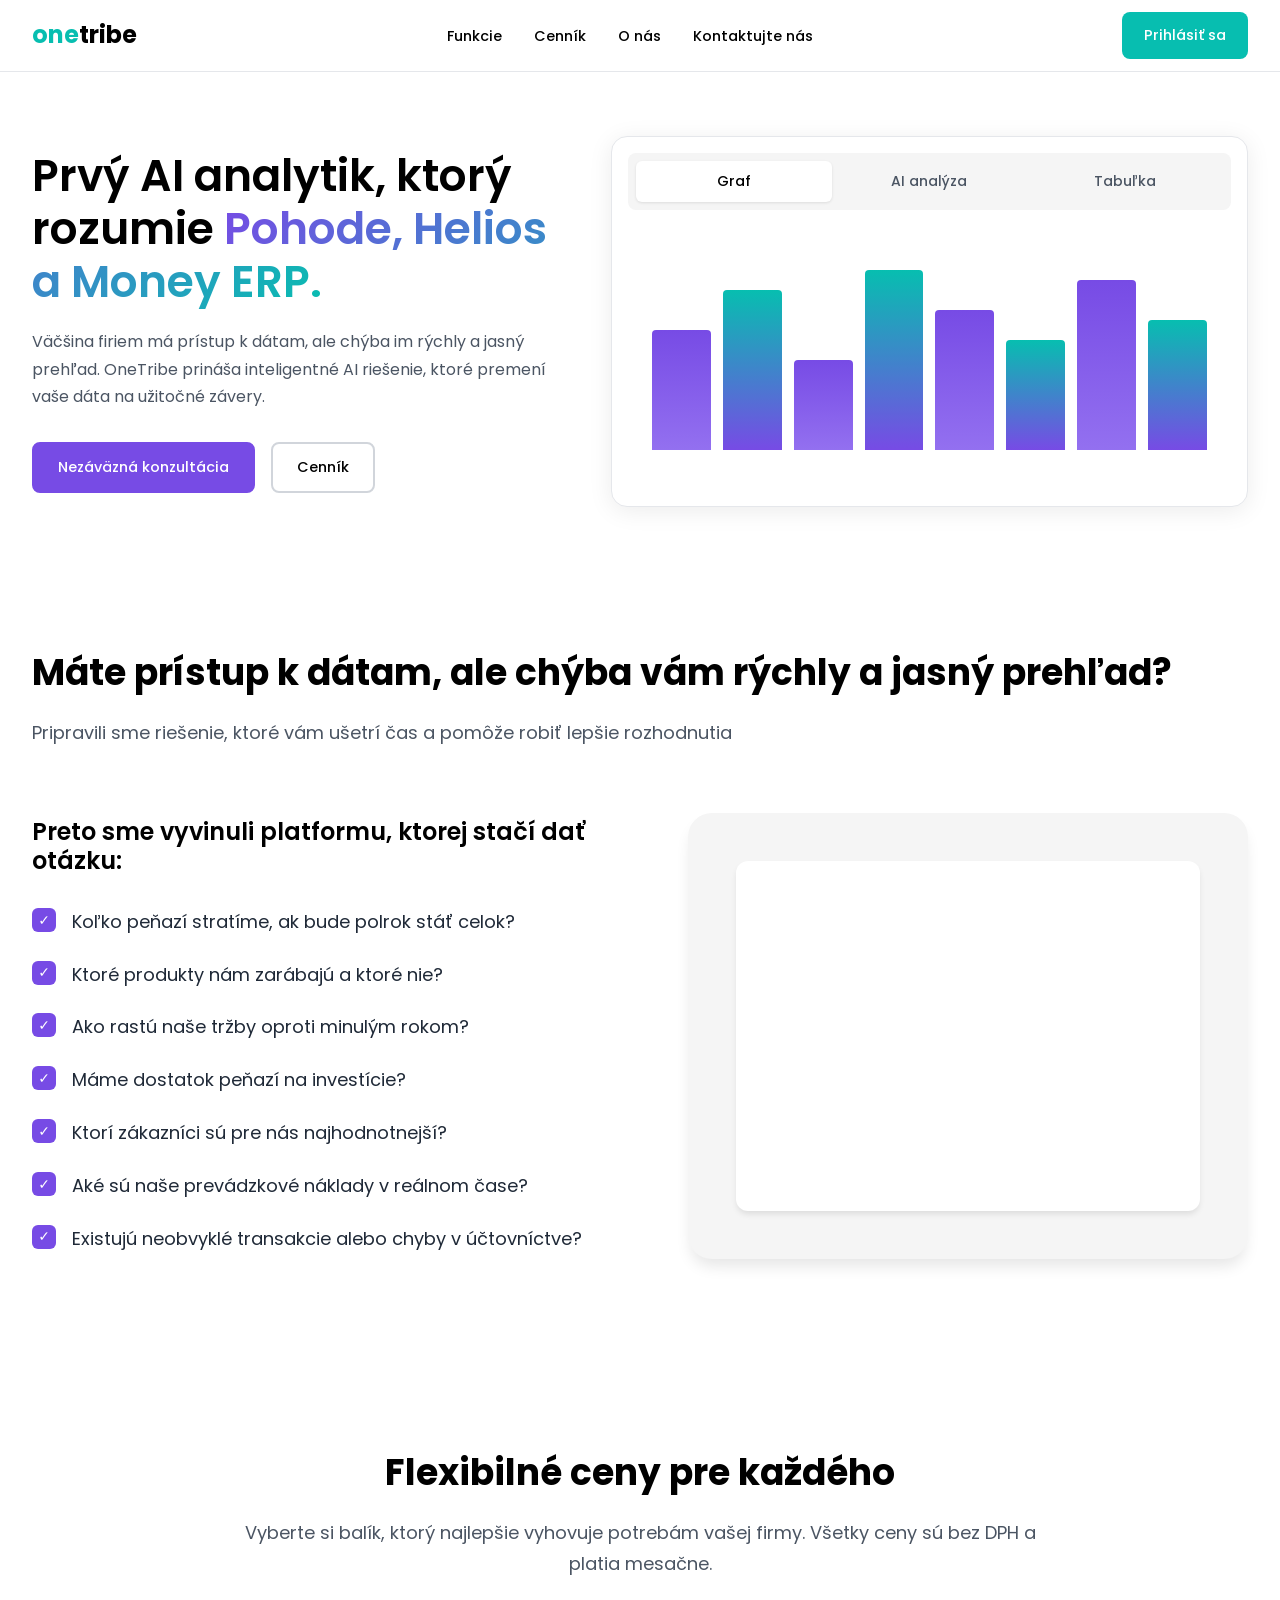
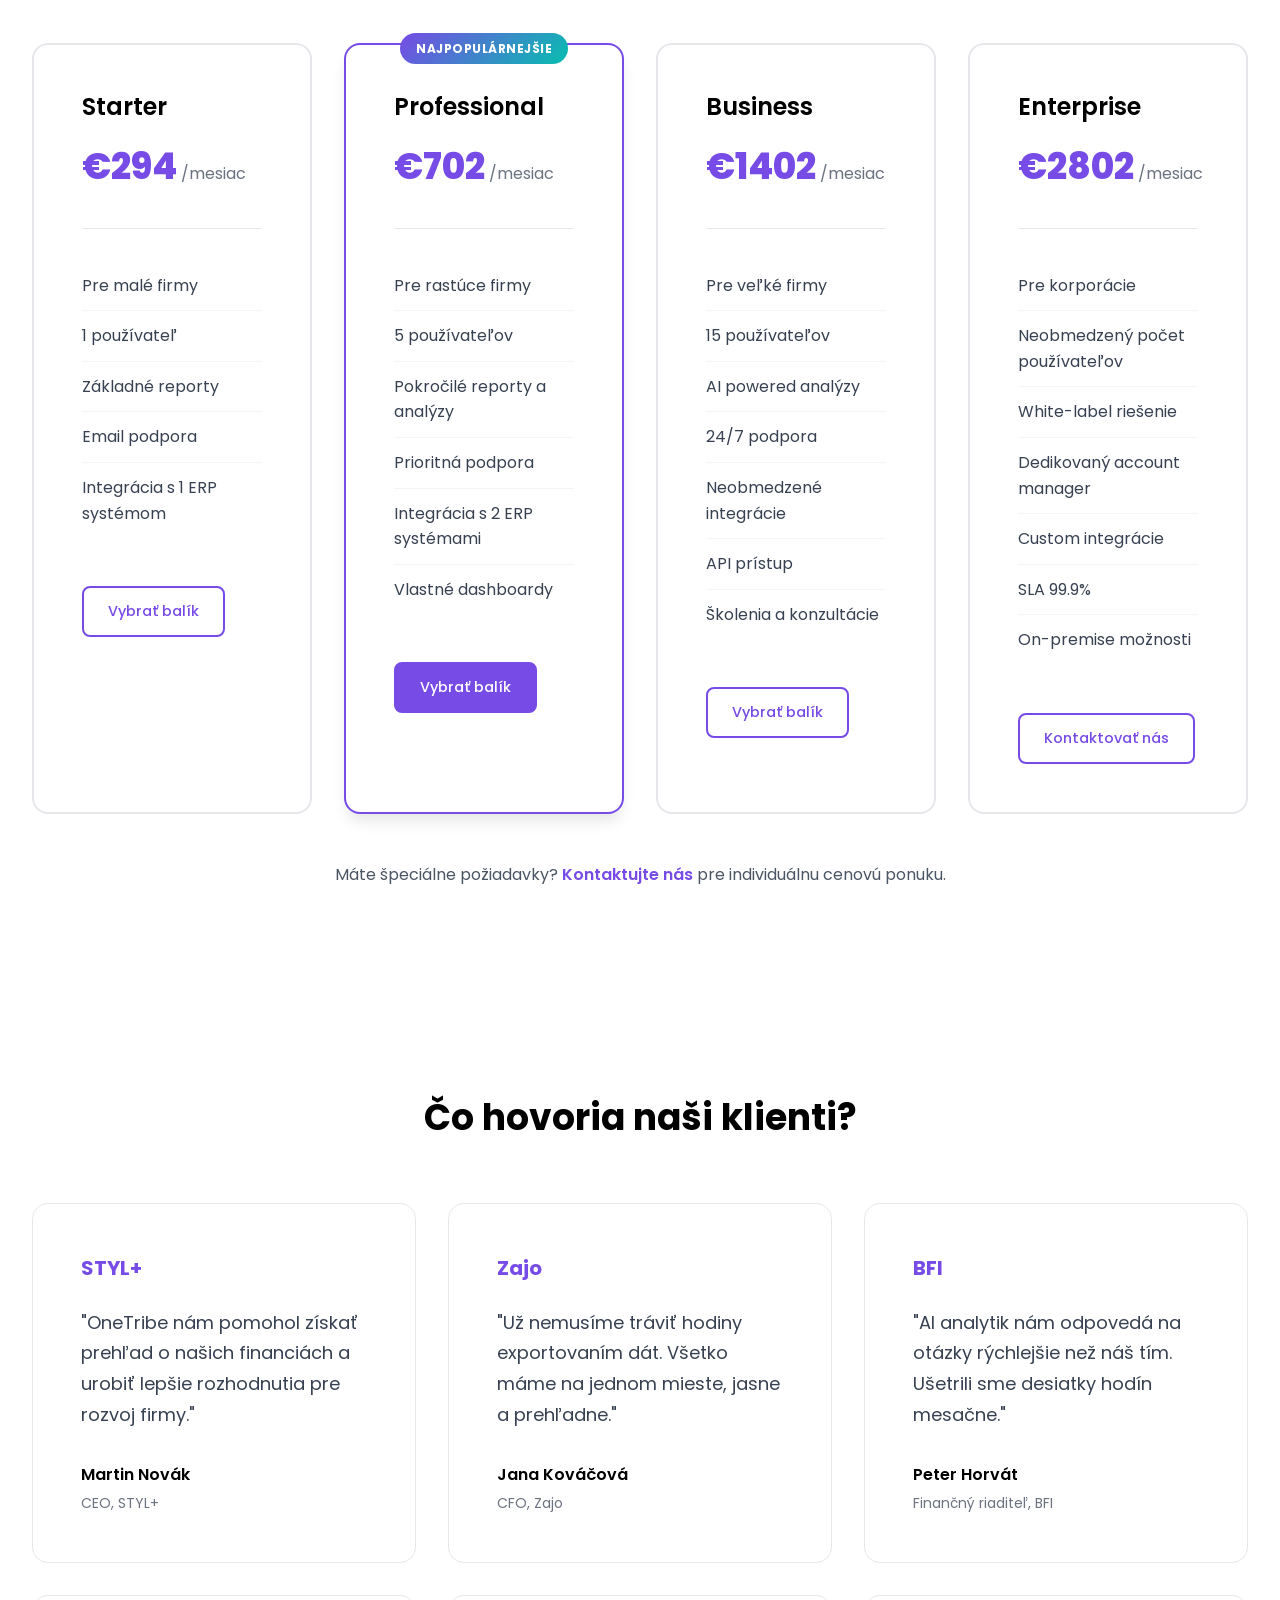
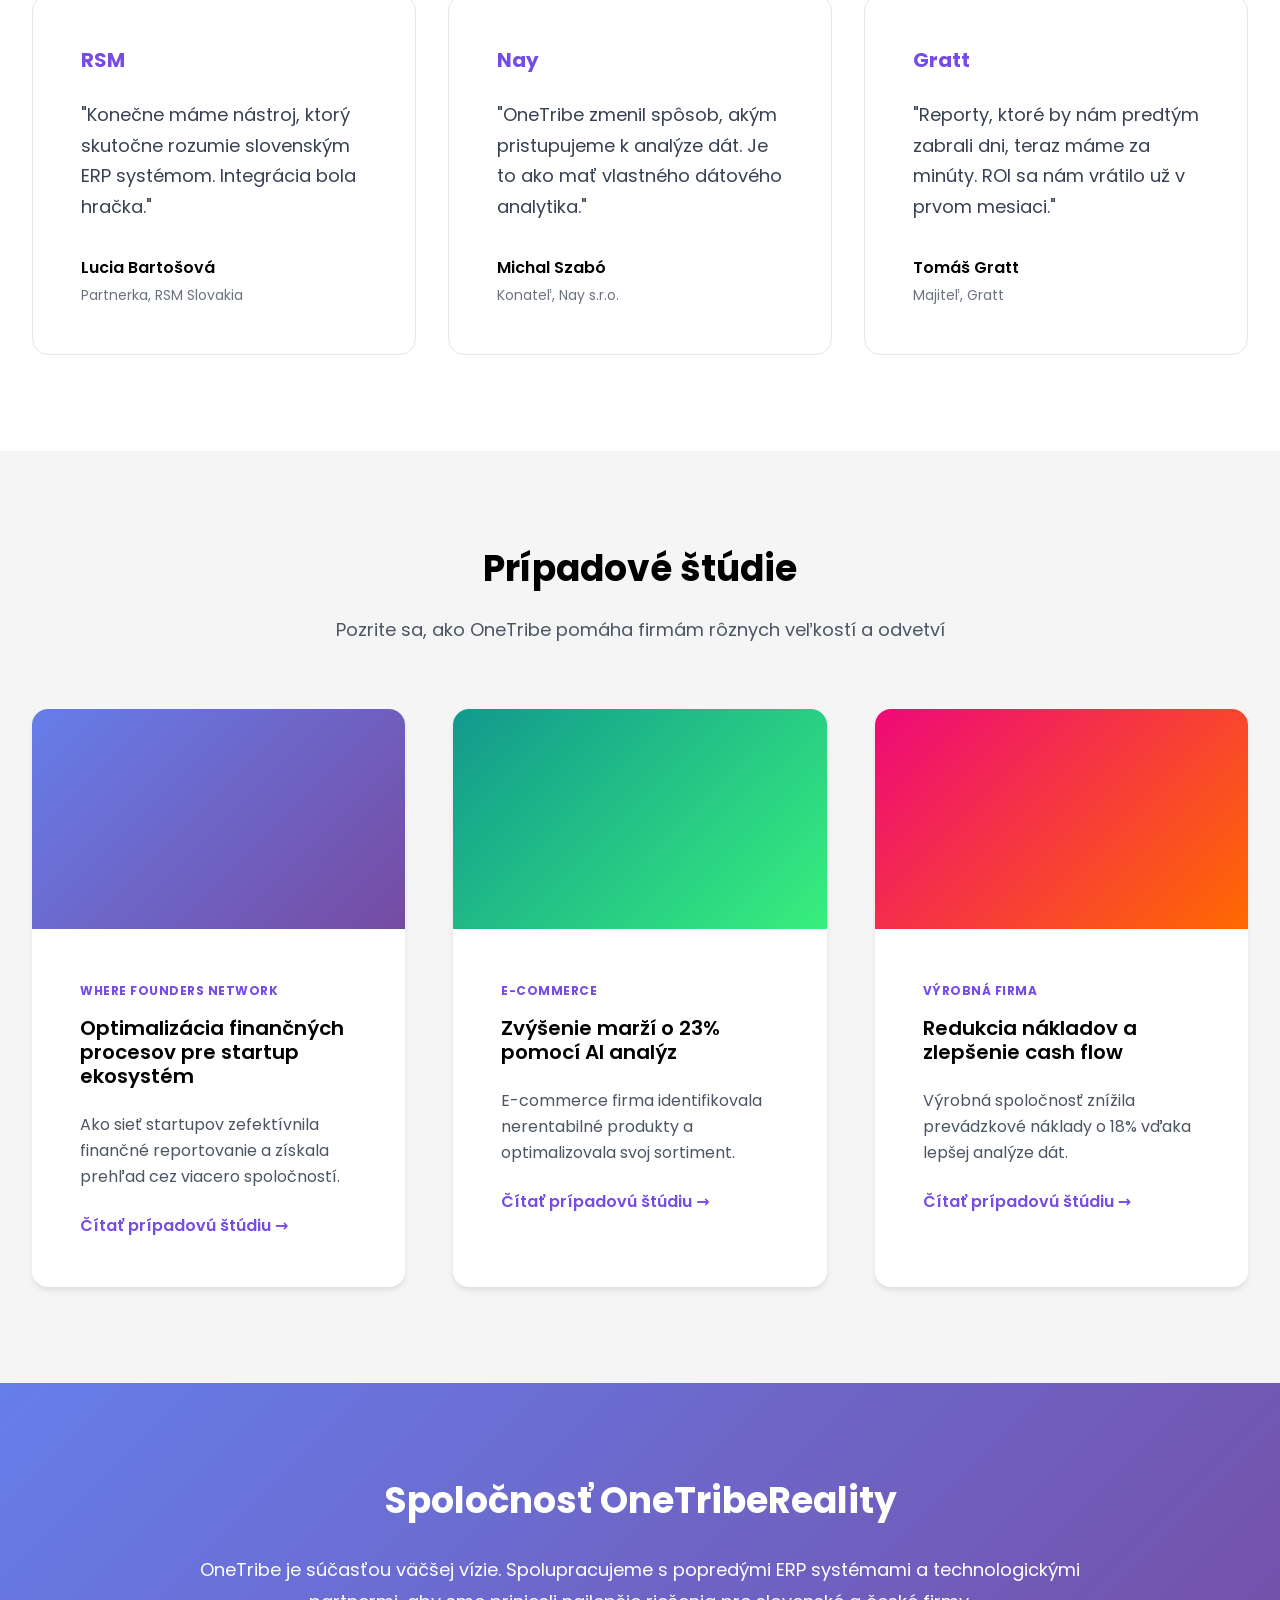
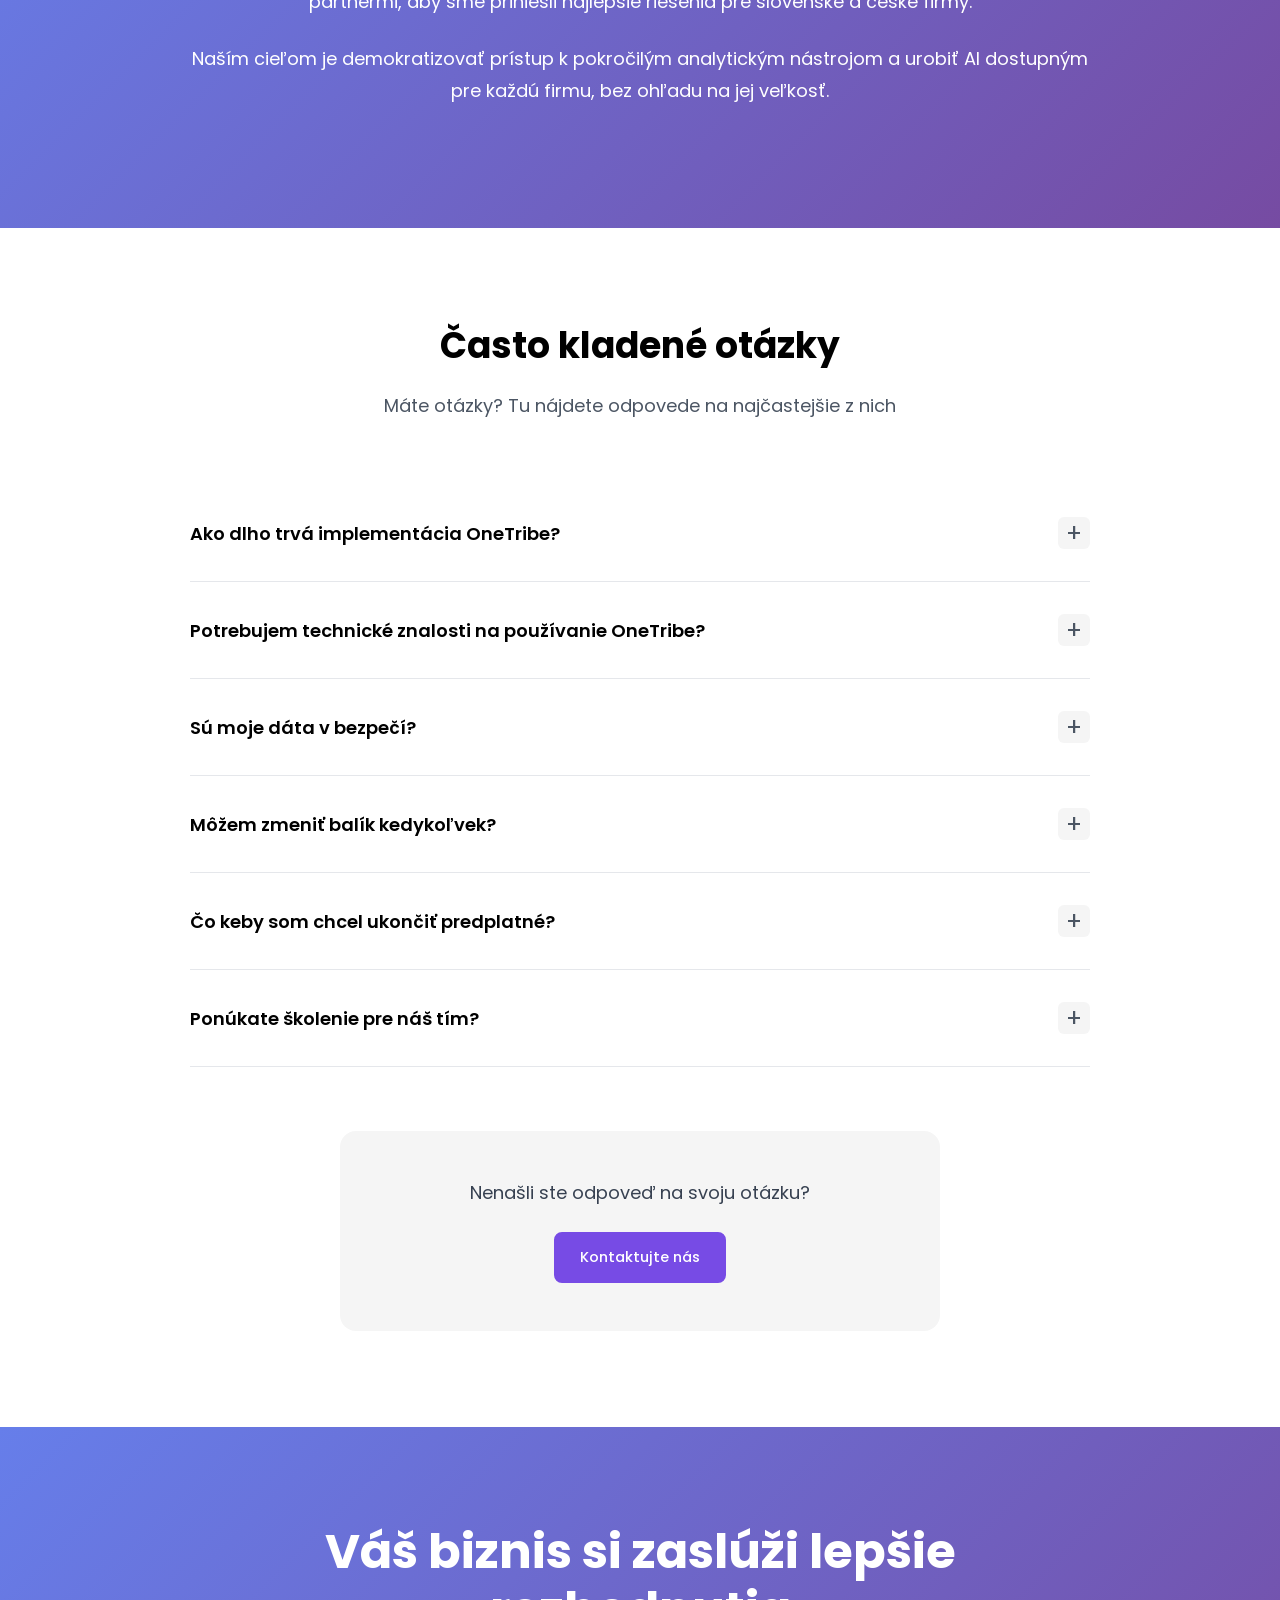
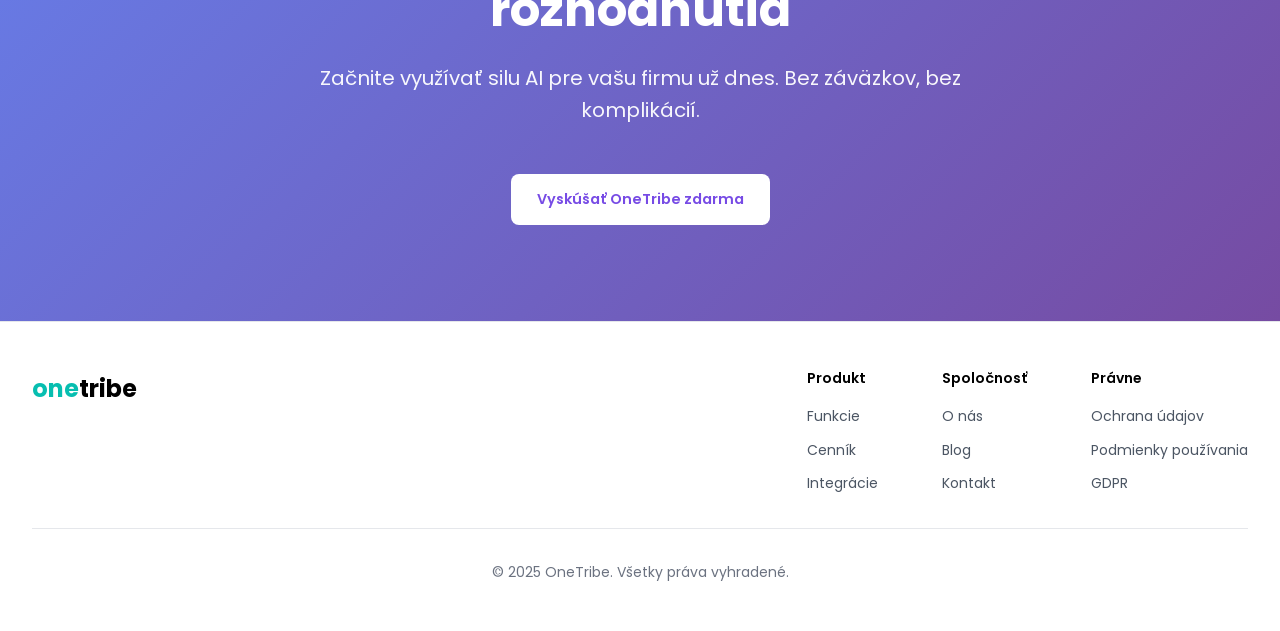
<file: index.html>
<!DOCTYPE html>
<html lang="sk">
<head>
    <meta charset="UTF-8">
    <meta name="viewport" content="width=device-width, initial-scale=1.0">
    <meta name="description" content="Prvý AI analytik, ktorý rozumie Pohoda, Heliosu a Money ERP.">
    <title>OneTribe - AI Analytik pre ERP systémy</title>

    <!-- Google Fonts -->
    <link rel="preconnect" href="https://fonts.googleapis.com">
    <link rel="preconnect" href="https://fonts.gstatic.com" crossorigin>
    <link href="https://fonts.googleapis.com/css2?family=Poppins:wght@400;500;600;700;800&display=swap" rel="stylesheet">

    <link rel="stylesheet" href="css/styles.css">
</head>
<body>
    <!-- Header -->
    <header class="header">
        <nav class="nav container">
            <div class="nav__logo">
                <a href="/" class="logo"><span class="logo-green">one</span>tribe</a>
            </div>

            <ul class="nav__menu">
                <li><a href="#funkcie" class="nav__link">Funkcie</a></li>
                <li><a href="#cenik" class="nav__link">Cenník</a></li>
                <li><a href="#onas" class="nav__link">O nás</a></li>
                <li><a href="#kontakt" class="nav__link">Kontaktujte nás</a></li>
            </ul>

            <div class="nav__actions">
                <a href="#" class="btn btn--green">Prihlásiť sa</a>
            </div>

            <button class="nav__toggle" aria-label="Toggle menu">
                <span></span>
                <span></span>
                <span></span>
            </button>
        </nav>
    </header>

    <!-- Hero Section -->
    <section class="hero">
        <div class="container">
            <div class="hero__content">
                <h1 class="hero__title">
                    Prvý AI analytik, ktorý rozumie <span class="highlight">Pohode, Helios a Money ERP.</span>
                </h1>
                <p class="hero__subtitle">
                    Väčšina firiem má prístup k dátam, ale chýba im rýchly a jasný prehľad. OneTribe prináša inteligentné AI riešenie, ktoré premení vaše dáta na užitočné závery.
                </p>
                <div class="hero__cta">
                    <a href="#kontakt" class="btn btn--primary">Nezáväzná konzultácia</a>
                    <a href="#cenik" class="btn btn--outline">Cenník</a>
                </div>
            </div>

            <div class="hero__visual">
                <div class="dashboard-mockup">
                    <div class="mockup-tabs">
                        <button class="mockup-tab active">Graf</button>
                        <button class="mockup-tab">AI analýza</button>
                        <button class="mockup-tab">Tabuľka</button>
                    </div>
                    <div class="mockup-content">
                        <div class="mockup-chart">
                            <!-- Chart bars visualization -->
                            <div class="chart-bars">
                                <div class="chart-bar" style="--height: 60%"></div>
                                <div class="chart-bar" style="--height: 80%"></div>
                                <div class="chart-bar" style="--height: 45%"></div>
                                <div class="chart-bar" style="--height: 90%"></div>
                                <div class="chart-bar" style="--height: 70%"></div>
                                <div class="chart-bar" style="--height: 55%"></div>
                                <div class="chart-bar" style="--height: 85%"></div>
                                <div class="chart-bar" style="--height: 65%"></div>
                            </div>
                        </div>
                    </div>
                </div>
            </div>
        </div>
    </section>

    <!-- Features Section -->
    <section class="features section">
        <div class="container">
            <div class="section__header">
                <h2 class="section__title">
                    Máte prístup k dátam, ale chýba vám rýchly a jasný prehľad?
                </h2>
                <p class="section__subtitle">
                    Pripravili sme riešenie, ktoré vám ušetrí čas a pomôže robiť lepšie rozhodnutia
                </p>
            </div>

            <div class="features__grid">
                <div class="features__content">
                    <h3 class="features__heading">Preto sme vyvinuli platformu, ktorej stačí dať otázku:</h3>
                    <ul class="features__list">
                        <li class="feature-item">
                            <span class="feature-icon">✓</span>
                            <span>Koľko peňazí stratíme, ak bude polrok stáť celok?</span>
                        </li>
                        <li class="feature-item">
                            <span class="feature-icon">✓</span>
                            <span>Ktoré produkty nám zarábajú a ktoré nie?</span>
                        </li>
                        <li class="feature-item">
                            <span class="feature-icon">✓</span>
                            <span>Ako rastú naše tržby oproti minulým rokom?</span>
                        </li>
                        <li class="feature-item">
                            <span class="feature-icon">✓</span>
                            <span>Máme dostatok peňazí na investície?</span>
                        </li>
                        <li class="feature-item">
                            <span class="feature-icon">✓</span>
                            <span>Ktorí zákazníci sú pre nás najhodnotnejší?</span>
                        </li>
                        <li class="feature-item">
                            <span class="feature-icon">✓</span>
                            <span>Aké sú naše prevádzkové náklady v reálnom čase?</span>
                        </li>
                        <li class="feature-item">
                            <span class="feature-icon">✓</span>
                            <span>Existujú neobvyklé transakcie alebo chyby v účtovníctve?</span>
                        </li>
                    </ul>
                </div>

                <div class="features__visual">
                    <div class="feature-mockup">
                        <!-- Data table mockup would go here -->
                        <div class="mockup-table"></div>
                    </div>
                </div>
            </div>
        </div>
    </section>

    <!-- Pricing Section -->
    <section id="cenik" class="pricing section">
        <div class="container">
            <div class="section__header center">
                <h2 class="section__title">Flexibilné ceny pre každého</h2>
                <p class="section__subtitle">
                    Vyberte si balík, ktorý najlepšie vyhovuje potrebám vašej firmy. Všetky ceny sú bez DPH a platia mesačne.
                </p>
            </div>

            <div class="pricing__grid">
                <!-- Starter Plan -->
                <div class="pricing-card">
                    <div class="pricing-card__header">
                        <h3 class="pricing-card__name">Starter</h3>
                        <div class="pricing-card__price">
                            <span class="price">€294</span>
                            <span class="period">/mesiac</span>
                        </div>
                    </div>
                    <ul class="pricing-card__features">
                        <li>Pre malé firmy</li>
                        <li>1 používateľ</li>
                        <li>Základné reporty</li>
                        <li>Email podpora</li>
                        <li>Integrácia s 1 ERP systémom</li>
                    </ul>
                    <a href="#kontakt" class="btn btn--outline-purple">Vybrať balík</a>
                </div>

                <!-- Professional Plan -->
                <div class="pricing-card pricing-card--featured">
                    <div class="pricing-card__badge">Najpopulárnejšie</div>
                    <div class="pricing-card__header">
                        <h3 class="pricing-card__name">Professional</h3>
                        <div class="pricing-card__price">
                            <span class="price">€702</span>
                            <span class="period">/mesiac</span>
                        </div>
                    </div>
                    <ul class="pricing-card__features">
                        <li>Pre rastúce firmy</li>
                        <li>5 používateľov</li>
                        <li>Pokročilé reporty a analýzy</li>
                        <li>Prioritná podpora</li>
                        <li>Integrácia s 2 ERP systémami</li>
                        <li>Vlastné dashboardy</li>
                    </ul>
                    <a href="#kontakt" class="btn btn--primary">Vybrať balík</a>
                </div>

                <!-- Business Plan -->
                <div class="pricing-card">
                    <div class="pricing-card__header">
                        <h3 class="pricing-card__name">Business</h3>
                        <div class="pricing-card__price">
                            <span class="price">€1402</span>
                            <span class="period">/mesiac</span>
                        </div>
                    </div>
                    <ul class="pricing-card__features">
                        <li>Pre veľké firmy</li>
                        <li>15 používateľov</li>
                        <li>AI powered analýzy</li>
                        <li>24/7 podpora</li>
                        <li>Neobmedzené integrácie</li>
                        <li>API prístup</li>
                        <li>Školenia a konzultácie</li>
                    </ul>
                    <a href="#kontakt" class="btn btn--outline-purple">Vybrať balík</a>
                </div>

                <!-- Enterprise Plan -->
                <div class="pricing-card">
                    <div class="pricing-card__header">
                        <h3 class="pricing-card__name">Enterprise</h3>
                        <div class="pricing-card__price">
                            <span class="price">€2802</span>
                            <span class="period">/mesiac</span>
                        </div>
                    </div>
                    <ul class="pricing-card__features">
                        <li>Pre korporácie</li>
                        <li>Neobmedzený počet používateľov</li>
                        <li>White-label riešenie</li>
                        <li>Dedikovaný account manager</li>
                        <li>Custom integrácie</li>
                        <li>SLA 99.9%</li>
                        <li>On-premise možnosti</li>
                    </ul>
                    <a href="#kontakt" class="btn btn--outline-purple">Kontaktovať nás</a>
                </div>
            </div>

            <div class="pricing__note">
                <p>Máte špeciálne požiadavky? <a href="#kontakt">Kontaktujte nás</a> pre individuálnu cenovú ponuku.</p>
            </div>
        </div>
    </section>

    <!-- Testimonials Section -->
    <section class="testimonials section">
        <div class="container">
            <div class="section__header center">
                <h2 class="section__title">Čo hovoria naši klienti?</h2>
            </div>

            <div class="testimonials__grid">
                <div class="testimonial-card">
                    <div class="testimonial-card__logo">STYL+</div>
                    <p class="testimonial-card__text">
                        "OneTribe nám pomohol získať prehľad o našich financiách a urobiť lepšie rozhodnutia pre rozvoj firmy."
                    </p>
                    <div class="testimonial-card__author">
                        <strong>Martin Novák</strong>
                        <span>CEO, STYL+</span>
                    </div>
                </div>

                <div class="testimonial-card">
                    <div class="testimonial-card__logo">Zajo</div>
                    <p class="testimonial-card__text">
                        "Už nemusíme tráviť hodiny exportovaním dát. Všetko máme na jednom mieste, jasne a prehľadne."
                    </p>
                    <div class="testimonial-card__author">
                        <strong>Jana Kováčová</strong>
                        <span>CFO, Zajo</span>
                    </div>
                </div>

                <div class="testimonial-card">
                    <div class="testimonial-card__logo">BFI</div>
                    <p class="testimonial-card__text">
                        "AI analytik nám odpovedá na otázky rýchlejšie než náš tím. Ušetrili sme desiatky hodín mesačne."
                    </p>
                    <div class="testimonial-card__author">
                        <strong>Peter Horvát</strong>
                        <span>Finančný riaditeľ, BFI</span>
                    </div>
                </div>

                <div class="testimonial-card">
                    <div class="testimonial-card__logo">RSM</div>
                    <p class="testimonial-card__text">
                        "Konečne máme nástroj, ktorý skutočne rozumie slovenským ERP systémom. Integrácia bola hračka."
                    </p>
                    <div class="testimonial-card__author">
                        <strong>Lucia Bartošová</strong>
                        <span>Partnerka, RSM Slovakia</span>
                    </div>
                </div>

                <div class="testimonial-card">
                    <div class="testimonial-card__logo">Nay</div>
                    <p class="testimonial-card__text">
                        "OneTribe zmenil spôsob, akým pristupujeme k analýze dát. Je to ako mať vlastného dátového analytika."
                    </p>
                    <div class="testimonial-card__author">
                        <strong>Michal Szabó</strong>
                        <span>Konateľ, Nay s.r.o.</span>
                    </div>
                </div>

                <div class="testimonial-card">
                    <div class="testimonial-card__logo">Gratt</div>
                    <p class="testimonial-card__text">
                        "Reporty, ktoré by nám predtým zabrali dni, teraz máme za minúty. ROI sa nám vrátilo už v prvom mesiaci."
                    </p>
                    <div class="testimonial-card__author">
                        <strong>Tomáš Gratt</strong>
                        <span>Majiteľ, Gratt</span>
                    </div>
                </div>
            </div>
        </div>
    </section>

    <!-- Case Studies Section -->
    <section class="case-studies section section--gray">
        <div class="container">
            <div class="section__header center">
                <h2 class="section__title">Prípadové štúdie</h2>
                <p class="section__subtitle">
                    Pozrite sa, ako OneTribe pomáha firmám rôznych veľkostí a odvetví
                </p>
            </div>

            <div class="case-studies__grid">
                <article class="case-card">
                    <div class="case-card__image">
                        <div class="case-image-placeholder" style="background: linear-gradient(135deg, #667eea 0%, #764ba2 100%);"></div>
                    </div>
                    <div class="case-card__content">
                        <span class="case-card__tag">WHERE FOUNDERS NETWORK</span>
                        <h3 class="case-card__title">Optimalizácia finančných procesov pre startup ekosystém</h3>
                        <p class="case-card__excerpt">
                            Ako sieť startupov zefektívnila finančné reportovanie a získala prehľad cez viacero spoločností.
                        </p>
                        <a href="#" class="case-card__link">Čítať prípadovú štúdiu →</a>
                    </div>
                </article>

                <article class="case-card">
                    <div class="case-card__image">
                        <div class="case-image-placeholder" style="background: linear-gradient(135deg, #11998e 0%, #38ef7d 100%);"></div>
                    </div>
                    <div class="case-card__content">
                        <span class="case-card__tag">E-COMMERCE</span>
                        <h3 class="case-card__title">Zvýšenie marží o 23% pomocí AI analýz</h3>
                        <p class="case-card__excerpt">
                            E-commerce firma identifikovala nerentabilné produkty a optimalizovala svoj sortiment.
                        </p>
                        <a href="#" class="case-card__link">Čítať prípadovú štúdiu →</a>
                    </div>
                </article>

                <article class="case-card">
                    <div class="case-card__image">
                        <div class="case-image-placeholder" style="background: linear-gradient(135deg, #ee0979 0%, #ff6a00 100%);"></div>
                    </div>
                    <div class="case-card__content">
                        <span class="case-card__tag">VÝROBNÁ FIRMA</span>
                        <h3 class="case-card__title">Redukcia nákladov a zlepšenie cash flow</h3>
                        <p class="case-card__excerpt">
                            Výrobná spoločnosť znížila prevádzkové náklady o 18% vďaka lepšej analýze dát.
                        </p>
                        <a href="#" class="case-card__link">Čítať prípadovú štúdiu →</a>
                    </div>
                </article>
            </div>
        </div>
    </section>

    <!-- Partnership Section -->
    <section class="partnership section section--purple">
        <div class="container">
            <div class="partnership__content">
                <h2 class="partnership__title">Spoločnosť OneTribeReality</h2>
                <div class="partnership__text">
                    <p>OneTribe je súčasťou väčšej vízie. Spolupracujeme s popredými ERP systémami a technologickými partnermi, aby sme priniesli najlepšie riešenia pre slovenské a české firmy.</p>
                    <p>Naším cieľom je demokratizovať prístup k pokročilým analytickým nástrojom a urobiť AI dostupným pre každú firmu, bez ohľadu na jej veľkosť.</p>
                </div>
            </div>
        </div>
    </section>

    <!-- FAQ Section -->
    <section class="faq section">
        <div class="container">
            <div class="section__header center">
                <h2 class="section__title">Často kladené otázky</h2>
                <p class="section__subtitle">Máte otázky? Tu nájdete odpovede na najčastejšie z nich</p>
            </div>

            <div class="faq__list">
                <div class="faq-item">
                    <button class="faq-item__question">
                        <span>Ako dlho trvá implementácia OneTribe?</span>
                        <span class="faq-item__icon">+</span>
                    </button>
                    <div class="faq-item__answer">
                        <p>Implementácia OneTribe zvyčajne trvá 2-5 pracovných dní. Záleží na komplexnosti vášho ERP systému a počte integrácií. Náš tím vás prevedie celým procesom a zabezpečí hladký prechod.</p>
                    </div>
                </div>

                <div class="faq-item">
                    <button class="faq-item__question">
                        <span>Potrebujem technické znalosti na používanie OneTribe?</span>
                        <span class="faq-item__icon">+</span>
                    </button>
                    <div class="faq-item__answer">
                        <p>Nie, OneTribe je navrhnutý tak, aby bol intuitívny a jednoduchý. Stačí položiť otázku v prirodzenom jazyku a AI analytik vám odpovie. Nepotrebujete žiadne špeciálne technické znalosti.</p>
                    </div>
                </div>

                <div class="faq-item">
                    <button class="faq-item__question">
                        <span>Sú moje dáta v bezpečí?</span>
                        <span class="faq-item__icon">+</span>
                    </button>
                    <div class="faq-item__answer">
                        <p>Áno, bezpečnosť je našou prioritou. Všetky dáta sú šifrované (AES-256), uložené v EÚ a splňajú GDPR. Máme certifikáciu ISO 27001 a pravidelne prechádzame bezpečnostnými auditmi.</p>
                    </div>
                </div>

                <div class="faq-item">
                    <button class="faq-item__question">
                        <span>Môžem zmeniť balík kedykoľvek?</span>
                        <span class="faq-item__icon">+</span>
                    </button>
                    <div class="faq-item__answer">
                        <p>Samozrejme! Môžete kedykoľvek upgradovať alebo downgradovať svoj balík. Zmeny sa prejavia od ďalšieho fakturačného obdobia a nebude účtovaný žiadny poplatok za zmenu.</p>
                    </div>
                </div>

                <div class="faq-item">
                    <button class="faq-item__question">
                        <span>Čo keby som chcel ukončiť predplatné?</span>
                        <span class="faq-item__icon">+</span>
                    </button>
                    <div class="faq-item__answer">
                        <p>Predplatné môžete zrušiť kedykoľvek bez výpovednej lehoty. Prístup k službe máte až do konca zaplatného obdobia. Vaše dáta vám poskytneme v štandardnom formáte na stiahnutie.</p>
                    </div>
                </div>

                <div class="faq-item">
                    <button class="faq-item__question">
                        <span>Ponúkate školenie pre náš tím?</span>
                        <span class="faq-item__icon">+</span>
                    </button>
                    <div class="faq-item__answer">
                        <p>Áno, všetky balíky od Professional vyššie obsahujú úvodné školenie. Pre väčšie tímy ponúkame aj rozšírené školenia a workshopy prispôsobené vašim potrebám.</p>
                    </div>
                </div>
            </div>

            <div class="faq__cta">
                <p>Nenašli ste odpoveď na svoju otázku?</p>
                <a href="#kontakt" class="btn btn--primary">Kontaktujte nás</a>
            </div>
        </div>
    </section>

    <!-- Final CTA Section -->
    <section class="cta-final section section--purple">
        <div class="container">
            <div class="cta-final__content">
                <h2 class="cta-final__title">
                    Váš biznis si zaslúži lepšie rozhodnutia
                </h2>
                <p class="cta-final__text">
                    Začnite využívať silu AI pre vašu firmu už dnes. Bez záväzkov, bez komplikácií.
                </p>
                <a href="#kontakt" class="btn btn--white">Vyskúšať OneTribe zdarma</a>
            </div>
        </div>
    </section>

    <!-- Footer -->
    <footer class="footer">
        <div class="container">
            <div class="footer__top">
                <div class="footer__brand">
                    <a href="/" class="logo"><span class="logo-green">one</span>tribe</a>
                </div>

                <div class="footer__links">
                    <div class="footer__column">
                        <h4>Produkt</h4>
                        <ul>
                            <li><a href="#funkcie">Funkcie</a></li>
                            <li><a href="#cenik">Cenník</a></li>
                            <li><a href="#">Integrácie</a></li>
                        </ul>
                    </div>

                    <div class="footer__column">
                        <h4>Spoločnosť</h4>
                        <ul>
                            <li><a href="#onas">O nás</a></li>
                            <li><a href="#">Blog</a></li>
                            <li><a href="#kontakt">Kontakt</a></li>
                        </ul>
                    </div>

                    <div class="footer__column">
                        <h4>Právne</h4>
                        <ul>
                            <li><a href="#">Ochrana údajov</a></li>
                            <li><a href="#">Podmienky používania</a></li>
                            <li><a href="#">GDPR</a></li>
                        </ul>
                    </div>
                </div>
            </div>

            <div class="footer__bottom">
                <p class="footer__copyright">&copy; 2025 OneTribe. Všetky práva vyhradené.</p>
            </div>
        </div>
    </footer>

    <script src="js/main.js"></script>
</body>
</html>
</file>
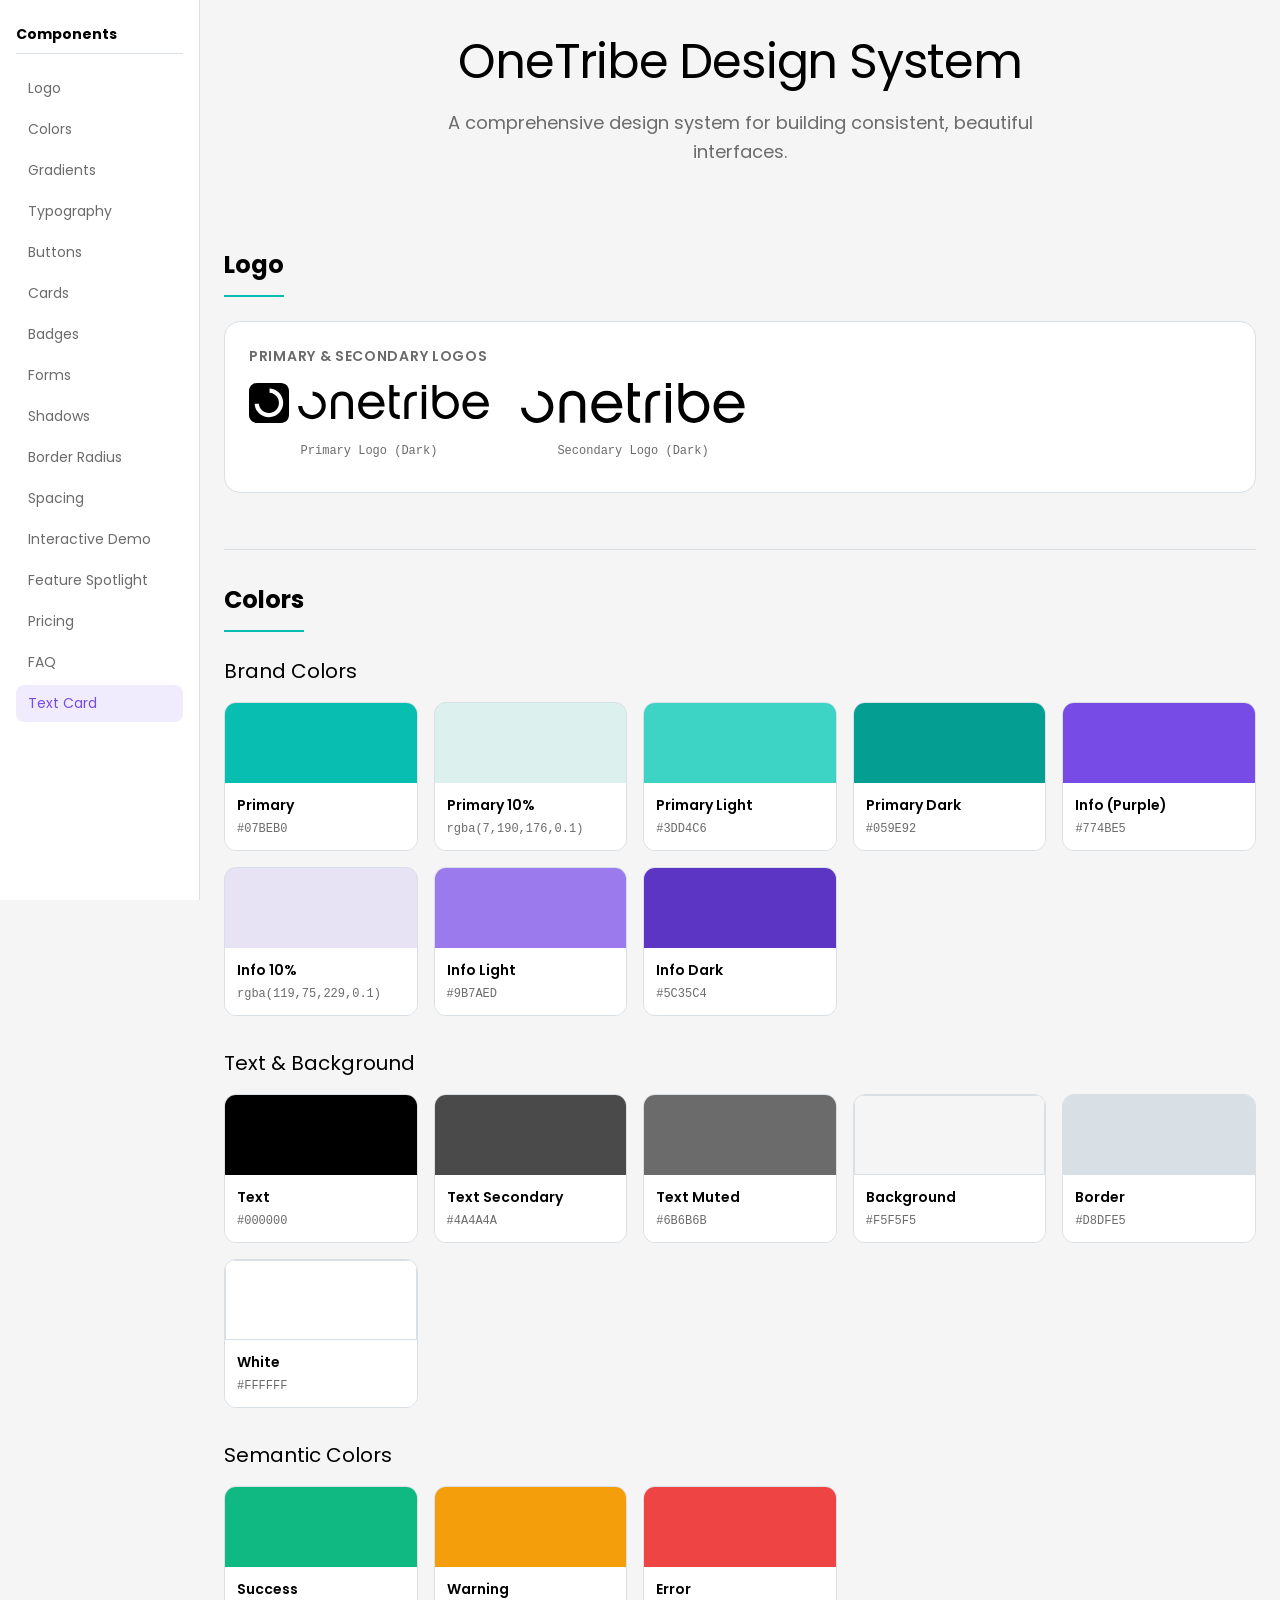
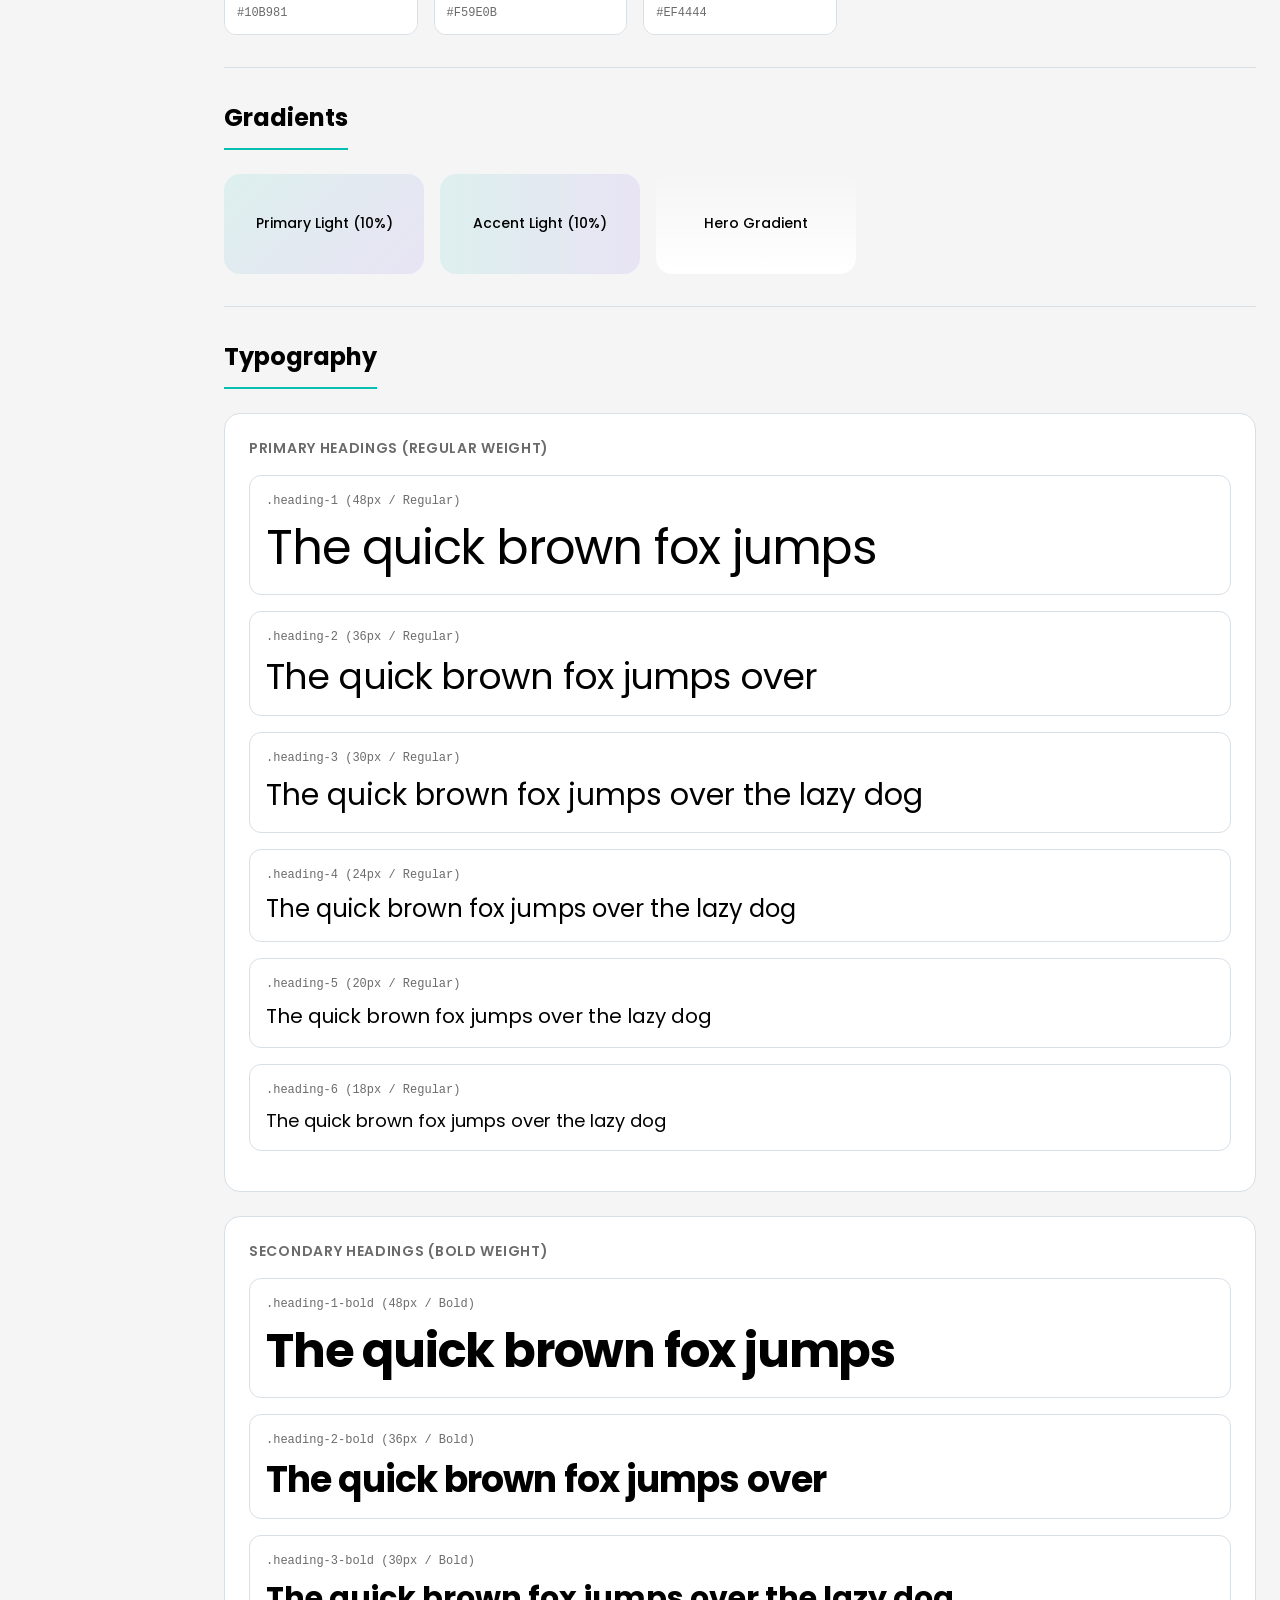
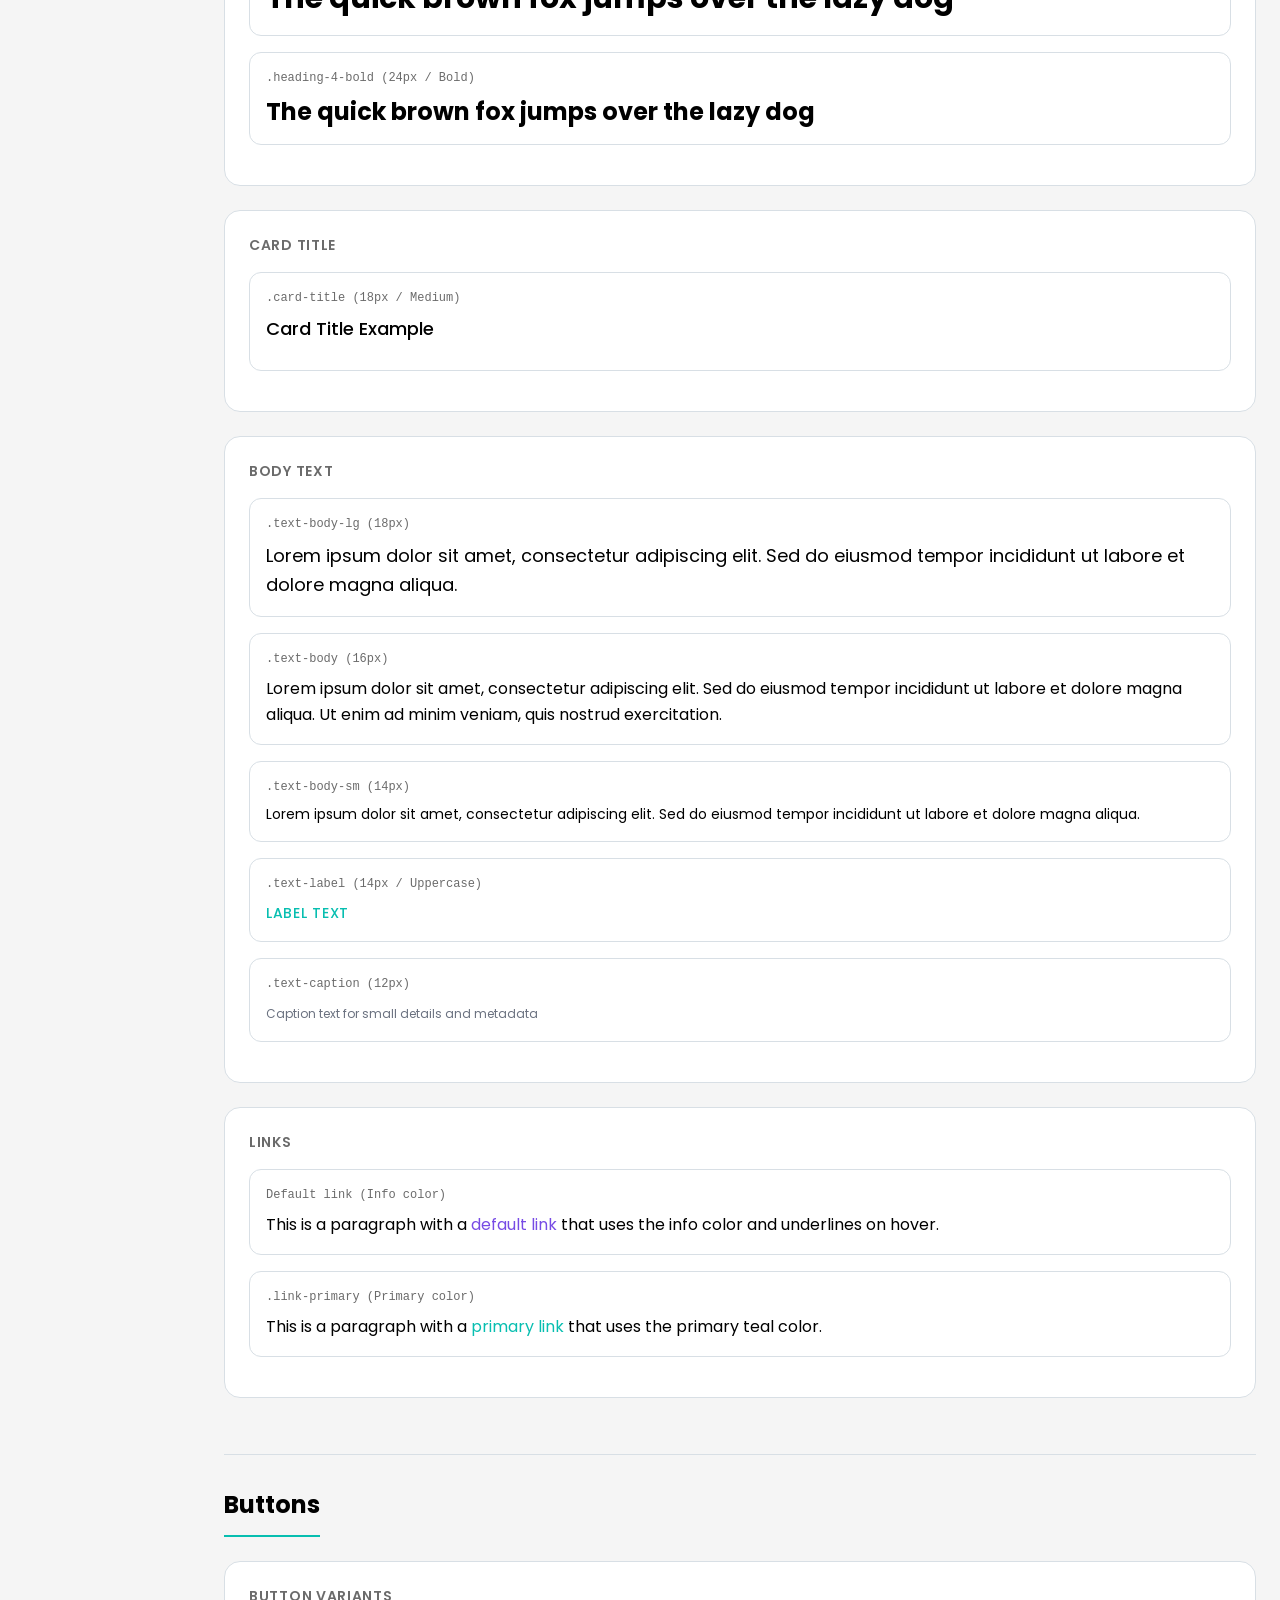
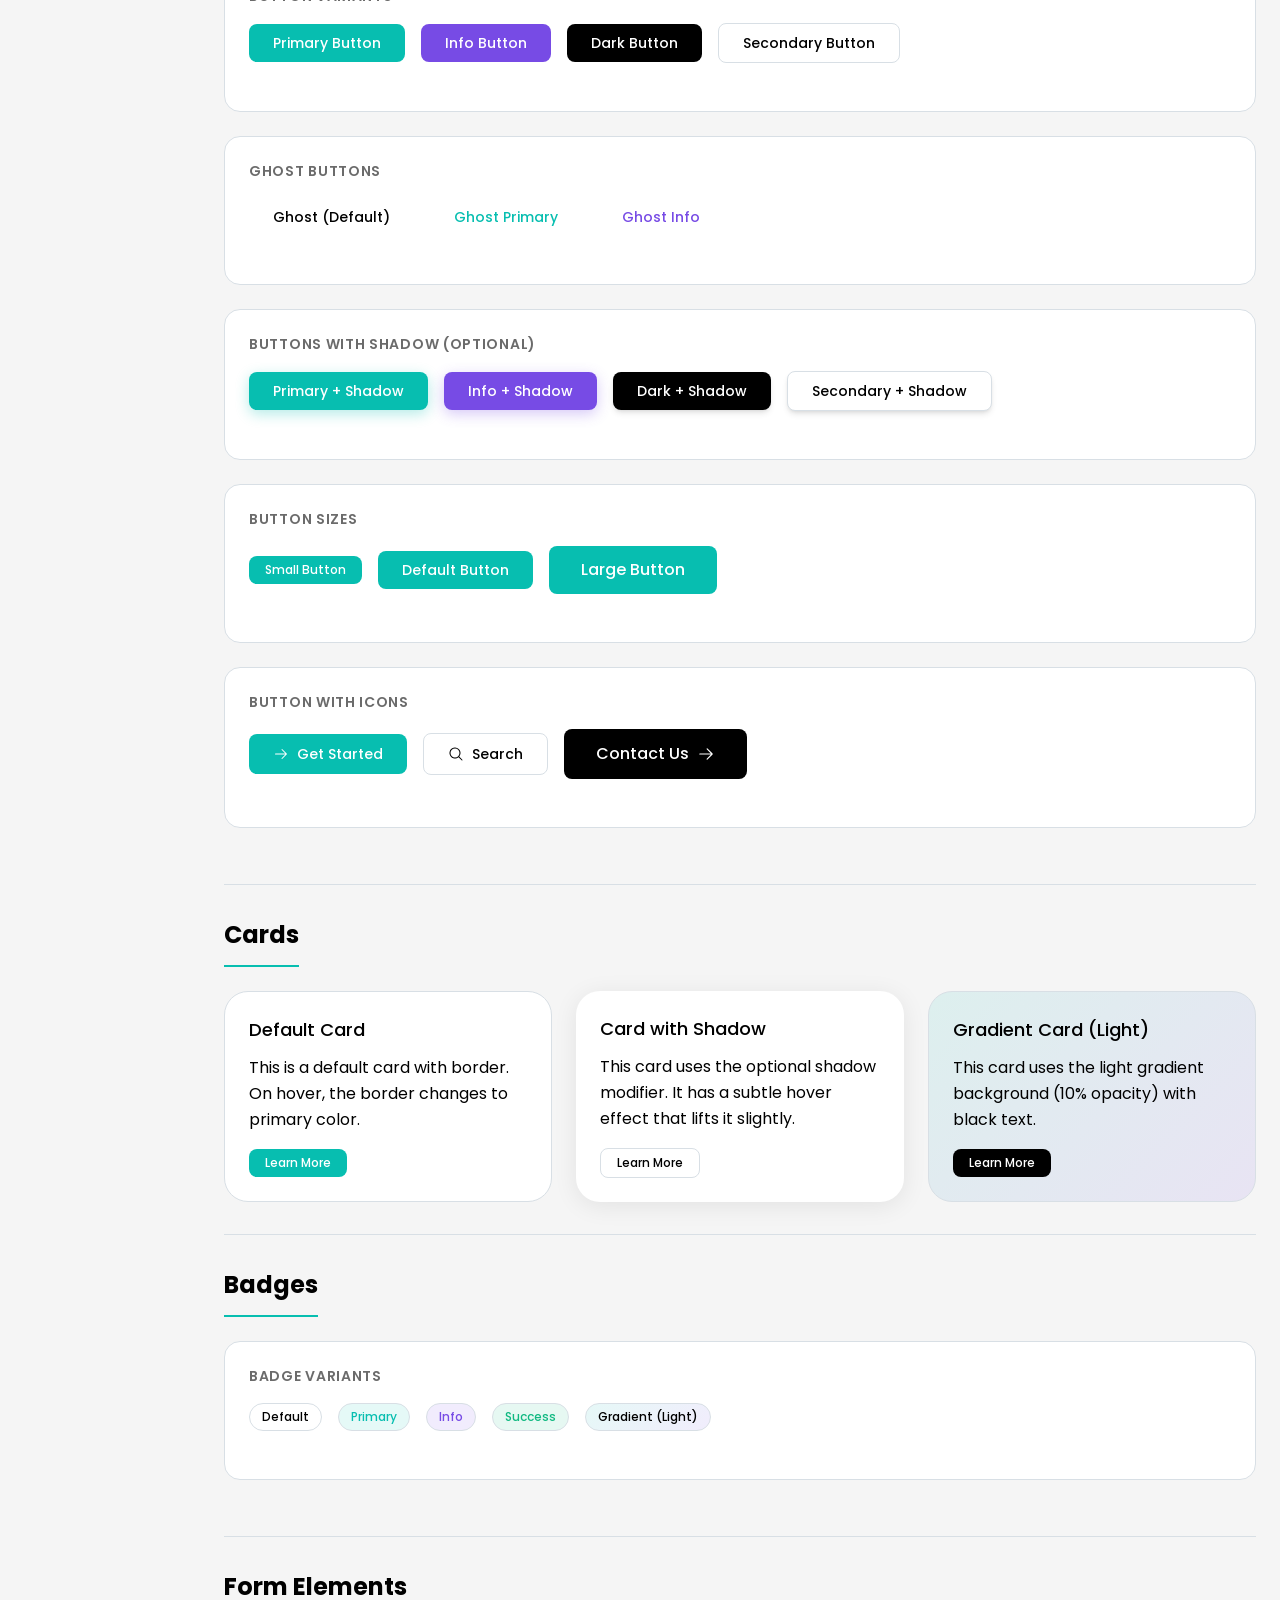
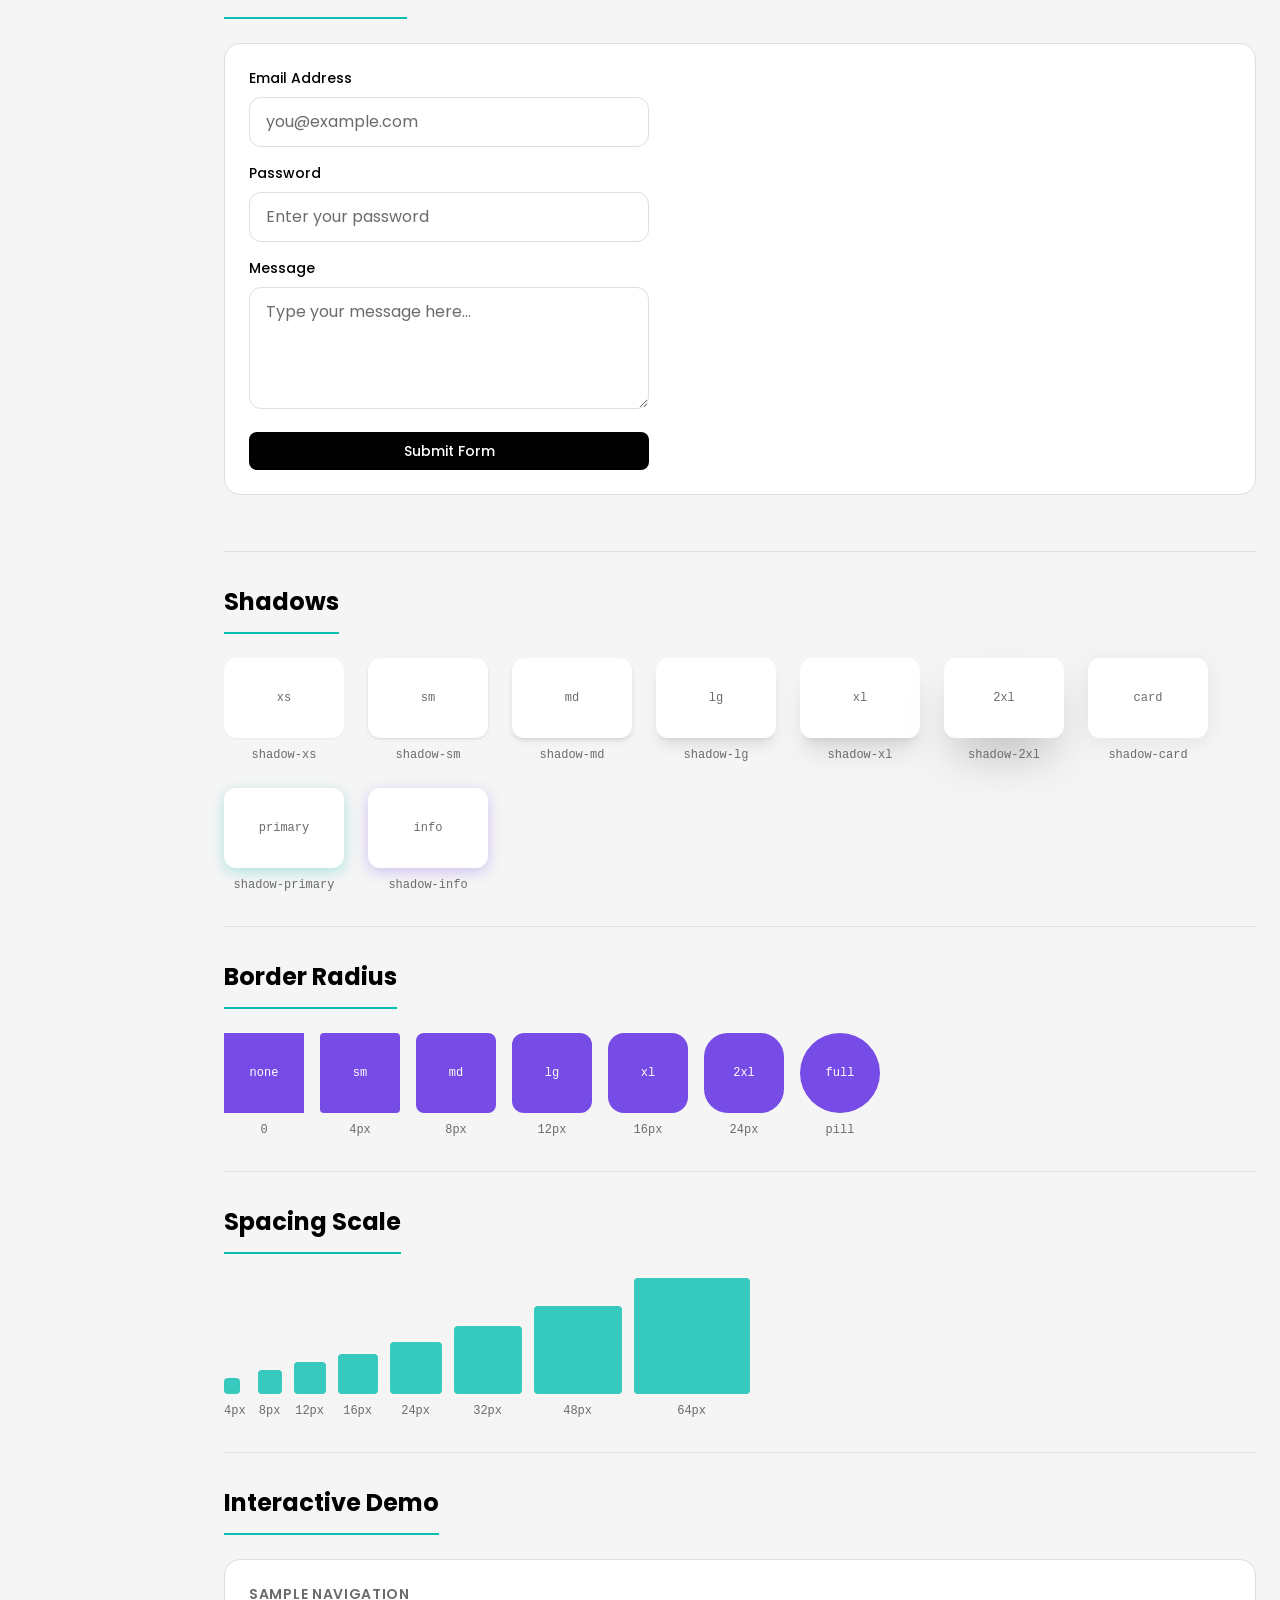
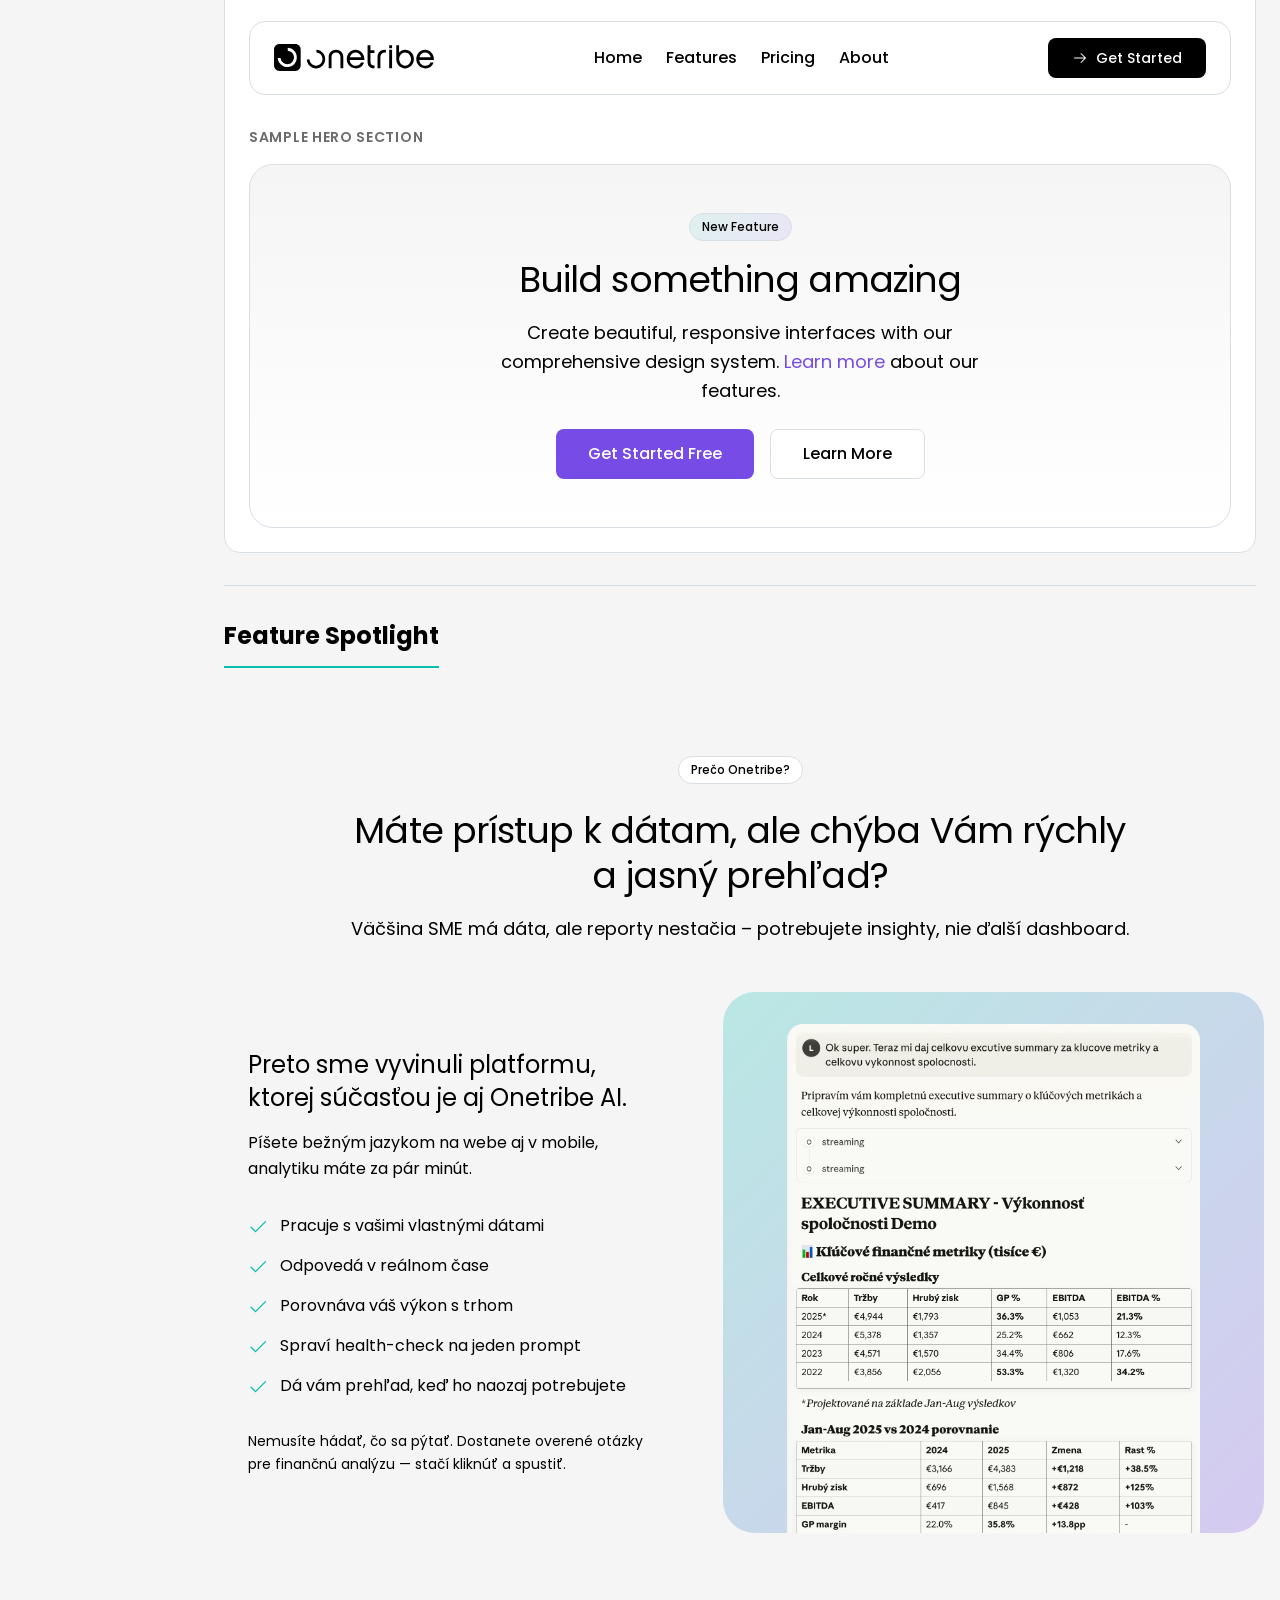
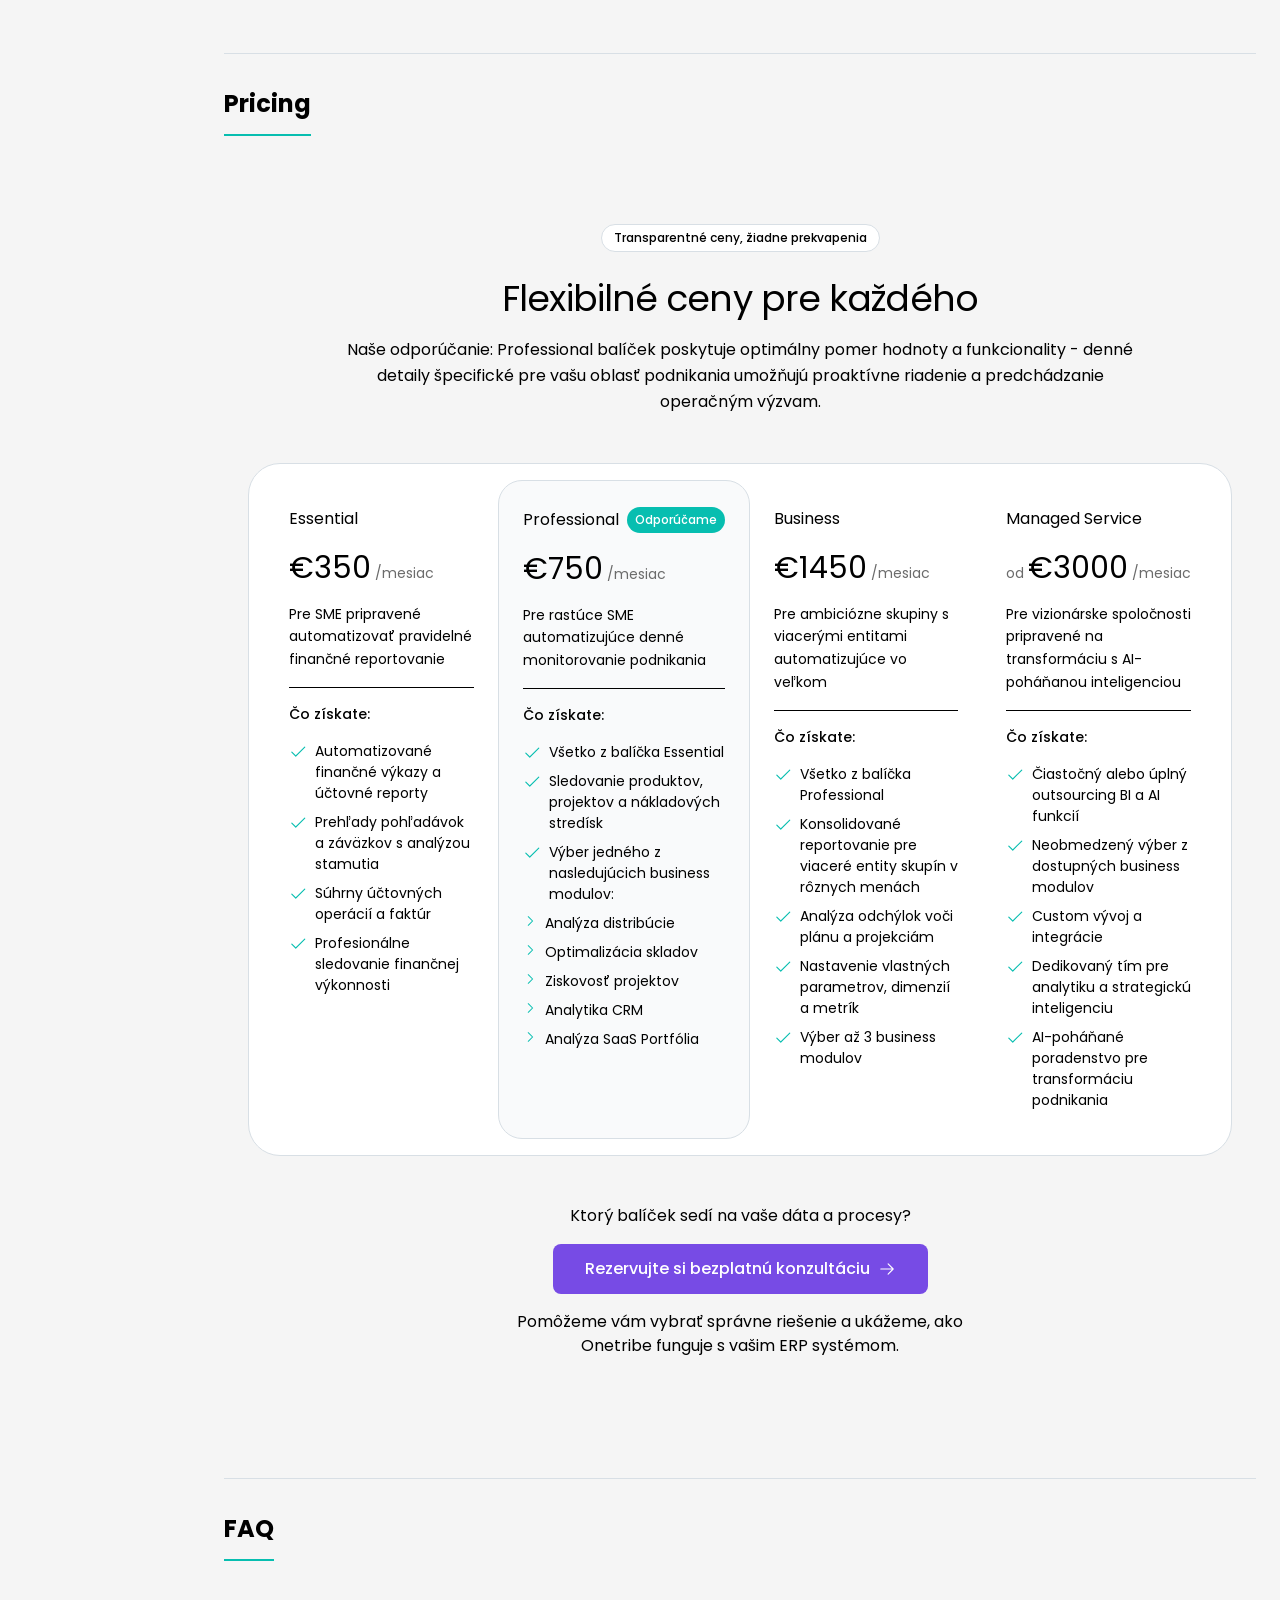
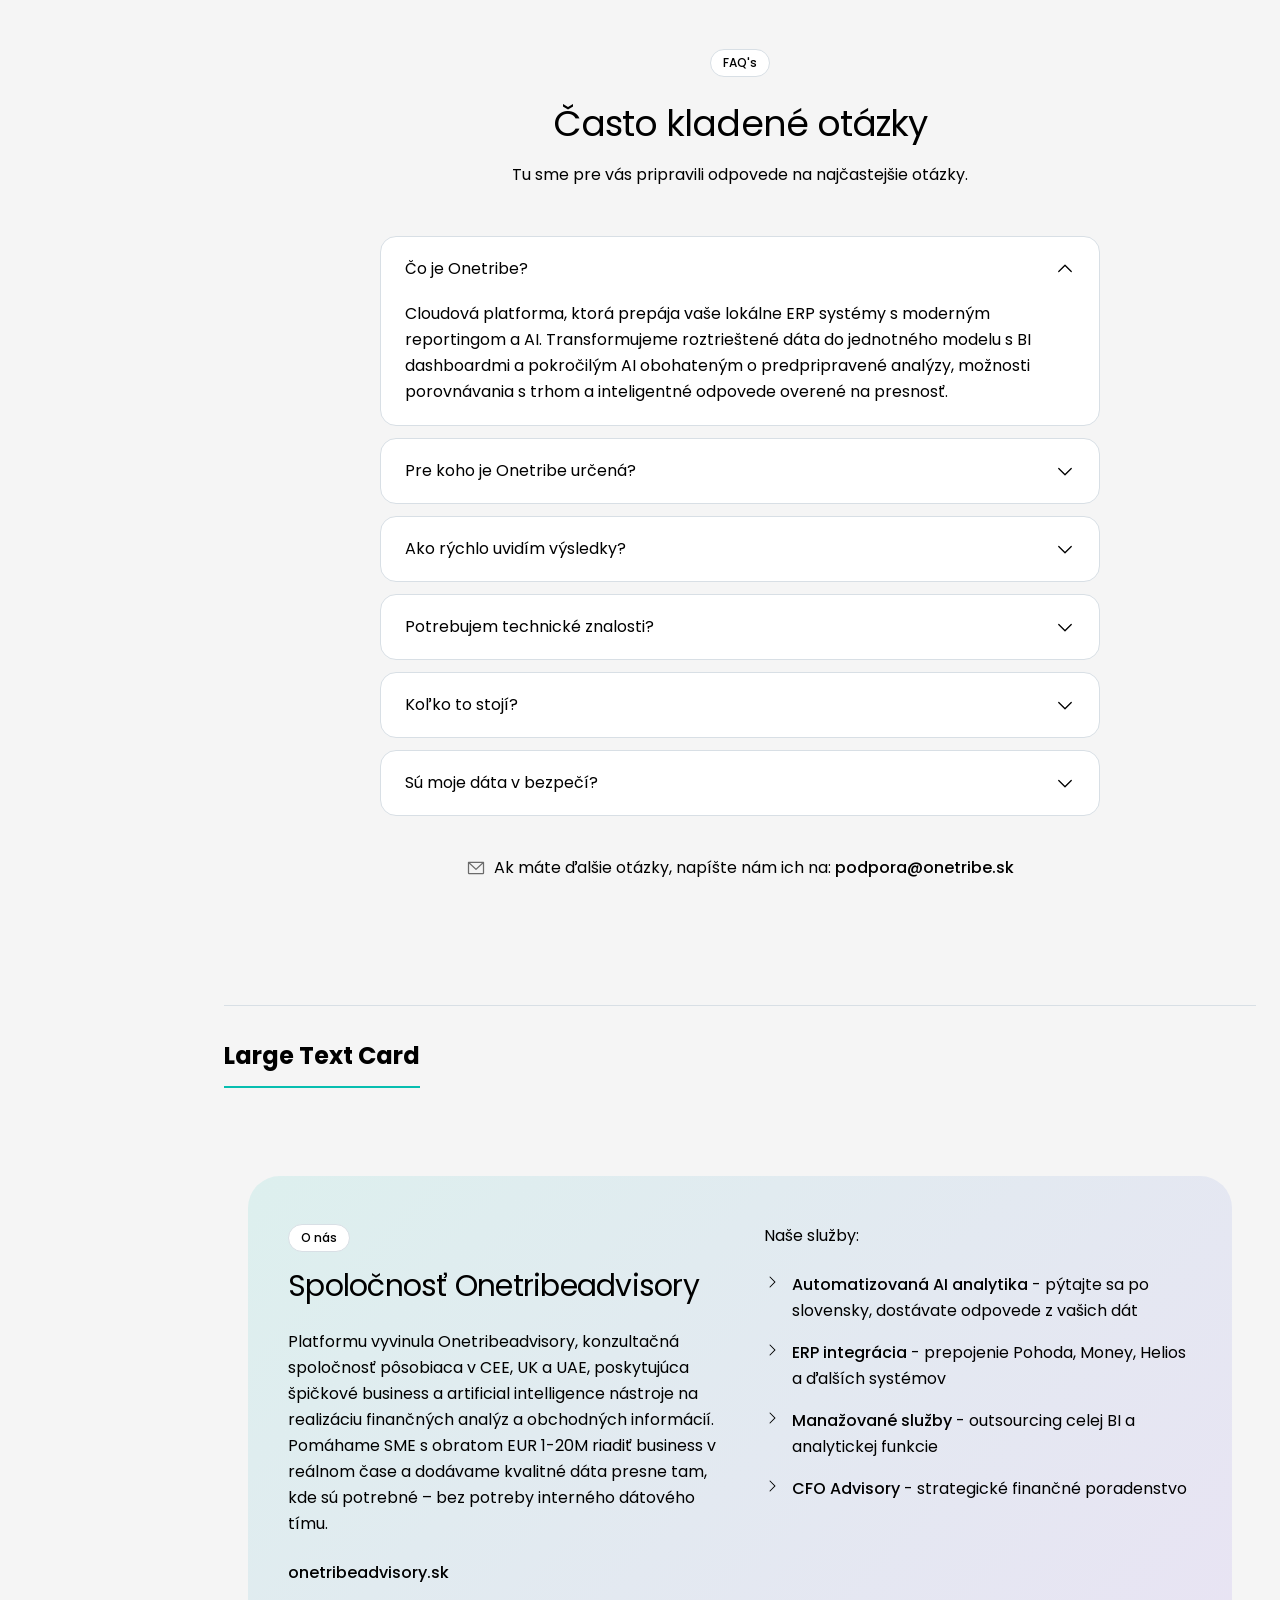
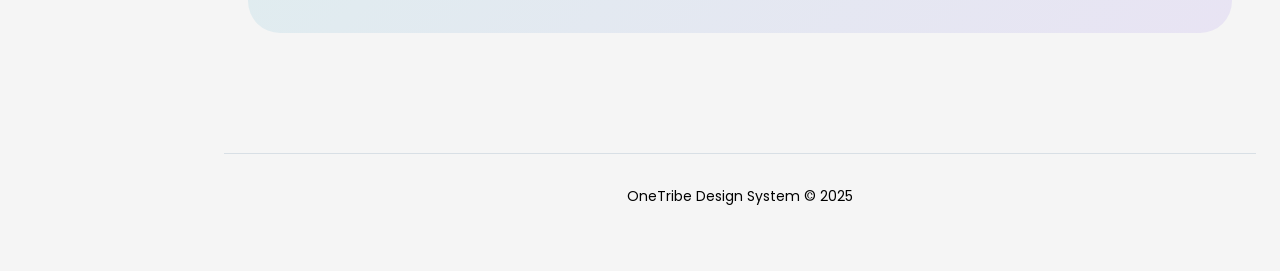
<file: design-system-preview.html>
<!DOCTYPE html>
<html lang="en">
<head>
  <meta charset="UTF-8">
  <meta name="viewport" content="width=device-width, initial-scale=1.0">
  <title>OneTribe Design System</title>
  <link rel="stylesheet" href="css/design-system.css">
  <style>
    /* Sticky Navigation Styles */
    .ds-nav {
      position: fixed;
      left: 0;
      top: 0;
      width: 200px;
      height: 100vh;
      background: var(--color-white);
      border-right: 1px solid var(--color-border);
      padding: var(--space-6) var(--space-4);
      overflow-y: auto;
      z-index: var(--z-sticky);
    }
    .ds-nav-title {
      font-size: var(--text-sm);
      font-weight: var(--font-bold);
      color: var(--color-text);
      margin-bottom: var(--space-4);
      padding-bottom: var(--space-2);
      border-bottom: 1px solid var(--color-border);
    }
    .ds-nav-list {
      list-style: none;
      padding: 0;
      margin: 0;
    }
    .ds-nav-item {
      margin-bottom: var(--space-1);
    }
    .ds-nav-link {
      display: block;
      padding: var(--space-2) var(--space-3);
      font-size: var(--text-sm);
      color: var(--color-text-muted);
      text-decoration: none;
      border-radius: var(--radius-md);
      transition: all var(--transition-fast);
    }
    .ds-nav-link:hover {
      background: var(--color-gray-100);
      color: var(--color-text);
      text-decoration: none;
    }
    .ds-nav-link.active {
      background: var(--color-info-10);
      color: var(--color-info);
    }

    /* Main Content with offset for nav */
    .ds-main {
      margin-left: 200px;
    }

    /* Preview-specific styles */
    .preview-section {
      padding: var(--space-8) 0;
      border-bottom: 1px solid var(--color-border);
    }
    .preview-section:last-child {
      border-bottom: none;
    }
    .section-title {
      font-size: var(--text-2xl);
      font-weight: var(--font-bold);
      color: var(--color-text);
      margin-bottom: var(--space-6);
      padding-bottom: var(--space-3);
      border-bottom: 2px solid var(--color-primary);
      display: inline-block;
    }
    .color-grid {
      display: grid;
      grid-template-columns: repeat(auto-fill, minmax(180px, 1fr));
      gap: var(--space-4);
    }
    .color-swatch {
      border-radius: var(--radius-lg);
      overflow: hidden;
      border: 1px solid var(--color-border);
    }
    .color-swatch-preview {
      height: 80px;
    }
    .color-swatch-info {
      padding: var(--space-3);
      background: var(--color-white);
    }
    .color-swatch-name {
      font-weight: var(--font-semibold);
      font-size: var(--text-sm);
      color: var(--color-text);
    }
    .color-swatch-value {
      font-family: var(--font-mono);
      font-size: var(--text-xs);
      color: var(--color-text-muted);
      margin-top: var(--space-1);
    }
    .typography-sample {
      margin-bottom: var(--space-4);
      padding: var(--space-4);
      background: var(--color-white);
      border-radius: var(--radius-lg);
      border: 1px solid var(--color-border);
    }
    .typography-label {
      font-size: var(--text-xs);
      color: var(--color-text-muted);
      font-family: var(--font-mono);
      margin-bottom: var(--space-2);
    }
    .component-row {
      display: flex;
      flex-wrap: wrap;
      gap: var(--space-4);
      align-items: center;
      margin-bottom: var(--space-6);
    }
    .component-group {
      background: var(--color-white);
      padding: var(--space-6);
      border-radius: var(--radius-xl);
      border: 1px solid var(--color-border);
      margin-bottom: var(--space-6);
    }
    .component-group-title {
      font-size: var(--text-sm);
      font-weight: var(--font-semibold);
      color: var(--color-text-muted);
      text-transform: uppercase;
      letter-spacing: var(--tracking-wider);
      margin-bottom: var(--space-4);
    }
    .spacing-demo {
      display: flex;
      align-items: flex-end;
      gap: var(--space-3);
      flex-wrap: wrap;
    }
    .spacing-box {
      background: var(--color-primary);
      opacity: 0.8;
      border-radius: var(--radius-sm);
    }
    .spacing-label {
      font-size: var(--text-xs);
      color: var(--color-text-muted);
      text-align: center;
      margin-top: var(--space-2);
      font-family: var(--font-mono);
    }
    .radius-demo {
      display: flex;
      gap: var(--space-4);
      flex-wrap: wrap;
    }
    .radius-box {
      width: 80px;
      height: 80px;
      background: var(--color-info);
      display: flex;
      align-items: center;
      justify-content: center;
      color: var(--color-white);
      font-size: var(--text-xs);
      font-family: var(--font-mono);
    }
    .shadow-demo {
      display: flex;
      gap: var(--space-6);
      flex-wrap: wrap;
    }
    .shadow-box {
      width: 120px;
      height: 80px;
      background: var(--color-white);
      border-radius: var(--radius-lg);
      display: flex;
      align-items: center;
      justify-content: center;
      font-size: var(--text-xs);
      color: var(--color-text-muted);
      font-family: var(--font-mono);
    }
    .gradient-demo {
      display: flex;
      gap: var(--space-4);
      flex-wrap: wrap;
    }
    .gradient-box {
      width: 200px;
      height: 100px;
      border-radius: var(--radius-xl);
      display: flex;
      align-items: center;
      justify-content: center;
      font-size: var(--text-sm);
      font-weight: var(--font-medium);
      color: var(--color-text);
    }
    .form-demo {
      max-width: 400px;
    }
    .form-group {
      margin-bottom: var(--space-4);
    }
    .form-label {
      display: block;
      font-size: var(--text-sm);
      font-weight: var(--font-medium);
      color: var(--color-text);
      margin-bottom: var(--space-2);
    }
    .interactive-demo {
      padding: var(--space-6);
      background: var(--color-white);
      border-radius: var(--radius-xl);
      border: 1px solid var(--color-border);
    }
    .nav-preview {
      display: flex;
      align-items: center;
      justify-content: space-between;
      padding: var(--space-4) var(--space-6);
      background: var(--color-white);
      border-radius: var(--radius-xl);
      border: 1px solid var(--color-border);
      margin-bottom: var(--space-6);
    }
    .nav-logo {
      font-size: var(--text-xl);
      font-weight: var(--font-bold);
      color: var(--color-primary);
    }
    .nav-links {
      display: flex;
      gap: var(--space-6);
    }
    .nav-link {
      color: var(--color-text);
      text-decoration: none;
      font-weight: var(--font-medium);
      transition: color var(--transition-fast);
    }
    .nav-link:hover {
      color: var(--color-primary);
      text-decoration: none;
    }
    .logo-grid {
      display: flex;
      gap: var(--space-8);
      flex-wrap: wrap;
      align-items: center;
    }
    .logo-item {
      text-align: center;
    }
    .logo-item img {
      max-height: 40px;
      margin-bottom: var(--space-3);
    }
    .logo-item-dark {
      background: var(--color-text);
      padding: var(--space-6);
      border-radius: var(--radius-xl);
    }

    /* Responsive - hide nav on small screens */
    @media (max-width: 768px) {
      .ds-nav {
        display: none;
      }
      .ds-main {
        margin-left: 0;
      }
    }

    /* ==========================================================================
       Feature Spotlight Component
       ========================================================================== */

    .feature-spotlight {
      max-width: 1280px;
      margin: 0 auto;
      padding: var(--space-16) var(--space-6);
      background: var(--color-background);
    }

    /* Header */
    .feature-spotlight__header {
      text-align: center;
      max-width: 800px;
      margin: 0 auto var(--space-12);
    }

    .feature-spotlight__header .badge {
      margin-bottom: var(--space-6);
    }

    .feature-spotlight__title {
      font-family: var(--font-heading);
      font-size: var(--text-4xl);
      font-weight: var(--font-normal);
      line-height: var(--leading-tight);
      letter-spacing: var(--tracking-tight);
      color: var(--color-text);
      margin-bottom: var(--space-4);
    }

    .feature-spotlight__subtitle {
      font-size: var(--text-lg);
      line-height: var(--leading-relaxed);
      color: var(--color-text);
    }

    /* Grid Layout */
    .feature-spotlight__grid {
      display: grid;
      grid-template-columns: 45% 55%;
      gap: var(--space-8);
      align-items: center;
    }

    /* Left Column - Features */
    .feature-spotlight__features {
      padding-right: var(--space-6);
    }

    .feature-spotlight__features-title {
      font-family: var(--font-heading);
      font-size: var(--text-2xl);
      font-weight: var(--font-normal);
      line-height: var(--leading-snug);
      color: var(--color-text);
      margin-bottom: var(--space-4);
    }

    .feature-spotlight__features-desc {
      font-size: var(--text-base);
      line-height: var(--leading-relaxed);
      color: var(--color-text);
      margin-bottom: var(--space-6);
    }

    /* Feature List */
    .feature-spotlight__list {
      list-style: none;
      padding: 0;
      margin: 0 0 var(--space-6);
    }

    .feature-spotlight__list-item {
      display: flex;
      align-items: flex-start;
      gap: var(--space-3);
      padding: var(--space-2) 0;
      font-size: var(--text-base);
      color: var(--color-text);
      line-height: var(--leading-normal);
    }

    .feature-spotlight__checkmark {
      flex-shrink: 0;
      display: flex;
      align-items: center;
      justify-content: center;
      margin-top: 2px;
    }

    .feature-spotlight__footnote {
      font-size: var(--text-sm);
      line-height: var(--leading-relaxed);
      color: var(--color-text);
    }

    /* Right Column - Image Box */
    .feature-spotlight__image-box {
      background: linear-gradient(135deg, rgba(7, 190, 176, 0.25) 0%, rgba(119, 75, 229, 0.25) 100%);
      border-radius: var(--radius-3xl);
      padding: var(--space-8) var(--space-16) 0;
      overflow: hidden;
      aspect-ratio: 1 / 1;
      display: flex;
      align-items: flex-start;
    }

    .feature-spotlight__image {
      width: 100%;
      height: auto;
      border-radius: var(--radius-xl) var(--radius-xl) 0 0;
      display: block;
      object-fit: cover;
      object-position: top;
    }

    /* Responsive */
    @media (max-width: 1024px) {
      .feature-spotlight__grid {
        grid-template-columns: 1fr;
        gap: var(--space-10);
      }

      .feature-spotlight__features {
        padding-right: 0;
      }
    }

    @media (max-width: 768px) {
      .feature-spotlight {
        padding: var(--space-10) var(--space-4);
      }

      .feature-spotlight__title {
        font-size: var(--text-3xl);
      }

      .feature-spotlight__features-title {
        font-size: var(--text-xl);
      }

      .feature-spotlight__image-box {
        padding: var(--space-6) var(--space-12) 0;
      }
    }

    /* ==========================================================================
       Pricing Component
       ========================================================================== */

    .pricing {
      max-width: 1280px;
      margin: 0 auto;
      padding: var(--space-16) var(--space-6);
      background: var(--color-background);
    }

    /* Header */
    .pricing__header {
      text-align: center;
      max-width: 800px;
      margin: 0 auto var(--space-12);
    }

    .pricing__header .badge {
      margin-bottom: var(--space-6);
    }

    .pricing__title {
      font-family: var(--font-heading);
      font-size: var(--text-4xl);
      font-weight: var(--font-normal);
      line-height: var(--leading-tight);
      letter-spacing: var(--tracking-tight);
      color: var(--color-text);
      margin-bottom: var(--space-4);
    }

    .pricing__subtitle {
      font-size: var(--text-base);
      line-height: var(--leading-relaxed);
      color: var(--color-text);
    }

    /* Pricing Container (White box) */
    .pricing__container {
      background: var(--color-white);
      border-radius: var(--radius-3xl);
      padding: var(--space-4);
      border: 1px solid var(--color-border);
      margin-bottom: var(--space-12);
    }

    /* Pricing Grid */
    .pricing__grid {
      display: grid;
      grid-template-columns: repeat(4, 1fr);
      gap: 0;
    }

    /* Pricing Tier */
    .pricing__tier {
      padding: var(--space-6);
      border-right: 1px solid var(--color-border-light);
    }

    .pricing__tier:nth-child(1) {
      border-right: none;
    }

    .pricing__tier:nth-child(3) {
      border-right: none;
    }

    .pricing__tier:last-child {
      border-right: none;
    }

    /* Highlighted Tier */
    .pricing__tier--highlighted {
      background: var(--color-gray-50);
      border-radius: var(--radius-2xl);
      border: 1px solid var(--color-border);
    }

    .pricing__tier--highlighted + .pricing__tier {
      border-left: none;
    }

    /* Tier Header */
    .pricing__tier-header {
      display: flex;
      align-items: center;
      justify-content: space-between;
      gap: var(--space-2);
      margin-bottom: var(--space-3);
      min-height: 30px;
    }

    .pricing__tier-name {
      font-family: var(--font-heading);
      font-size: var(--text-base);
      font-weight: var(--font-normal);
      line-height: var(--leading-snug);
      color: var(--color-text);
      margin: 0;
    }

    .pricing__tier-badge {
      display: inline-flex;
      align-items: center;
      padding: var(--space-1) var(--space-2);
      font-size: var(--text-xs);
      font-weight: var(--font-medium);
      background: var(--color-primary);
      color: var(--color-white);
      border-radius: var(--radius-full);
    }

    /* Price */
    .pricing__price {
      display: flex;
      align-items: baseline;
      gap: var(--space-1);
      margin-bottom: var(--space-3);
    }

    .pricing__price-prefix {
      font-size: var(--text-sm);
      color: var(--color-text-muted);
    }

    .pricing__price-amount {
      font-family: var(--font-heading);
      font-size: var(--text-3xl);
      font-weight: var(--font-normal);
      color: var(--color-text);
    }

    .pricing__price-period {
      font-size: var(--text-sm);
      color: var(--color-text-muted);
    }

    /* Tier Description */
    .pricing__tier-desc {
      font-size: var(--text-sm);
      line-height: var(--leading-relaxed);
      color: var(--color-text);
      margin-bottom: var(--space-4);
      min-height: 60px;
    }

    /* Divider */
    .pricing__divider {
      height: 1px;
      background: var(--color-text);
      margin-bottom: var(--space-4);
    }

    /* Features Label */
    .pricing__features-label {
      display: block;
      font-size: var(--text-sm);
      font-weight: var(--font-medium);
      color: var(--color-text);
      margin-bottom: var(--space-3);
    }

    /* Features List */
    .pricing__features {
      list-style: none;
      padding: 0;
      margin: 0;
    }

    .pricing__feature {
      display: flex;
      align-items: flex-start;
      gap: var(--space-2);
      padding: var(--space-1) 0;
      font-size: var(--text-sm);
      color: var(--color-text);
      line-height: var(--leading-normal);
    }

    .pricing__checkmark {
      flex-shrink: 0;
      display: flex;
      align-items: center;
      justify-content: center;
      margin-top: 1px;
    }

    .pricing__arrow {
      flex-shrink: 0;
      display: flex;
      align-items: center;
      justify-content: center;
      margin-top: 1px;
      color: var(--color-primary);
    }

    /* Child features (indented) */
    .pricing__feature--child {
      color: var(--color-text);
    }

    .pricing__feature--child .pricing__arrow svg {
      stroke: var(--color-primary);
    }

    /* Footer CTA */
    .pricing__footer {
      text-align: center;
    }

    .pricing__footer-question {
      font-size: var(--text-base);
      font-weight: var(--font-normal);
      color: var(--color-text);
      margin-bottom: var(--space-4);
    }

    .pricing__footer .btn {
      margin-bottom: var(--space-4);
    }

    .pricing__footer-subtext {
      font-size: var(--text-base);
      font-weight: var(--font-normal);
      color: var(--color-text);
      max-width: 500px;
      margin: 0 auto;
    }

    /* Responsive - Tablet */
    @media (max-width: 1024px) {
      .pricing__grid {
        grid-template-columns: repeat(2, 1fr);
      }

      .pricing__tier {
        border-right: none;
        border-bottom: 1px solid var(--color-border-light);
      }

      .pricing__tier:nth-child(odd) {
        border-right: 1px solid var(--color-border-light);
      }

      .pricing__tier:nth-last-child(-n+2) {
        border-bottom: none;
      }

      .pricing__tier--highlighted {
        margin: calc(var(--space-2) * -1);
        padding: calc(var(--space-6) + var(--space-2));
      }
    }

    /* Responsive - Mobile */
    @media (max-width: 768px) {
      .pricing {
        padding: var(--space-10) var(--space-4);
      }

      .pricing__title {
        font-size: var(--text-3xl);
      }

      .pricing__container {
        padding: var(--space-4);
        border-radius: var(--radius-2xl);
      }

      .pricing__grid {
        grid-template-columns: 1fr;
      }

      .pricing__tier {
        border-right: none;
        border-bottom: 1px solid var(--color-border-light);
        padding: var(--space-5);
      }

      .pricing__tier:last-child {
        border-bottom: none;
      }

      .pricing__tier--highlighted {
        margin: calc(var(--space-1) * -1);
        padding: calc(var(--space-5) + var(--space-1));
        border-radius: var(--radius-xl);
      }

      .pricing__tier-desc {
        min-height: auto;
      }
    }

    /* ==========================================================================
       FAQ Component
       ========================================================================== */

    .faq {
      max-width: 1280px;
      margin: 0 auto;
      padding: var(--space-16) var(--space-6);
      background: var(--color-background);
    }

    /* Header */
    .faq__header {
      text-align: center;
      max-width: 800px;
      margin: 0 auto var(--space-12);
    }

    .faq__header .badge {
      margin-bottom: var(--space-6);
    }

    .faq__title {
      font-family: var(--font-heading);
      font-size: var(--text-4xl);
      font-weight: var(--font-normal);
      line-height: var(--leading-tight);
      letter-spacing: var(--tracking-tight);
      color: var(--color-text);
      margin-bottom: var(--space-4);
    }

    .faq__subtitle {
      font-size: var(--text-base);
      line-height: var(--leading-relaxed);
      color: var(--color-text);
    }

    /* Accordion Container */
    .faq__accordion {
      max-width: 720px;
      margin: 0 auto;
      display: flex;
      flex-direction: column;
      gap: var(--space-3);
    }

    /* Accordion Item */
    .faq__item {
      background: var(--color-white);
      border: 1px solid var(--color-border);
      border-radius: var(--radius-xl);
      overflow: hidden;
      transition: border-color var(--transition-fast);
    }

    .faq__item:hover {
      border-color: var(--color-gray-300);
    }

    /* Accordion Trigger */
    .faq__trigger {
      width: 100%;
      display: flex;
      align-items: center;
      justify-content: space-between;
      gap: var(--space-4);
      padding: var(--space-5) var(--space-6);
      background: transparent;
      border: none;
      cursor: pointer;
      text-align: left;
      font-family: inherit;
    }

    .faq__question {
      font-size: var(--text-base);
      font-weight: var(--font-normal);
      color: var(--color-text);
      line-height: var(--leading-normal);
    }

    .faq__icon {
      flex-shrink: 0;
      width: 20px;
      height: 20px;
      color: var(--color-text);
      transition: transform 300ms ease-in-out;
    }

    .faq__item.is-open .faq__icon {
      transform: rotate(180deg);
    }

    /* Accordion Content */
    .faq__content {
      display: grid;
      grid-template-rows: 0fr;
      transition: grid-template-rows 300ms ease-in-out;
    }

    .faq__item.is-open .faq__content {
      grid-template-rows: 1fr;
    }

    .faq__content-inner {
      overflow: hidden;
    }

    .faq__answer {
      padding: 0 var(--space-6) var(--space-5);
      font-size: var(--text-base);
      line-height: var(--leading-relaxed);
      color: var(--color-text);
    }

    /* Footer Contact */
    .faq__footer {
      text-align: center;
      margin-top: var(--space-10);
    }

    .faq__contact {
      display: inline-flex;
      align-items: center;
      gap: var(--space-2);
      font-size: var(--text-base);
      color: var(--color-text);
    }

    .faq__contact-icon {
      flex-shrink: 0;
      width: 20px;
      height: 20px;
      color: var(--color-text-muted);
    }

    .faq__contact a {
      color: var(--color-text);
      text-decoration: none;
      font-weight: var(--font-medium);
    }

    .faq__contact a:hover {
      color: var(--color-primary);
    }

    /* Responsive */
    @media (max-width: 768px) {
      .faq {
        padding: var(--space-10) var(--space-4);
      }

      .faq__title {
        font-size: var(--text-3xl);
      }

      .faq__trigger {
        padding: var(--space-4) var(--space-5);
      }

      .faq__answer {
        padding: 0 var(--space-5) var(--space-4);
      }
    }

    /* ==========================================================================
       Large Text Card Component
       ========================================================================== */

    .text-card {
      max-width: 1280px;
      margin: 0 auto;
      padding: var(--space-16) var(--space-6);
      background: var(--color-background);
    }

    .text-card__container {
      background: var(--gradient-primary-light);
      border-radius: var(--radius-3xl);
      padding: var(--space-12) var(--space-10);
    }

    .text-card__grid {
      display: grid;
      grid-template-columns: 1fr 1fr;
      gap: var(--space-12);
    }

    /* Left Column */
    .text-card__left .badge {
      margin-bottom: var(--space-4);
    }

    .text-card__title {
      font-family: var(--font-heading);
      font-size: var(--text-3xl);
      font-weight: var(--font-normal);
      line-height: var(--leading-tight);
      letter-spacing: var(--tracking-tight);
      color: var(--color-text);
      margin-bottom: var(--space-6);
    }

    .text-card__description {
      font-size: var(--text-base);
      line-height: var(--leading-relaxed);
      color: var(--color-text);
      margin-bottom: var(--space-6);
    }

    .text-card__link {
      font-size: var(--text-base);
      font-weight: var(--font-medium);
      color: var(--color-text);
      text-decoration: none;
    }

    .text-card__link:hover {
      color: var(--color-primary);
    }

    /* Right Column */
    .text-card__right-title {
      font-size: var(--text-base);
      font-weight: var(--font-normal);
      color: var(--color-text);
      margin-bottom: var(--space-6);
    }

    .text-card__services {
      list-style: none;
      padding: 0;
      margin: 0;
      display: flex;
      flex-direction: column;
      gap: var(--space-4);
    }

    .text-card__service {
      display: flex;
      align-items: flex-start;
      gap: var(--space-3);
      font-size: var(--text-base);
      line-height: var(--leading-relaxed);
      color: var(--color-text);
    }

    .text-card__service-icon {
      flex-shrink: 0;
      width: 16px;
      height: 16px;
      color: var(--color-text);
      margin-top: 2px;
    }

    .text-card__service-text strong {
      font-weight: var(--font-medium);
    }

    /* Responsive */
    @media (max-width: 1024px) {
      .text-card__grid {
        grid-template-columns: 1fr;
        gap: var(--space-8);
      }
    }

    @media (max-width: 768px) {
      .text-card {
        padding: var(--space-10) var(--space-4);
      }

      .text-card__container {
        padding: var(--space-8) var(--space-6);
        border-radius: var(--radius-2xl);
      }

      .text-card__title {
        font-size: var(--text-2xl);
      }
    }
  </style>
</head>
<body>
  <!-- Sticky Navigation -->
  <nav class="ds-nav">
    <div class="ds-nav-title">Components</div>
    <ul class="ds-nav-list">
      <li class="ds-nav-item"><a href="#logo" class="ds-nav-link">Logo</a></li>
      <li class="ds-nav-item"><a href="#colors" class="ds-nav-link">Colors</a></li>
      <li class="ds-nav-item"><a href="#gradients" class="ds-nav-link">Gradients</a></li>
      <li class="ds-nav-item"><a href="#typography" class="ds-nav-link">Typography</a></li>
      <li class="ds-nav-item"><a href="#buttons" class="ds-nav-link">Buttons</a></li>
      <li class="ds-nav-item"><a href="#cards" class="ds-nav-link">Cards</a></li>
      <li class="ds-nav-item"><a href="#badges" class="ds-nav-link">Badges</a></li>
      <li class="ds-nav-item"><a href="#forms" class="ds-nav-link">Forms</a></li>
      <li class="ds-nav-item"><a href="#shadows" class="ds-nav-link">Shadows</a></li>
      <li class="ds-nav-item"><a href="#radius" class="ds-nav-link">Border Radius</a></li>
      <li class="ds-nav-item"><a href="#spacing" class="ds-nav-link">Spacing</a></li>
      <li class="ds-nav-item"><a href="#demo" class="ds-nav-link">Interactive Demo</a></li>
      <li class="ds-nav-item"><a href="#feature-spotlight" class="ds-nav-link">Feature Spotlight</a></li>
      <li class="ds-nav-item"><a href="#pricing" class="ds-nav-link">Pricing</a></li>
      <li class="ds-nav-item"><a href="#faq" class="ds-nav-link">FAQ</a></li>
      <li class="ds-nav-item"><a href="#text-card" class="ds-nav-link">Text Card</a></li>
    </ul>
  </nav>

  <!-- Main Content -->
  <div class="ds-main">
    <div class="container" style="padding-top: var(--space-8); padding-bottom: var(--space-16);">

      <!-- Header -->
      <header style="text-align: center; margin-bottom: var(--space-12);">
        <h1 class="heading-1" style="margin-bottom: var(--space-4);">OneTribe Design System</h1>
        <p class="text-body-lg" style="color: var(--color-text-muted); max-width: 600px; margin: 0 auto;">
          A comprehensive design system for building consistent, beautiful interfaces.
        </p>
      </header>

      <!-- Logo Section -->
      <section id="logo" class="preview-section">
        <h2 class="section-title">Logo</h2>

        <div class="component-group">
          <div class="component-group-title">Primary & Secondary Logos</div>
          <div class="logo-grid">
            <div class="logo-item">
              <img src="images/Logo-primary-dark.svg" alt="OneTribe Primary Logo">
              <div class="typography-label">Primary Logo (Dark)</div>
            </div>
            <div class="logo-item">
              <img src="images/Logo-secondary-dark.svg" alt="OneTribe Secondary Logo">
              <div class="typography-label">Secondary Logo (Dark)</div>
            </div>
          </div>
        </div>
      </section>

      <!-- Colors Section -->
      <section id="colors" class="preview-section">
        <h2 class="section-title">Colors</h2>

        <h3 class="heading-5" style="margin-bottom: var(--space-4);">Brand Colors</h3>
        <div class="color-grid" style="margin-bottom: var(--space-8);">
          <div class="color-swatch">
            <div class="color-swatch-preview" style="background-color: var(--color-primary);"></div>
            <div class="color-swatch-info">
              <div class="color-swatch-name">Primary</div>
              <div class="color-swatch-value">#07BEB0</div>
            </div>
          </div>
          <div class="color-swatch">
            <div class="color-swatch-preview" style="background-color: var(--color-primary-10);"></div>
            <div class="color-swatch-info">
              <div class="color-swatch-name">Primary 10%</div>
              <div class="color-swatch-value">rgba(7,190,176,0.1)</div>
            </div>
          </div>
          <div class="color-swatch">
            <div class="color-swatch-preview" style="background-color: var(--color-primary-light);"></div>
            <div class="color-swatch-info">
              <div class="color-swatch-name">Primary Light</div>
              <div class="color-swatch-value">#3DD4C6</div>
            </div>
          </div>
          <div class="color-swatch">
            <div class="color-swatch-preview" style="background-color: var(--color-primary-dark);"></div>
            <div class="color-swatch-info">
              <div class="color-swatch-name">Primary Dark</div>
              <div class="color-swatch-value">#059E92</div>
            </div>
          </div>
          <div class="color-swatch">
            <div class="color-swatch-preview" style="background-color: var(--color-info);"></div>
            <div class="color-swatch-info">
              <div class="color-swatch-name">Info (Purple)</div>
              <div class="color-swatch-value">#774BE5</div>
            </div>
          </div>
          <div class="color-swatch">
            <div class="color-swatch-preview" style="background-color: var(--color-info-10);"></div>
            <div class="color-swatch-info">
              <div class="color-swatch-name">Info 10%</div>
              <div class="color-swatch-value">rgba(119,75,229,0.1)</div>
            </div>
          </div>
          <div class="color-swatch">
            <div class="color-swatch-preview" style="background-color: var(--color-info-light);"></div>
            <div class="color-swatch-info">
              <div class="color-swatch-name">Info Light</div>
              <div class="color-swatch-value">#9B7AED</div>
            </div>
          </div>
          <div class="color-swatch">
            <div class="color-swatch-preview" style="background-color: var(--color-info-dark);"></div>
            <div class="color-swatch-info">
              <div class="color-swatch-name">Info Dark</div>
              <div class="color-swatch-value">#5C35C4</div>
            </div>
          </div>
        </div>

        <h3 class="heading-5" style="margin-bottom: var(--space-4);">Text & Background</h3>
        <div class="color-grid" style="margin-bottom: var(--space-8);">
          <div class="color-swatch">
            <div class="color-swatch-preview" style="background-color: var(--color-text);"></div>
            <div class="color-swatch-info">
              <div class="color-swatch-name">Text</div>
              <div class="color-swatch-value">#000000</div>
            </div>
          </div>
          <div class="color-swatch">
            <div class="color-swatch-preview" style="background-color: var(--color-text-secondary);"></div>
            <div class="color-swatch-info">
              <div class="color-swatch-name">Text Secondary</div>
              <div class="color-swatch-value">#4A4A4A</div>
            </div>
          </div>
          <div class="color-swatch">
            <div class="color-swatch-preview" style="background-color: var(--color-text-muted);"></div>
            <div class="color-swatch-info">
              <div class="color-swatch-name">Text Muted</div>
              <div class="color-swatch-value">#6B6B6B</div>
            </div>
          </div>
          <div class="color-swatch">
            <div class="color-swatch-preview" style="background-color: var(--color-background); border: 1px solid var(--color-border);"></div>
            <div class="color-swatch-info">
              <div class="color-swatch-name">Background</div>
              <div class="color-swatch-value">#F5F5F5</div>
            </div>
          </div>
          <div class="color-swatch">
            <div class="color-swatch-preview" style="background-color: var(--color-border);"></div>
            <div class="color-swatch-info">
              <div class="color-swatch-name">Border</div>
              <div class="color-swatch-value">#D8DFE5</div>
            </div>
          </div>
          <div class="color-swatch">
            <div class="color-swatch-preview" style="background-color: var(--color-white); border: 1px solid var(--color-border);"></div>
            <div class="color-swatch-info">
              <div class="color-swatch-name">White</div>
              <div class="color-swatch-value">#FFFFFF</div>
            </div>
          </div>
        </div>

        <h3 class="heading-5" style="margin-bottom: var(--space-4);">Semantic Colors</h3>
        <div class="color-grid">
          <div class="color-swatch">
            <div class="color-swatch-preview" style="background-color: var(--color-success);"></div>
            <div class="color-swatch-info">
              <div class="color-swatch-name">Success</div>
              <div class="color-swatch-value">#10B981</div>
            </div>
          </div>
          <div class="color-swatch">
            <div class="color-swatch-preview" style="background-color: var(--color-warning);"></div>
            <div class="color-swatch-info">
              <div class="color-swatch-name">Warning</div>
              <div class="color-swatch-value">#F59E0B</div>
            </div>
          </div>
          <div class="color-swatch">
            <div class="color-swatch-preview" style="background-color: var(--color-error);"></div>
            <div class="color-swatch-info">
              <div class="color-swatch-name">Error</div>
              <div class="color-swatch-value">#EF4444</div>
            </div>
          </div>
        </div>
      </section>

      <!-- Gradients Section -->
      <section id="gradients" class="preview-section">
        <h2 class="section-title">Gradients</h2>
        <div class="gradient-demo">
          <div class="gradient-box" style="background: var(--gradient-primary-light);">Primary Light (10%)</div>
          <div class="gradient-box" style="background: var(--gradient-accent-light);">Accent Light (10%)</div>
          <div class="gradient-box" style="background: var(--gradient-hero);">Hero Gradient</div>
        </div>
      </section>

      <!-- Typography Section -->
      <section id="typography" class="preview-section">
        <h2 class="section-title">Typography</h2>

        <div class="component-group">
          <div class="component-group-title">Primary Headings (Regular Weight)</div>

          <div class="typography-sample">
            <div class="typography-label">.heading-1 (48px / Regular)</div>
            <h1 class="heading-1">The quick brown fox jumps</h1>
          </div>

          <div class="typography-sample">
            <div class="typography-label">.heading-2 (36px / Regular)</div>
            <h2 class="heading-2">The quick brown fox jumps over</h2>
          </div>

          <div class="typography-sample">
            <div class="typography-label">.heading-3 (30px / Regular)</div>
            <h3 class="heading-3">The quick brown fox jumps over the lazy dog</h3>
          </div>

          <div class="typography-sample">
            <div class="typography-label">.heading-4 (24px / Regular)</div>
            <h4 class="heading-4">The quick brown fox jumps over the lazy dog</h4>
          </div>

          <div class="typography-sample">
            <div class="typography-label">.heading-5 (20px / Regular)</div>
            <h5 class="heading-5">The quick brown fox jumps over the lazy dog</h5>
          </div>

          <div class="typography-sample">
            <div class="typography-label">.heading-6 (18px / Regular)</div>
            <h6 class="heading-6">The quick brown fox jumps over the lazy dog</h6>
          </div>
        </div>

        <div class="component-group">
          <div class="component-group-title">Secondary Headings (Bold Weight)</div>

          <div class="typography-sample">
            <div class="typography-label">.heading-1-bold (48px / Bold)</div>
            <h1 class="heading-1-bold">The quick brown fox jumps</h1>
          </div>

          <div class="typography-sample">
            <div class="typography-label">.heading-2-bold (36px / Bold)</div>
            <h2 class="heading-2-bold">The quick brown fox jumps over</h2>
          </div>

          <div class="typography-sample">
            <div class="typography-label">.heading-3-bold (30px / Bold)</div>
            <h3 class="heading-3-bold">The quick brown fox jumps over the lazy dog</h3>
          </div>

          <div class="typography-sample">
            <div class="typography-label">.heading-4-bold (24px / Bold)</div>
            <h4 class="heading-4-bold">The quick brown fox jumps over the lazy dog</h4>
          </div>
        </div>

        <div class="component-group">
          <div class="component-group-title">Card Title</div>

          <div class="typography-sample">
            <div class="typography-label">.card-title (18px / Medium)</div>
            <h3 class="card-title">Card Title Example</h3>
          </div>
        </div>

        <div class="component-group">
          <div class="component-group-title">Body Text</div>

          <div class="typography-sample">
            <div class="typography-label">.text-body-lg (18px)</div>
            <p class="text-body-lg">Lorem ipsum dolor sit amet, consectetur adipiscing elit. Sed do eiusmod tempor incididunt ut labore et dolore magna aliqua.</p>
          </div>

          <div class="typography-sample">
            <div class="typography-label">.text-body (16px)</div>
            <p class="text-body">Lorem ipsum dolor sit amet, consectetur adipiscing elit. Sed do eiusmod tempor incididunt ut labore et dolore magna aliqua. Ut enim ad minim veniam, quis nostrud exercitation.</p>
          </div>

          <div class="typography-sample">
            <div class="typography-label">.text-body-sm (14px)</div>
            <p class="text-body-sm">Lorem ipsum dolor sit amet, consectetur adipiscing elit. Sed do eiusmod tempor incididunt ut labore et dolore magna aliqua.</p>
          </div>

          <div class="typography-sample">
            <div class="typography-label">.text-label (14px / Uppercase)</div>
            <span class="text-label">Label Text</span>
          </div>

          <div class="typography-sample">
            <div class="typography-label">.text-caption (12px)</div>
            <span class="text-caption">Caption text for small details and metadata</span>
          </div>
        </div>

        <div class="component-group">
          <div class="component-group-title">Links</div>

          <div class="typography-sample">
            <div class="typography-label">Default link (Info color)</div>
            <p class="text-body">This is a paragraph with a <a href="#">default link</a> that uses the info color and underlines on hover.</p>
          </div>

          <div class="typography-sample">
            <div class="typography-label">.link-primary (Primary color)</div>
            <p class="text-body">This is a paragraph with a <a href="#" class="link-primary">primary link</a> that uses the primary teal color.</p>
          </div>
        </div>
      </section>

      <!-- Buttons Section -->
      <section id="buttons" class="preview-section">
        <h2 class="section-title">Buttons</h2>

        <div class="component-group">
          <div class="component-group-title">Button Variants</div>
          <div class="component-row">
            <button class="btn btn-primary">Primary Button</button>
            <button class="btn btn-info">Info Button</button>
            <button class="btn btn-dark">Dark Button</button>
            <button class="btn btn-secondary">Secondary Button</button>
          </div>
        </div>

        <div class="component-group">
          <div class="component-group-title">Ghost Buttons</div>
          <div class="component-row">
            <button class="btn btn-ghost">Ghost (Default)</button>
            <button class="btn btn-ghost-primary">Ghost Primary</button>
            <button class="btn btn-ghost-info">Ghost Info</button>
          </div>
        </div>

        <div class="component-group">
          <div class="component-group-title">Buttons with Shadow (Optional)</div>
          <div class="component-row">
            <button class="btn btn-primary btn-shadow">Primary + Shadow</button>
            <button class="btn btn-info btn-shadow">Info + Shadow</button>
            <button class="btn btn-dark btn-shadow">Dark + Shadow</button>
            <button class="btn btn-secondary btn-shadow">Secondary + Shadow</button>
          </div>
        </div>

        <div class="component-group">
          <div class="component-group-title">Button Sizes</div>
          <div class="component-row">
            <button class="btn btn-primary btn-sm">Small Button</button>
            <button class="btn btn-primary">Default Button</button>
            <button class="btn btn-primary btn-lg">Large Button</button>
          </div>
        </div>

        <div class="component-group">
          <div class="component-group-title">Button with Icons</div>
          <div class="component-row">
            <button class="btn btn-primary">
              <svg width="16" height="16" viewBox="0 0 256 256" fill="currentColor">
                <path d="M221.66,133.66l-72,72a8,8,0,0,1-11.32-11.32L196.69,136H40a8,8,0,0,1,0-16H196.69L138.34,61.66a8,8,0,0,1,11.32-11.32l72,72A8,8,0,0,1,221.66,133.66Z"/>
              </svg>
              Get Started
            </button>
            <button class="btn btn-secondary">
              <svg width="16" height="16" viewBox="0 0 256 256" fill="currentColor">
                <path d="M229.66,218.34l-50.07-50.06a88.11,88.11,0,1,0-11.31,11.31l50.06,50.07a8,8,0,0,0,11.32-11.32ZM40,112a72,72,0,1,1,72,72A72.08,72.08,0,0,1,40,112Z"/>
              </svg>
              Search
            </button>
            <button class="btn btn-dark btn-lg">
              Contact Us
              <svg width="18" height="18" viewBox="0 0 256 256" fill="currentColor">
                <path d="M221.66,133.66l-72,72a8,8,0,0,1-11.32-11.32L196.69,136H40a8,8,0,0,1,0-16H196.69L138.34,61.66a8,8,0,0,1,11.32-11.32l72,72A8,8,0,0,1,221.66,133.66Z"/>
              </svg>
            </button>
          </div>
        </div>
      </section>

      <!-- Cards Section -->
      <section id="cards" class="preview-section">
        <h2 class="section-title">Cards</h2>

        <div style="display: grid; grid-template-columns: repeat(auto-fit, minmax(300px, 1fr)); gap: var(--space-6);">
          <div class="card">
            <h3 class="card-title">Default Card</h3>
            <p class="text-body">This is a default card with border. On hover, the border changes to primary color.</p>
            <button class="btn btn-primary btn-sm" style="margin-top: var(--space-4);">Learn More</button>
          </div>

          <div class="card card-shadow">
            <h3 class="card-title">Card with Shadow</h3>
            <p class="text-body">This card uses the optional shadow modifier. It has a subtle hover effect that lifts it slightly.</p>
            <button class="btn btn-secondary btn-sm" style="margin-top: var(--space-4);">Learn More</button>
          </div>

          <div class="card" style="background: var(--gradient-primary-light);">
            <h3 class="card-title">Gradient Card (Light)</h3>
            <p class="text-body">This card uses the light gradient background (10% opacity) with black text.</p>
            <button class="btn btn-dark btn-sm" style="margin-top: var(--space-4);">Learn More</button>
          </div>
        </div>
      </section>

      <!-- Badges Section -->
      <section id="badges" class="preview-section">
        <h2 class="section-title">Badges</h2>

        <div class="component-group">
          <div class="component-group-title">Badge Variants</div>
          <div class="component-row">
            <span class="badge">Default</span>
            <span class="badge badge-primary">Primary</span>
            <span class="badge badge-info">Info</span>
            <span class="badge badge-success">Success</span>
            <span class="badge badge-gradient">Gradient (Light)</span>
          </div>
        </div>
      </section>

      <!-- Form Elements Section -->
      <section id="forms" class="preview-section">
        <h2 class="section-title">Form Elements</h2>

        <div class="component-group">
          <div class="form-demo">
            <div class="form-group">
              <label class="form-label">Email Address</label>
              <input type="email" class="input" placeholder="you@example.com">
            </div>

            <div class="form-group">
              <label class="form-label">Password</label>
              <input type="password" class="input" placeholder="Enter your password">
            </div>

            <div class="form-group">
              <label class="form-label">Message</label>
              <textarea class="input" rows="4" placeholder="Type your message here..."></textarea>
            </div>

            <button class="btn btn-dark" style="width: 100%;">Submit Form</button>
          </div>
        </div>
      </section>

      <!-- Shadows Section -->
      <section id="shadows" class="preview-section">
        <h2 class="section-title">Shadows</h2>

        <div class="shadow-demo">
          <div>
            <div class="shadow-box" style="box-shadow: var(--shadow-xs);">xs</div>
            <div class="spacing-label">shadow-xs</div>
          </div>
          <div>
            <div class="shadow-box" style="box-shadow: var(--shadow-sm);">sm</div>
            <div class="spacing-label">shadow-sm</div>
          </div>
          <div>
            <div class="shadow-box" style="box-shadow: var(--shadow-md);">md</div>
            <div class="spacing-label">shadow-md</div>
          </div>
          <div>
            <div class="shadow-box" style="box-shadow: var(--shadow-lg);">lg</div>
            <div class="spacing-label">shadow-lg</div>
          </div>
          <div>
            <div class="shadow-box" style="box-shadow: var(--shadow-xl);">xl</div>
            <div class="spacing-label">shadow-xl</div>
          </div>
          <div>
            <div class="shadow-box" style="box-shadow: var(--shadow-2xl);">2xl</div>
            <div class="spacing-label">shadow-2xl</div>
          </div>
          <div>
            <div class="shadow-box" style="box-shadow: var(--shadow-card);">card</div>
            <div class="spacing-label">shadow-card</div>
          </div>
          <div>
            <div class="shadow-box" style="box-shadow: var(--shadow-primary);">primary</div>
            <div class="spacing-label">shadow-primary</div>
          </div>
          <div>
            <div class="shadow-box" style="box-shadow: var(--shadow-info);">info</div>
            <div class="spacing-label">shadow-info</div>
          </div>
        </div>
      </section>

      <!-- Border Radius Section -->
      <section id="radius" class="preview-section">
        <h2 class="section-title">Border Radius</h2>

        <div class="radius-demo">
          <div>
            <div class="radius-box" style="border-radius: var(--radius-none);">none</div>
            <div class="spacing-label">0</div>
          </div>
          <div>
            <div class="radius-box" style="border-radius: var(--radius-sm);">sm</div>
            <div class="spacing-label">4px</div>
          </div>
          <div>
            <div class="radius-box" style="border-radius: var(--radius-md);">md</div>
            <div class="spacing-label">8px</div>
          </div>
          <div>
            <div class="radius-box" style="border-radius: var(--radius-lg);">lg</div>
            <div class="spacing-label">12px</div>
          </div>
          <div>
            <div class="radius-box" style="border-radius: var(--radius-xl);">xl</div>
            <div class="spacing-label">16px</div>
          </div>
          <div>
            <div class="radius-box" style="border-radius: var(--radius-2xl);">2xl</div>
            <div class="spacing-label">24px</div>
          </div>
          <div>
            <div class="radius-box" style="border-radius: var(--radius-full);">full</div>
            <div class="spacing-label">pill</div>
          </div>
        </div>
      </section>

      <!-- Spacing Section -->
      <section id="spacing" class="preview-section">
        <h2 class="section-title">Spacing Scale</h2>

        <div class="spacing-demo">
          <div>
            <div class="spacing-box" style="width: 16px; height: 16px;"></div>
            <div class="spacing-label">4px</div>
          </div>
          <div>
            <div class="spacing-box" style="width: 24px; height: 24px;"></div>
            <div class="spacing-label">8px</div>
          </div>
          <div>
            <div class="spacing-box" style="width: 32px; height: 32px;"></div>
            <div class="spacing-label">12px</div>
          </div>
          <div>
            <div class="spacing-box" style="width: 40px; height: 40px;"></div>
            <div class="spacing-label">16px</div>
          </div>
          <div>
            <div class="spacing-box" style="width: 52px; height: 52px;"></div>
            <div class="spacing-label">24px</div>
          </div>
          <div>
            <div class="spacing-box" style="width: 68px; height: 68px;"></div>
            <div class="spacing-label">32px</div>
          </div>
          <div>
            <div class="spacing-box" style="width: 88px; height: 88px;"></div>
            <div class="spacing-label">48px</div>
          </div>
          <div>
            <div class="spacing-box" style="width: 116px; height: 116px;"></div>
            <div class="spacing-label">64px</div>
          </div>
        </div>
      </section>

      <!-- Interactive Demo Section -->
      <section id="demo" class="preview-section">
        <h2 class="section-title">Interactive Demo</h2>

        <div class="interactive-demo">
          <div class="component-group-title">Sample Navigation</div>
          <nav class="nav-preview">
            <img src="images/Logo-primary-dark.svg" alt="OneTribe" style="max-width: 160px;">
            <div class="nav-links">
              <a href="#" class="nav-link">Home</a>
              <a href="#" class="nav-link">Features</a>
              <a href="#" class="nav-link">Pricing</a>
              <a href="#" class="nav-link">About</a>
            </div>
            <button class="btn btn-dark">
              <svg width="16" height="16" viewBox="0 0 256 256" fill="currentColor">
                <path d="M221.66,133.66l-72,72a8,8,0,0,1-11.32-11.32L196.69,136H40a8,8,0,0,1,0-16H196.69L138.34,61.66a8,8,0,0,1,11.32-11.32l72,72A8,8,0,0,1,221.66,133.66Z"/>
              </svg>
              Get Started
            </button>
          </nav>

          <div class="component-group-title" style="margin-top: var(--space-8);">Sample Hero Section</div>
          <div style="text-align: center; padding: var(--space-12); background: var(--gradient-hero); border-radius: var(--radius-2xl); border: 1px solid var(--color-border);">
            <span class="badge badge-gradient" style="margin-bottom: var(--space-4);">New Feature</span>
            <h2 class="heading-2" style="margin-bottom: var(--space-4);">Build something amazing</h2>
            <p class="text-body-lg" style="max-width: 500px; margin: 0 auto var(--space-6);">
              Create beautiful, responsive interfaces with our comprehensive design system. <a href="#">Learn more</a> about our features.
            </p>
            <div style="display: flex; gap: var(--space-4); justify-content: center;">
              <button class="btn btn-info btn-lg">Get Started Free</button>
              <button class="btn btn-secondary btn-lg">Learn More</button>
            </div>
          </div>
        </div>
      </section>

      <!-- Feature Spotlight Section -->
      <section id="feature-spotlight" class="preview-section">
        <h2 class="section-title">Feature Spotlight</h2>

        <div class="component-group" style="background: var(--color-background); padding: 0; border: none;">
          <!-- Feature Spotlight Component -->
          <div class="feature-spotlight">
            <!-- Header - Centered -->
            <div class="feature-spotlight__header">
              <span class="badge">Prečo Onetribe?</span>
              <h2 class="feature-spotlight__title">
                Máte prístup k dátam, ale chýba Vám rýchly a jasný prehľad?
              </h2>
              <p class="feature-spotlight__subtitle">
                Väčšina SME má dáta, ale reporty nestačia – potrebujete insighty, nie ďalší dashboard.
              </p>
            </div>

            <!-- Content Grid -->
            <div class="feature-spotlight__grid">
              <!-- Left Column - Features -->
              <div class="feature-spotlight__features">
                <h3 class="feature-spotlight__features-title">
                  Preto sme vyvinuli platformu, ktorej súčasťou je aj Onetribe AI.
                </h3>
                <p class="feature-spotlight__features-desc">
                  Píšete bežným jazykom na webe aj v mobile, analytiku máte za pár minút.
                </p>

                <ul class="feature-spotlight__list">
                  <li class="feature-spotlight__list-item">
                    <span class="feature-spotlight__checkmark">
                      <svg width="20" height="20" viewBox="0 0 256 256" fill="var(--color-primary)">
                        <path d="M229.66,77.66l-128,128a8,8,0,0,1-11.32,0l-56-56a8,8,0,0,1,11.32-11.32L96,188.69,218.34,66.34a8,8,0,0,1,11.32,11.32Z"/>
                      </svg>
                    </span>
                    <span>Pracuje s vašimi vlastnými dátami</span>
                  </li>
                  <li class="feature-spotlight__list-item">
                    <span class="feature-spotlight__checkmark">
                      <svg width="20" height="20" viewBox="0 0 256 256" fill="var(--color-primary)">
                        <path d="M229.66,77.66l-128,128a8,8,0,0,1-11.32,0l-56-56a8,8,0,0,1,11.32-11.32L96,188.69,218.34,66.34a8,8,0,0,1,11.32,11.32Z"/>
                      </svg>
                    </span>
                    <span>Odpovedá v reálnom čase</span>
                  </li>
                  <li class="feature-spotlight__list-item">
                    <span class="feature-spotlight__checkmark">
                      <svg width="20" height="20" viewBox="0 0 256 256" fill="var(--color-primary)">
                        <path d="M229.66,77.66l-128,128a8,8,0,0,1-11.32,0l-56-56a8,8,0,0,1,11.32-11.32L96,188.69,218.34,66.34a8,8,0,0,1,11.32,11.32Z"/>
                      </svg>
                    </span>
                    <span>Porovnáva váš výkon s trhom</span>
                  </li>
                  <li class="feature-spotlight__list-item">
                    <span class="feature-spotlight__checkmark">
                      <svg width="20" height="20" viewBox="0 0 256 256" fill="var(--color-primary)">
                        <path d="M229.66,77.66l-128,128a8,8,0,0,1-11.32,0l-56-56a8,8,0,0,1,11.32-11.32L96,188.69,218.34,66.34a8,8,0,0,1,11.32,11.32Z"/>
                      </svg>
                    </span>
                    <span>Spraví health-check na jeden prompt</span>
                  </li>
                  <li class="feature-spotlight__list-item">
                    <span class="feature-spotlight__checkmark">
                      <svg width="20" height="20" viewBox="0 0 256 256" fill="var(--color-primary)">
                        <path d="M229.66,77.66l-128,128a8,8,0,0,1-11.32,0l-56-56a8,8,0,0,1,11.32-11.32L96,188.69,218.34,66.34a8,8,0,0,1,11.32,11.32Z"/>
                      </svg>
                    </span>
                    <span>Dá vám prehľad, keď ho naozaj potrebujete</span>
                  </li>
                </ul>

                <p class="feature-spotlight__footnote">
                  Nemusíte hádať, čo sa pýtať. Dostanete overené otázky pre finančnú analýzu — stačí kliknúť a spustiť.
                </p>
              </div>

              <!-- Right Column - Image Box -->
              <div class="feature-spotlight__image-box">
                <img src="images/claude-02.png" alt="AI Analytics" class="feature-spotlight__image">
              </div>
            </div>
          </div>
        </div>
      </section>

      <!-- Pricing Section -->
      <section id="pricing" class="preview-section">
        <h2 class="section-title">Pricing</h2>

        <div class="component-group" style="background: var(--color-background); padding: 0; border: none;">
          <!-- Pricing Component -->
          <div class="pricing">
            <!-- Header - Centered -->
            <div class="pricing__header">
              <span class="badge">Transparentné ceny, žiadne prekvapenia</span>
              <h2 class="pricing__title">Flexibilné ceny pre každého</h2>
              <p class="pricing__subtitle">
                Naše odporúčanie: Professional balíček poskytuje optimálny pomer hodnoty a funkcionality - denné detaily špecifické pre vašu oblasť podnikania umožňujú proaktívne riadenie a predchádzanie operačným výzvam.
              </p>
            </div>

            <!-- Pricing Container (White box with all tiers) -->
            <div class="pricing__container">
              <div class="pricing__grid">

                <!-- Essential Tier -->
                <div class="pricing__tier">
                  <div class="pricing__tier-header">
                    <h3 class="pricing__tier-name">Essential</h3>
                  </div>
                  <div class="pricing__price">
                    <span class="pricing__price-amount">€350</span>
                    <span class="pricing__price-period">/mesiac</span>
                  </div>
                  <p class="pricing__tier-desc">Pre SME pripravené automatizovať pravidelné finančné reportovanie</p>

                  <div class="pricing__divider"></div>

                  <span class="pricing__features-label">Čo získate:</span>
                  <ul class="pricing__features">
                    <li class="pricing__feature">
                      <span class="pricing__checkmark">
                        <svg width="18" height="18" viewBox="0 0 256 256" fill="var(--color-primary)">
                          <path d="M229.66,77.66l-128,128a8,8,0,0,1-11.32,0l-56-56a8,8,0,0,1,11.32-11.32L96,188.69,218.34,66.34a8,8,0,0,1,11.32,11.32Z"/>
                        </svg>
                      </span>
                      <span>Automatizované finančné výkazy a účtovné reporty</span>
                    </li>
                    <li class="pricing__feature">
                      <span class="pricing__checkmark">
                        <svg width="18" height="18" viewBox="0 0 256 256" fill="var(--color-primary)">
                          <path d="M229.66,77.66l-128,128a8,8,0,0,1-11.32,0l-56-56a8,8,0,0,1,11.32-11.32L96,188.69,218.34,66.34a8,8,0,0,1,11.32,11.32Z"/>
                        </svg>
                      </span>
                      <span>Prehľady pohľadávok a záväzkov s analýzou stamutia</span>
                    </li>
                    <li class="pricing__feature">
                      <span class="pricing__checkmark">
                        <svg width="18" height="18" viewBox="0 0 256 256" fill="var(--color-primary)">
                          <path d="M229.66,77.66l-128,128a8,8,0,0,1-11.32,0l-56-56a8,8,0,0,1,11.32-11.32L96,188.69,218.34,66.34a8,8,0,0,1,11.32,11.32Z"/>
                        </svg>
                      </span>
                      <span>Súhrny účtovných operácií a faktúr</span>
                    </li>
                    <li class="pricing__feature">
                      <span class="pricing__checkmark">
                        <svg width="18" height="18" viewBox="0 0 256 256" fill="var(--color-primary)">
                          <path d="M229.66,77.66l-128,128a8,8,0,0,1-11.32,0l-56-56a8,8,0,0,1,11.32-11.32L96,188.69,218.34,66.34a8,8,0,0,1,11.32,11.32Z"/>
                        </svg>
                      </span>
                      <span>Profesionálne sledovanie finančnej výkonnosti</span>
                    </li>
                  </ul>
                </div>

                <!-- Professional Tier (Highlighted) -->
                <div class="pricing__tier pricing__tier--highlighted">
                  <div class="pricing__tier-header">
                    <h3 class="pricing__tier-name">Professional</h3>
                    <span class="pricing__tier-badge">Odporúčame</span>
                  </div>
                  <div class="pricing__price">
                    <span class="pricing__price-amount">€750</span>
                    <span class="pricing__price-period">/mesiac</span>
                  </div>
                  <p class="pricing__tier-desc">Pre rastúce SME automatizujúce denné monitorovanie podnikania</p>

                  <div class="pricing__divider"></div>

                  <span class="pricing__features-label">Čo získate:</span>
                  <ul class="pricing__features">
                    <li class="pricing__feature">
                      <span class="pricing__checkmark">
                        <svg width="18" height="18" viewBox="0 0 256 256" fill="var(--color-primary)">
                          <path d="M229.66,77.66l-128,128a8,8,0,0,1-11.32,0l-56-56a8,8,0,0,1,11.32-11.32L96,188.69,218.34,66.34a8,8,0,0,1,11.32,11.32Z"/>
                        </svg>
                      </span>
                      <span>Všetko z balíčka Essential</span>
                    </li>
                    <li class="pricing__feature">
                      <span class="pricing__checkmark">
                        <svg width="18" height="18" viewBox="0 0 256 256" fill="var(--color-primary)">
                          <path d="M229.66,77.66l-128,128a8,8,0,0,1-11.32,0l-56-56a8,8,0,0,1,11.32-11.32L96,188.69,218.34,66.34a8,8,0,0,1,11.32,11.32Z"/>
                        </svg>
                      </span>
                      <span>Sledovanie produktov, projektov a nákladových stredísk</span>
                    </li>
                    <li class="pricing__feature pricing__feature--parent">
                      <span class="pricing__checkmark">
                        <svg width="18" height="18" viewBox="0 0 256 256" fill="var(--color-primary)">
                          <path d="M229.66,77.66l-128,128a8,8,0,0,1-11.32,0l-56-56a8,8,0,0,1,11.32-11.32L96,188.69,218.34,66.34a8,8,0,0,1,11.32,11.32Z"/>
                        </svg>
                      </span>
                      <span>Výber jedného z nasledujúcich business modulov:</span>
                    </li>
                    <li class="pricing__feature pricing__feature--child">
                      <span class="pricing__arrow">
                        <svg width="14" height="14" viewBox="0 0 256 256" fill="var(--color-primary)">
                          <path d="M181.66,133.66l-80,80a8,8,0,0,1-11.32-11.32L164.69,128,90.34,53.66a8,8,0,0,1,11.32-11.32l80,80A8,8,0,0,1,181.66,133.66Z"/>
                        </svg>
                      </span>
                      <span>Analýza distribúcie</span>
                    </li>
                    <li class="pricing__feature pricing__feature--child">
                      <span class="pricing__arrow">
                        <svg width="14" height="14" viewBox="0 0 256 256" fill="var(--color-primary)">
                          <path d="M181.66,133.66l-80,80a8,8,0,0,1-11.32-11.32L164.69,128,90.34,53.66a8,8,0,0,1,11.32-11.32l80,80A8,8,0,0,1,181.66,133.66Z"/>
                        </svg>
                      </span>
                      <span>Optimalizácia skladov</span>
                    </li>
                    <li class="pricing__feature pricing__feature--child">
                      <span class="pricing__arrow">
                        <svg width="14" height="14" viewBox="0 0 256 256" fill="var(--color-primary)">
                          <path d="M181.66,133.66l-80,80a8,8,0,0,1-11.32-11.32L164.69,128,90.34,53.66a8,8,0,0,1,11.32-11.32l80,80A8,8,0,0,1,181.66,133.66Z"/>
                        </svg>
                      </span>
                      <span>Ziskovosť projektov</span>
                    </li>
                    <li class="pricing__feature pricing__feature--child">
                      <span class="pricing__arrow">
                        <svg width="14" height="14" viewBox="0 0 256 256" fill="var(--color-primary)">
                          <path d="M181.66,133.66l-80,80a8,8,0,0,1-11.32-11.32L164.69,128,90.34,53.66a8,8,0,0,1,11.32-11.32l80,80A8,8,0,0,1,181.66,133.66Z"/>
                        </svg>
                      </span>
                      <span>Analytika CRM</span>
                    </li>
                    <li class="pricing__feature pricing__feature--child">
                      <span class="pricing__arrow">
                        <svg width="14" height="14" viewBox="0 0 256 256" fill="var(--color-primary)">
                          <path d="M181.66,133.66l-80,80a8,8,0,0,1-11.32-11.32L164.69,128,90.34,53.66a8,8,0,0,1,11.32-11.32l80,80A8,8,0,0,1,181.66,133.66Z"/>
                        </svg>
                      </span>
                      <span>Analýza SaaS Portfólia</span>
                    </li>
                  </ul>
                </div>

                <!-- Business Tier -->
                <div class="pricing__tier">
                  <div class="pricing__tier-header">
                    <h3 class="pricing__tier-name">Business</h3>
                  </div>
                  <div class="pricing__price">
                    <span class="pricing__price-amount">€1450</span>
                    <span class="pricing__price-period">/mesiac</span>
                  </div>
                  <p class="pricing__tier-desc">Pre ambiciózne skupiny s viacerými entitami automatizujúce vo veľkom</p>

                  <div class="pricing__divider"></div>

                  <span class="pricing__features-label">Čo získate:</span>
                  <ul class="pricing__features">
                    <li class="pricing__feature">
                      <span class="pricing__checkmark">
                        <svg width="18" height="18" viewBox="0 0 256 256" fill="var(--color-primary)">
                          <path d="M229.66,77.66l-128,128a8,8,0,0,1-11.32,0l-56-56a8,8,0,0,1,11.32-11.32L96,188.69,218.34,66.34a8,8,0,0,1,11.32,11.32Z"/>
                        </svg>
                      </span>
                      <span>Všetko z balíčka Professional</span>
                    </li>
                    <li class="pricing__feature">
                      <span class="pricing__checkmark">
                        <svg width="18" height="18" viewBox="0 0 256 256" fill="var(--color-primary)">
                          <path d="M229.66,77.66l-128,128a8,8,0,0,1-11.32,0l-56-56a8,8,0,0,1,11.32-11.32L96,188.69,218.34,66.34a8,8,0,0,1,11.32,11.32Z"/>
                        </svg>
                      </span>
                      <span>Konsolidované reportovanie pre viaceré entity skupín v rôznych menách</span>
                    </li>
                    <li class="pricing__feature">
                      <span class="pricing__checkmark">
                        <svg width="18" height="18" viewBox="0 0 256 256" fill="var(--color-primary)">
                          <path d="M229.66,77.66l-128,128a8,8,0,0,1-11.32,0l-56-56a8,8,0,0,1,11.32-11.32L96,188.69,218.34,66.34a8,8,0,0,1,11.32,11.32Z"/>
                        </svg>
                      </span>
                      <span>Analýza odchýlok voči plánu a projekciám</span>
                    </li>
                    <li class="pricing__feature">
                      <span class="pricing__checkmark">
                        <svg width="18" height="18" viewBox="0 0 256 256" fill="var(--color-primary)">
                          <path d="M229.66,77.66l-128,128a8,8,0,0,1-11.32,0l-56-56a8,8,0,0,1,11.32-11.32L96,188.69,218.34,66.34a8,8,0,0,1,11.32,11.32Z"/>
                        </svg>
                      </span>
                      <span>Nastavenie vlastných parametrov, dimenzií a metrík</span>
                    </li>
                    <li class="pricing__feature">
                      <span class="pricing__checkmark">
                        <svg width="18" height="18" viewBox="0 0 256 256" fill="var(--color-primary)">
                          <path d="M229.66,77.66l-128,128a8,8,0,0,1-11.32,0l-56-56a8,8,0,0,1,11.32-11.32L96,188.69,218.34,66.34a8,8,0,0,1,11.32,11.32Z"/>
                        </svg>
                      </span>
                      <span>Výber až 3 business modulov</span>
                    </li>
                  </ul>
                </div>

                <!-- Managed Service Tier -->
                <div class="pricing__tier">
                  <div class="pricing__tier-header">
                    <h3 class="pricing__tier-name">Managed Service</h3>
                  </div>
                  <div class="pricing__price">
                    <span class="pricing__price-prefix">od</span>
                    <span class="pricing__price-amount">€3000</span>
                    <span class="pricing__price-period">/mesiac</span>
                  </div>
                  <p class="pricing__tier-desc">Pre vizionárske spoločnosti pripravené na transformáciu s AI-poháňanou inteligenciou</p>

                  <div class="pricing__divider"></div>

                  <span class="pricing__features-label">Čo získate:</span>
                  <ul class="pricing__features">
                    <li class="pricing__feature">
                      <span class="pricing__checkmark">
                        <svg width="18" height="18" viewBox="0 0 256 256" fill="var(--color-primary)">
                          <path d="M229.66,77.66l-128,128a8,8,0,0,1-11.32,0l-56-56a8,8,0,0,1,11.32-11.32L96,188.69,218.34,66.34a8,8,0,0,1,11.32,11.32Z"/>
                        </svg>
                      </span>
                      <span>Čiastočný alebo úplný outsourcing BI a AI funkcií</span>
                    </li>
                    <li class="pricing__feature">
                      <span class="pricing__checkmark">
                        <svg width="18" height="18" viewBox="0 0 256 256" fill="var(--color-primary)">
                          <path d="M229.66,77.66l-128,128a8,8,0,0,1-11.32,0l-56-56a8,8,0,0,1,11.32-11.32L96,188.69,218.34,66.34a8,8,0,0,1,11.32,11.32Z"/>
                        </svg>
                      </span>
                      <span>Neobmedzený výber z dostupných business modulov</span>
                    </li>
                    <li class="pricing__feature">
                      <span class="pricing__checkmark">
                        <svg width="18" height="18" viewBox="0 0 256 256" fill="var(--color-primary)">
                          <path d="M229.66,77.66l-128,128a8,8,0,0,1-11.32,0l-56-56a8,8,0,0,1,11.32-11.32L96,188.69,218.34,66.34a8,8,0,0,1,11.32,11.32Z"/>
                        </svg>
                      </span>
                      <span>Custom vývoj a integrácie</span>
                    </li>
                    <li class="pricing__feature">
                      <span class="pricing__checkmark">
                        <svg width="18" height="18" viewBox="0 0 256 256" fill="var(--color-primary)">
                          <path d="M229.66,77.66l-128,128a8,8,0,0,1-11.32,0l-56-56a8,8,0,0,1,11.32-11.32L96,188.69,218.34,66.34a8,8,0,0,1,11.32,11.32Z"/>
                        </svg>
                      </span>
                      <span>Dedikovaný tím pre analytiku a strategickú inteligenciu</span>
                    </li>
                    <li class="pricing__feature">
                      <span class="pricing__checkmark">
                        <svg width="18" height="18" viewBox="0 0 256 256" fill="var(--color-primary)">
                          <path d="M229.66,77.66l-128,128a8,8,0,0,1-11.32,0l-56-56a8,8,0,0,1,11.32-11.32L96,188.69,218.34,66.34a8,8,0,0,1,11.32,11.32Z"/>
                        </svg>
                      </span>
                      <span>AI-poháňané poradenstvo pre transformáciu podnikania</span>
                    </li>
                  </ul>
                </div>

              </div>
            </div>

            <!-- Footer CTA -->
            <div class="pricing__footer">
              <p class="pricing__footer-question">Ktorý balíček sedí na vaše dáta a procesy?</p>
              <button class="btn btn-info btn-lg">
                Rezervujte si bezplatnú konzultáciu
                <svg width="18" height="18" viewBox="0 0 256 256" fill="currentColor">
                  <path d="M221.66,133.66l-72,72a8,8,0,0,1-11.32-11.32L196.69,136H40a8,8,0,0,1,0-16H196.69L138.34,61.66a8,8,0,0,1,11.32-11.32l72,72A8,8,0,0,1,221.66,133.66Z"/>
                </svg>
              </button>
              <p class="pricing__footer-subtext">Pomôžeme vám vybrať správne riešenie a ukážeme, ako Onetribe funguje s vašim ERP systémom.</p>
            </div>
          </div>
        </div>
      </section>

      <!-- FAQ Section -->
      <section id="faq" class="preview-section">
        <h2 class="section-title">FAQ</h2>

        <div class="component-group" style="background: var(--color-background); padding: 0; border: none;">
          <!-- FAQ Component -->
          <div class="faq">
            <!-- Header - Centered -->
            <div class="faq__header">
              <span class="badge">FAQ's</span>
              <h2 class="faq__title">Často kladené otázky</h2>
              <p class="faq__subtitle">
                Tu sme pre vás pripravili odpovede na najčastejšie otázky.
              </p>
            </div>

            <!-- Accordion -->
            <div class="faq__accordion">
              <!-- Item 1 - Open by default -->
              <div class="faq__item is-open">
                <button class="faq__trigger" type="button" aria-expanded="true">
                  <span class="faq__question">Čo je Onetribe?</span>
                  <svg class="faq__icon" viewBox="0 0 256 256" fill="currentColor">
                    <path d="M213.66,101.66l-80,80a8,8,0,0,1-11.32,0l-80-80A8,8,0,0,1,53.66,90.34L128,164.69l74.34-74.35a8,8,0,0,1,11.32,11.32Z"/>
                  </svg>
                </button>
                <div class="faq__content">
                  <div class="faq__content-inner">
                    <p class="faq__answer">
                      Cloudová platforma, ktorá prepája vaše lokálne ERP systémy s moderným reportingom a AI. Transformujeme roztrieštené dáta do jednotného modelu s BI dashboardmi a pokročilým AI obohateným o predpripravené analýzy, možnosti porovnávania s trhom a inteligentné odpovede overené na presnosť.
                    </p>
                  </div>
                </div>
              </div>

              <!-- Item 2 -->
              <div class="faq__item">
                <button class="faq__trigger" type="button" aria-expanded="false">
                  <span class="faq__question">Pre koho je Onetribe určená?</span>
                  <svg class="faq__icon" viewBox="0 0 256 256" fill="currentColor">
                    <path d="M213.66,101.66l-80,80a8,8,0,0,1-11.32,0l-80-80A8,8,0,0,1,53.66,90.34L128,164.69l74.34-74.35a8,8,0,0,1,11.32,11.32Z"/>
                  </svg>
                </button>
                <div class="faq__content">
                  <div class="faq__content-inner">
                    <p class="faq__answer">
                      Onetribe je určená pre malé a stredné podniky (SME), ktoré potrebujú lepší prehľad o svojich finančných dátach, automatizované reportovanie a AI-poháňané insighty bez potreby budovania vlastného dátového tímu.
                    </p>
                  </div>
                </div>
              </div>

              <!-- Item 3 -->
              <div class="faq__item">
                <button class="faq__trigger" type="button" aria-expanded="false">
                  <span class="faq__question">Ako rýchlo uvidím výsledky?</span>
                  <svg class="faq__icon" viewBox="0 0 256 256" fill="currentColor">
                    <path d="M213.66,101.66l-80,80a8,8,0,0,1-11.32,0l-80-80A8,8,0,0,1,53.66,90.34L128,164.69l74.34-74.35a8,8,0,0,1,11.32,11.32Z"/>
                  </svg>
                </button>
                <div class="faq__content">
                  <div class="faq__content-inner">
                    <p class="faq__answer">
                      Prvé výsledky uvidíte už počas úvodnej konzultácie. Plné nasadenie platformy trvá typicky 2-4 týždne v závislosti od komplexnosti vášho ERP systému a požiadaviek na reporty.
                    </p>
                  </div>
                </div>
              </div>

              <!-- Item 4 -->
              <div class="faq__item">
                <button class="faq__trigger" type="button" aria-expanded="false">
                  <span class="faq__question">Potrebujem technické znalosti?</span>
                  <svg class="faq__icon" viewBox="0 0 256 256" fill="currentColor">
                    <path d="M213.66,101.66l-80,80a8,8,0,0,1-11.32,0l-80-80A8,8,0,0,1,53.66,90.34L128,164.69l74.34-74.35a8,8,0,0,1,11.32,11.32Z"/>
                  </svg>
                </button>
                <div class="faq__content">
                  <div class="faq__content-inner">
                    <p class="faq__answer">
                      Nie, nepotrebujete žiadne technické znalosti. Onetribe je navrhnutá pre bežných používateľov - stačí písať otázky bežným jazykom a AI vám poskytne odpovede a analýzy.
                    </p>
                  </div>
                </div>
              </div>

              <!-- Item 5 -->
              <div class="faq__item">
                <button class="faq__trigger" type="button" aria-expanded="false">
                  <span class="faq__question">Koľko to stojí?</span>
                  <svg class="faq__icon" viewBox="0 0 256 256" fill="currentColor">
                    <path d="M213.66,101.66l-80,80a8,8,0,0,1-11.32,0l-80-80A8,8,0,0,1,53.66,90.34L128,164.69l74.34-74.35a8,8,0,0,1,11.32,11.32Z"/>
                  </svg>
                </button>
                <div class="faq__content">
                  <div class="faq__content-inner">
                    <p class="faq__answer">
                      Ponúkame štyri cenové balíčky od €350/mesiac (Essential) až po individuálne riešenia (Managed Service). Každý balíček je prispôsobený rôznym potrebám a veľkostiam firiem.
                    </p>
                  </div>
                </div>
              </div>

              <!-- Item 6 -->
              <div class="faq__item">
                <button class="faq__trigger" type="button" aria-expanded="false">
                  <span class="faq__question">Sú moje dáta v bezpečí?</span>
                  <svg class="faq__icon" viewBox="0 0 256 256" fill="currentColor">
                    <path d="M213.66,101.66l-80,80a8,8,0,0,1-11.32,0l-80-80A8,8,0,0,1,53.66,90.34L128,164.69l74.34-74.35a8,8,0,0,1,11.32,11.32Z"/>
                  </svg>
                </button>
                <div class="faq__content">
                  <div class="faq__content-inner">
                    <p class="faq__answer">
                      Áno, bezpečnosť je našou prioritou. Používame šifrovanie na úrovni enterprise, dáta sú uložené v certifikovaných dátových centrách v EÚ a dodržiavame všetky relevantné predpisy vrátane GDPR.
                    </p>
                  </div>
                </div>
              </div>
            </div>

            <!-- Footer Contact -->
            <div class="faq__footer">
              <p class="faq__contact">
                <svg class="faq__contact-icon" viewBox="0 0 256 256" fill="currentColor">
                  <path d="M224,48H32a8,8,0,0,0-8,8V192a16,16,0,0,0,16,16H216a16,16,0,0,0,16-16V56A8,8,0,0,0,224,48ZM203.43,64,128,133.15,52.57,64ZM216,192H40V74.19l82.59,75.71a8,8,0,0,0,10.82,0L216,74.19V192Z"/>
                </svg>
                <span>Ak máte ďalšie otázky, napíšte nám ich na: <a href="mailto:podpora@onetribe.sk">podpora@onetribe.sk</a></span>
              </p>
            </div>
          </div>
        </div>
      </section>

      <!-- Text Card Section -->
      <section id="text-card" class="preview-section">
        <h2 class="section-title">Large Text Card</h2>

        <div class="component-group" style="background: var(--color-background); padding: 0; border: none;">
          <!-- Text Card Component -->
          <div class="text-card">
            <div class="text-card__container">
              <div class="text-card__grid">
                <!-- Left Column -->
                <div class="text-card__left">
                  <span class="badge">O nás</span>
                  <h2 class="text-card__title">Spoločnosť Onetribeadvisory</h2>
                  <p class="text-card__description">
                    Platformu vyvinula Onetribeadvisory, konzultačná spoločnosť pôsobiaca v CEE, UK a UAE, poskytujúca špičkové business a artificial intelligence nástroje na realizáciu finančných analýz a obchodných informácií. Pomáhame SME s obratom EUR 1-20M riadiť business v reálnom čase a dodávame kvalitné dáta presne tam, kde sú potrebné – bez potreby interného dátového tímu.
                  </p>
                  <a href="https://onetribeadvisory.sk" class="text-card__link">onetribeadvisory.sk</a>
                </div>

                <!-- Right Column -->
                <div class="text-card__right">
                  <p class="text-card__right-title">Naše služby:</p>
                  <ul class="text-card__services">
                    <li class="text-card__service">
                      <svg class="text-card__service-icon" viewBox="0 0 256 256" fill="currentColor">
                        <path d="M181.66,133.66l-80,80a8,8,0,0,1-11.32-11.32L164.69,128,90.34,53.66a8,8,0,0,1,11.32-11.32l80,80A8,8,0,0,1,181.66,133.66Z"/>
                      </svg>
                      <span class="text-card__service-text"><strong>Automatizovaná AI analytika</strong> - pýtajte sa po slovensky, dostávate odpovede z vašich dát</span>
                    </li>
                    <li class="text-card__service">
                      <svg class="text-card__service-icon" viewBox="0 0 256 256" fill="currentColor">
                        <path d="M181.66,133.66l-80,80a8,8,0,0,1-11.32-11.32L164.69,128,90.34,53.66a8,8,0,0,1,11.32-11.32l80,80A8,8,0,0,1,181.66,133.66Z"/>
                      </svg>
                      <span class="text-card__service-text"><strong>ERP integrácia</strong> - prepojenie Pohoda, Money, Helios a ďalších systémov</span>
                    </li>
                    <li class="text-card__service">
                      <svg class="text-card__service-icon" viewBox="0 0 256 256" fill="currentColor">
                        <path d="M181.66,133.66l-80,80a8,8,0,0,1-11.32-11.32L164.69,128,90.34,53.66a8,8,0,0,1,11.32-11.32l80,80A8,8,0,0,1,181.66,133.66Z"/>
                      </svg>
                      <span class="text-card__service-text"><strong>Manažované služby</strong> - outsourcing celej BI a analytickej funkcie</span>
                    </li>
                    <li class="text-card__service">
                      <svg class="text-card__service-icon" viewBox="0 0 256 256" fill="currentColor">
                        <path d="M181.66,133.66l-80,80a8,8,0,0,1-11.32-11.32L164.69,128,90.34,53.66a8,8,0,0,1,11.32-11.32l80,80A8,8,0,0,1,181.66,133.66Z"/>
                      </svg>
                      <span class="text-card__service-text"><strong>CFO Advisory</strong> - strategické finančné poradenstvo</span>
                    </li>
                  </ul>
                </div>
              </div>
            </div>
          </div>
        </div>
      </section>

      <!-- Footer -->
      <footer style="text-align: center; padding-top: var(--space-8); color: var(--color-text-muted);">
        <p class="text-body-sm">OneTribe Design System &copy; 2025</p>
      </footer>

    </div>
  </div>

  <!-- Scroll Spy Script -->
  <script>
    document.addEventListener('DOMContentLoaded', function() {
      const sections = document.querySelectorAll('.preview-section[id]');
      const navLinks = document.querySelectorAll('.ds-nav-link');

      function updateActiveLink() {
        const scrollPos = window.scrollY + 100;

        sections.forEach(section => {
          const sectionTop = section.offsetTop;
          const sectionHeight = section.offsetHeight;
          const sectionId = section.getAttribute('id');

          if (scrollPos >= sectionTop && scrollPos < sectionTop + sectionHeight) {
            navLinks.forEach(link => {
              link.classList.remove('active');
              if (link.getAttribute('href') === '#' + sectionId) {
                link.classList.add('active');
              }
            });
          }
        });
      }

      window.addEventListener('scroll', updateActiveLink);
      updateActiveLink();
    });

    // FAQ Accordion
    document.querySelectorAll('.faq__trigger').forEach(trigger => {
      trigger.addEventListener('click', function() {
        const item = this.closest('.faq__item');
        const isOpen = item.classList.contains('is-open');

        // Toggle current item
        item.classList.toggle('is-open');
        this.setAttribute('aria-expanded', !isOpen);
      });
    });
  </script>
</body>
</html>
</file>
<file: css/styles.css>
/* ========================================
   CSS CUSTOM PROPERTIES (DESIGN SYSTEM)
   ======================================== */

:root {
    /* Colors - Green & Purple Palette */
    --color-primary: #774BE5;
    --color-primary-dark: #6339d4;
    --color-primary-light: #9370f0;
    --color-secondary: #07BEB0;
    --color-accent: #07BEB0;

    /* Neutrals */
    --color-white: #FFFFFF;
    --color-gray-50: #F5F5F5;
    --color-gray-100: #F5F5F5;
    --color-gray-200: #E5E7EB;
    --color-gray-300: #D1D5DB;
    --color-gray-400: #9CA3AF;
    --color-gray-500: #6B7280;
    --color-gray-600: #4B5563;
    --color-gray-700: #374151;
    --color-gray-800: #1F2937;
    --color-gray-900: #000000;
    --color-black: #000000;

    /* Typography */
    --font-display: 'Poppins', system-ui, sans-serif;
    --font-body: 'Poppins', system-ui, sans-serif;

    /* Font Sizes */
    --text-xs: 0.75rem;     /* 12px */
    --text-sm: 0.875rem;    /* 14px */
    --text-base: 1rem;      /* 16px */
    --text-lg: 1.125rem;    /* 18px */
    --text-xl: 1.25rem;     /* 20px */
    --text-2xl: 1.5rem;     /* 24px */
    --text-3xl: 1.875rem;   /* 30px */
    --text-4xl: 2.25rem;    /* 36px */
    --text-5xl: 3rem;       /* 48px */
    --text-6xl: 3.75rem;    /* 60px */

    /* Spacing */
    --spacing-xs: 0.5rem;
    --spacing-sm: 1rem;
    --spacing-md: 1.5rem;
    --spacing-lg: 2rem;
    --spacing-xl: 3rem;
    --spacing-2xl: 4rem;
    --spacing-3xl: 6rem;

    /* Shadows */
    --shadow-sm: 0 1px 2px 0 rgb(0 0 0 / 0.05);
    --shadow-md: 0 4px 6px -1px rgb(0 0 0 / 0.1);
    --shadow-lg: 0 10px 15px -3px rgb(0 0 0 / 0.1);
    --shadow-xl: 0 20px 25px -5px rgb(0 0 0 / 0.1);
    --shadow-2xl: 0 25px 50px -12px rgb(0 0 0 / 0.25);

    /* Border Radius */
    --radius-sm: 0.375rem;
    --radius-md: 0.5rem;
    --radius-lg: 0.75rem;
    --radius-xl: 1rem;
    --radius-2xl: 1.5rem;
    --radius-full: 9999px;

    /* Transitions */
    --transition-fast: 150ms cubic-bezier(0.4, 0, 0.2, 1);
    --transition-base: 250ms cubic-bezier(0.4, 0, 0.2, 1);
    --transition-slow: 350ms cubic-bezier(0.4, 0, 0.2, 1);

    /* Container */
    --container-max-width: 1280px;
}


/* ========================================
   RESET & BASE STYLES
   ======================================== */

*, *::before, *::after {
    box-sizing: border-box;
    margin: 0;
    padding: 0;
}

html {
    scroll-behavior: smooth;
    -webkit-font-smoothing: antialiased;
    -moz-osx-font-smoothing: grayscale;
}

body {
    font-family: var(--font-body);
    font-size: var(--text-base);
    line-height: 1.6;
    color: var(--color-gray-800);
    background-color: var(--color-white);
    overflow-x: hidden;
}

img {
    max-width: 100%;
    height: auto;
    display: block;
}

a {
    text-decoration: none;
    color: inherit;
    transition: all var(--transition-base);
}

ul, ol {
    list-style: none;
}

button {
    font-family: inherit;
    font-size: inherit;
    border: none;
    background: none;
    cursor: pointer;
    transition: all var(--transition-base);
}


/* ========================================
   TYPOGRAPHY
   ======================================== */

h1, h2, h3, h4, h5, h6 {
    font-family: var(--font-display);
    font-weight: 700;
    line-height: 1.2;
    color: var(--color-gray-900);
}

h1 {
    font-size: var(--text-5xl);
    font-weight: 800;
}

h2 {
    font-size: var(--text-4xl);
    font-weight: 700;
}

h3 {
    font-size: var(--text-2xl);
    font-weight: 600;
}

p {
    margin-bottom: var(--spacing-sm);
}

.highlight {
    background: linear-gradient(135deg, var(--color-primary) 0%, var(--color-secondary) 100%);
    -webkit-background-clip: text;
    -webkit-text-fill-color: transparent;
    background-clip: text;
}


/* ========================================
   LAYOUT UTILITIES
   ======================================== */

.container {
    max-width: var(--container-max-width);
    margin: 0 auto;
    padding: 0 var(--spacing-lg);
}

.section {
    padding: var(--spacing-3xl) 0;
}

.section--gray {
    background-color: var(--color-gray-50);
}

.section--purple {
    background: linear-gradient(135deg, #667eea 0%, #764ba2 100%);
    color: var(--color-white);
}

.section--purple h2,
.section--purple h3,
.section--purple p {
    color: var(--color-white);
}

.section__header {
    margin-bottom: var(--spacing-2xl);
}

.section__header.center {
    text-align: center;
    max-width: 800px;
    margin-left: auto;
    margin-right: auto;
    margin-bottom: var(--spacing-2xl);
}

.section__title {
    margin-bottom: var(--spacing-md);
}

.section__subtitle {
    font-size: var(--text-lg);
    color: var(--color-gray-600);
    line-height: 1.7;
}

.section--purple .section__subtitle {
    color: rgba(255, 255, 255, 0.9);
}


/* ========================================
   BUTTONS
   ======================================== */

.btn {
    display: inline-flex;
    align-items: center;
    justify-content: center;
    padding: 0.75rem 1.5rem;
    font-family: var(--font-display);
    font-size: 0.9rem;
    font-weight: 500;
    border-radius: 0.5rem;
    transition: all var(--transition-base);
    text-decoration: none;
    cursor: pointer;
    border: 2px solid transparent;
}

.btn--primary {
    background-color: var(--color-primary);
    color: var(--color-white);
    border-color: var(--color-primary);
}

.btn--primary:hover {
    background-color: var(--color-primary-dark);
    border-color: var(--color-primary-dark);
    transform: translateY(-1px);
}

.btn--secondary {
    background-color: var(--color-white);
    color: var(--color-black);
    border: 2px solid var(--color-gray-300);
}

.btn--secondary:hover {
    border-color: var(--color-primary);
    color: var(--color-primary);
}

.btn--outline {
    background-color: transparent;
    color: var(--color-black);
    border: 2px solid var(--color-gray-300);
}

.btn--outline:hover {
    border-color: var(--color-black);
}

.btn--outline-purple {
    background-color: transparent;
    color: var(--color-primary);
    border: 2px solid var(--color-primary);
}

.btn--outline-purple:hover {
    background-color: var(--color-primary);
    color: var(--color-white);
}

.btn--white {
    background-color: var(--color-white);
    color: var(--color-primary);
    font-weight: 600;
}

.btn--white:hover {
    transform: translateY(-1px);
    box-shadow: var(--shadow-lg);
}


/* ========================================
   HEADER & NAVIGATION
   ======================================== */

.header {
    position: sticky;
    top: 0;
    z-index: 1000;
    background-color: var(--color-white);
    border-bottom: 1px solid var(--color-gray-200);
    padding: 0.75rem 0;
}

.nav {
    display: flex;
    align-items: center;
    justify-content: space-between;
    gap: var(--spacing-xl);
}

.nav__logo .logo {
    font-family: var(--font-display);
    font-size: 1.5rem;
    font-weight: 700;
    color: var(--color-black);
    text-decoration: none;
}

.nav__logo .logo .logo-green {
    color: var(--color-secondary);
}

.nav__menu {
    display: flex;
    gap: 2rem;
    align-items: center;
}

.nav__link {
    font-family: var(--font-display);
    font-weight: 500;
    font-size: 0.9rem;
    color: var(--color-black);
    padding: 0.5rem 0;
    position: relative;
}

.nav__link:hover {
    color: var(--color-secondary);
}

.nav__actions {
    display: flex;
    gap: var(--spacing-sm);
}

.btn--green {
    background-color: var(--color-secondary);
    color: var(--color-white);
    padding: 0.625rem 1.25rem;
    border-radius: var(--radius-md);
    font-weight: 500;
    font-size: 0.9rem;
}

.btn--green:hover {
    background-color: #05a89c;
    transform: translateY(-1px);
}

.nav__toggle {
    display: none;
    flex-direction: column;
    gap: 5px;
    padding: 8px;
}

.nav__toggle span {
    width: 24px;
    height: 2px;
    background-color: var(--color-black);
    transition: all var(--transition-base);
}


/* ========================================
   HERO SECTION
   ======================================== */

.hero {
    padding: 4rem 0 3rem;
    position: relative;
    overflow: hidden;
    background-color: var(--color-white);
}

.hero .container {
    display: grid;
    grid-template-columns: 1fr 1.2fr;
    gap: 3rem;
    align-items: center;
}

.hero__content {
    animation: fadeInUp 0.8s ease-out;
}

.hero__title {
    font-size: clamp(2rem, 4vw, 2.75rem);
    line-height: 1.2;
    margin-bottom: 1.25rem;
    color: var(--color-black);
    font-weight: 600;
}

.hero__title .highlight {
    background: linear-gradient(135deg, var(--color-primary) 0%, var(--color-secondary) 100%);
    -webkit-background-clip: text;
    -webkit-text-fill-color: transparent;
    background-clip: text;
}

.hero__subtitle {
    font-size: 1rem;
    color: var(--color-gray-600);
    margin-bottom: 2rem;
    line-height: 1.7;
    font-weight: 400;
}

.hero__cta {
    display: flex;
    gap: 1rem;
    flex-wrap: wrap;
}

.hero__visual {
    position: relative;
    animation: fadeInRight 0.8s ease-out 0.2s backwards;
}

.dashboard-mockup {
    position: relative;
    background: var(--color-white);
    border-radius: 1rem;
    box-shadow: 0 4px 24px rgba(0, 0, 0, 0.08);
    border: 1px solid var(--color-gray-200);
    overflow: hidden;
}

.mockup-tabs {
    display: flex;
    gap: 0;
    background: var(--color-gray-100);
    padding: 0.5rem;
    border-radius: 0.5rem;
    margin: 1rem;
}

.mockup-tab {
    flex: 1;
    padding: 0.625rem 1rem;
    font-size: 0.875rem;
    font-weight: 500;
    color: var(--color-gray-600);
    background: transparent;
    border: none;
    border-radius: 0.375rem;
    cursor: pointer;
    transition: all var(--transition-base);
}

.mockup-tab.active {
    background: var(--color-white);
    color: var(--color-black);
    box-shadow: 0 1px 3px rgba(0, 0, 0, 0.1);
}

.mockup-content {
    padding: 1.5rem;
    min-height: 280px;
}

.mockup-chart {
    height: 100%;
    display: flex;
    align-items: flex-end;
}

.chart-bars {
    display: flex;
    gap: 0.75rem;
    align-items: flex-end;
    height: 200px;
    width: 100%;
    padding: 0 1rem;
}

.chart-bar {
    flex: 1;
    height: var(--height, 50%);
    background: linear-gradient(180deg, var(--color-secondary) 0%, var(--color-primary) 100%);
    border-radius: 0.25rem 0.25rem 0 0;
    transition: height 0.3s ease;
}

.chart-bar:nth-child(odd) {
    background: linear-gradient(180deg, var(--color-primary) 0%, #9370f0 100%);
}


/* ========================================
   PARTNERS SECTION
   ======================================== */

.partners {
    padding: var(--spacing-2xl) 0;
    border-bottom: 1px solid var(--color-gray-100);
}

.partners__label {
    text-align: center;
    color: var(--color-gray-500);
    font-size: var(--text-sm);
    margin-bottom: var(--spacing-lg);
    font-weight: 500;
}

.partners__grid {
    display: grid;
    grid-template-columns: repeat(auto-fit, minmax(120px, 1fr));
    gap: var(--spacing-lg);
    align-items: center;
}

.partner-logo {
    display: flex;
    align-items: center;
    justify-content: center;
    padding: var(--spacing-md);
    font-family: var(--font-display);
    font-weight: 600;
    color: var(--color-gray-400);
    opacity: 0.7;
    transition: all var(--transition-base);
}

.partner-logo:hover {
    opacity: 1;
    color: var(--color-primary);
    transform: scale(1.05);
}


/* ========================================
   FEATURES SECTION
   ======================================== */

.features__grid {
    display: grid;
    grid-template-columns: 1fr 1fr;
    gap: var(--spacing-3xl);
    align-items: center;
}

.features__heading {
    margin-bottom: var(--spacing-lg);
}

.features__list {
    display: flex;
    flex-direction: column;
    gap: var(--spacing-md);
}

.feature-item {
    display: flex;
    align-items: flex-start;
    gap: var(--spacing-sm);
    font-size: var(--text-lg);
    line-height: 1.6;
}

.feature-icon {
    flex-shrink: 0;
    width: 24px;
    height: 24px;
    display: flex;
    align-items: center;
    justify-content: center;
    background: var(--color-primary);
    color: var(--color-white);
    border-radius: var(--radius-sm);
    font-weight: 700;
    font-size: var(--text-sm);
}

.feature-mockup {
    background: var(--color-gray-50);
    border-radius: var(--radius-2xl);
    padding: var(--spacing-xl);
    box-shadow: var(--shadow-lg);
    min-height: 400px;
}

.mockup-table {
    background: var(--color-white);
    border-radius: var(--radius-lg);
    min-height: 350px;
    box-shadow: var(--shadow-md);
}


/* ========================================
   PRICING SECTION
   ======================================== */

.pricing__grid {
    display: grid;
    grid-template-columns: repeat(auto-fit, minmax(280px, 1fr));
    gap: var(--spacing-lg);
    margin-bottom: var(--spacing-xl);
}

.pricing-card {
    background: var(--color-white);
    border: 2px solid var(--color-gray-200);
    border-radius: var(--radius-xl);
    padding: var(--spacing-xl);
    transition: all var(--transition-base);
    position: relative;
}

.pricing-card:hover {
    transform: translateY(-8px);
    box-shadow: var(--shadow-xl);
    border-color: var(--color-primary-light);
}

.pricing-card--featured {
    border-color: var(--color-primary);
    box-shadow: var(--shadow-lg);
    transform: scale(1.02);
}

.pricing-card--featured:hover {
    transform: scale(1.02) translateY(-8px);
}

.pricing-card__badge {
    position: absolute;
    top: -12px;
    left: 50%;
    transform: translateX(-50%);
    background: linear-gradient(135deg, var(--color-primary) 0%, var(--color-secondary) 100%);
    color: var(--color-white);
    padding: 0.375rem 1rem;
    border-radius: var(--radius-full);
    font-size: var(--text-xs);
    font-weight: 700;
    text-transform: uppercase;
    letter-spacing: 0.5px;
}

.pricing-card__header {
    margin-bottom: var(--spacing-lg);
    padding-bottom: var(--spacing-lg);
    border-bottom: 1px solid var(--color-gray-200);
}

.pricing-card__name {
    font-size: var(--text-2xl);
    margin-bottom: var(--spacing-sm);
}

.pricing-card__price {
    display: flex;
    align-items: baseline;
    gap: 0.25rem;
}

.price {
    font-family: var(--font-display);
    font-size: var(--text-4xl);
    font-weight: 800;
    color: var(--color-primary);
}

.period {
    font-size: var(--text-base);
    color: var(--color-gray-500);
}

.pricing-card__features {
    margin-bottom: var(--spacing-xl);
}

.pricing-card__features li {
    padding: 0.75rem 0;
    border-bottom: 1px solid var(--color-gray-100);
    color: var(--color-gray-700);
}

.pricing-card__features li:last-child {
    border-bottom: none;
}

.pricing__note {
    text-align: center;
    color: var(--color-gray-600);
}

.pricing__note a {
    color: var(--color-primary);
    font-weight: 600;
}

.pricing__note a:hover {
    text-decoration: underline;
}


/* ========================================
   TESTIMONIALS SECTION
   ======================================== */

.testimonials__grid {
    display: grid;
    grid-template-columns: repeat(auto-fit, minmax(350px, 1fr));
    gap: var(--spacing-lg);
}

.testimonial-card {
    background: var(--color-white);
    border: 1px solid var(--color-gray-200);
    border-radius: var(--radius-xl);
    padding: var(--spacing-xl);
    transition: all var(--transition-base);
}

.testimonial-card:hover {
    transform: translateY(-4px);
    box-shadow: var(--shadow-lg);
    border-color: var(--color-primary-light);
}

.testimonial-card__logo {
    font-family: var(--font-display);
    font-weight: 700;
    font-size: var(--text-xl);
    color: var(--color-primary);
    margin-bottom: var(--spacing-md);
}

.testimonial-card__text {
    font-size: var(--text-lg);
    color: var(--color-gray-700);
    line-height: 1.7;
    margin-bottom: var(--spacing-lg);
}

.testimonial-card__author {
    display: flex;
    flex-direction: column;
    gap: 0.25rem;
}

.testimonial-card__author strong {
    color: var(--color-gray-900);
    font-weight: 600;
}

.testimonial-card__author span {
    color: var(--color-gray-500);
    font-size: var(--text-sm);
}


/* ========================================
   CASE STUDIES SECTION
   ======================================== */

.case-studies__grid {
    display: grid;
    grid-template-columns: repeat(auto-fit, minmax(350px, 1fr));
    gap: var(--spacing-xl);
}

.case-card {
    background: var(--color-white);
    border-radius: var(--radius-xl);
    overflow: hidden;
    box-shadow: var(--shadow-md);
    transition: all var(--transition-base);
}

.case-card:hover {
    transform: translateY(-8px);
    box-shadow: var(--shadow-2xl);
}

.case-card__image {
    position: relative;
    height: 220px;
    overflow: hidden;
}

.case-image-placeholder {
    width: 100%;
    height: 100%;
    transition: transform var(--transition-slow);
}

.case-card:hover .case-image-placeholder {
    transform: scale(1.05);
}

.case-card__content {
    padding: var(--spacing-xl);
}

.case-card__tag {
    display: inline-block;
    font-size: var(--text-xs);
    font-weight: 700;
    text-transform: uppercase;
    letter-spacing: 0.5px;
    color: var(--color-primary);
    margin-bottom: var(--spacing-sm);
}

.case-card__title {
    font-size: var(--text-xl);
    margin-bottom: var(--spacing-md);
}

.case-card__excerpt {
    color: var(--color-gray-600);
    margin-bottom: var(--spacing-md);
    line-height: 1.6;
}

.case-card__link {
    color: var(--color-primary);
    font-weight: 600;
    display: inline-flex;
    align-items: center;
    gap: 0.25rem;
}

.case-card__link:hover {
    gap: 0.5rem;
}


/* ========================================
   PARTNERSHIP SECTION
   ======================================== */

.partnership__content {
    max-width: 900px;
    margin: 0 auto;
    text-align: center;
}

.partnership__title {
    margin-bottom: var(--spacing-lg);
}

.partnership__text {
    font-size: var(--text-lg);
    line-height: 1.8;
}

.partnership__text p {
    margin-bottom: var(--spacing-md);
}


/* ========================================
   FAQ SECTION
   ======================================== */

.faq__list {
    max-width: 900px;
    margin: 0 auto var(--spacing-2xl);
}

.faq-item {
    border-bottom: 1px solid var(--color-gray-200);
}

.faq-item__question {
    width: 100%;
    display: flex;
    justify-content: space-between;
    align-items: center;
    padding: var(--spacing-lg) 0;
    font-family: var(--font-display);
    font-size: var(--text-lg);
    font-weight: 600;
    color: var(--color-gray-900);
    text-align: left;
    cursor: pointer;
}

.faq-item__question:hover {
    color: var(--color-primary);
}

.faq-item__icon {
    flex-shrink: 0;
    width: 32px;
    height: 32px;
    display: flex;
    align-items: center;
    justify-content: center;
    background: var(--color-gray-100);
    color: var(--color-gray-600);
    border-radius: var(--radius-sm);
    font-size: var(--text-2xl);
    font-weight: 400;
    transition: all var(--transition-base);
}

.faq-item__question:hover .faq-item__icon {
    background: var(--color-primary);
    color: var(--color-white);
}

.faq-item__answer {
    max-height: 0;
    overflow: hidden;
    transition: max-height var(--transition-slow);
}

.faq-item__answer p {
    padding-bottom: var(--spacing-lg);
    color: var(--color-gray-600);
    line-height: 1.7;
}

.faq-item.active .faq-item__answer {
    max-height: 500px;
}

.faq-item.active .faq-item__icon {
    transform: rotate(45deg);
    background: var(--color-primary);
    color: var(--color-white);
}

.faq__cta {
    text-align: center;
    padding: var(--spacing-xl);
    background: var(--color-gray-50);
    border-radius: var(--radius-xl);
    max-width: 600px;
    margin: 0 auto;
}

.faq__cta p {
    font-size: var(--text-lg);
    color: var(--color-gray-700);
    margin-bottom: var(--spacing-md);
}


/* ========================================
   FINAL CTA SECTION
   ======================================== */

.cta-final__content {
    text-align: center;
    max-width: 700px;
    margin: 0 auto;
}

.cta-final__title {
    font-size: clamp(2rem, 4vw, 3rem);
    margin-bottom: var(--spacing-md);
}

.cta-final__text {
    font-size: var(--text-xl);
    margin-bottom: var(--spacing-xl);
    opacity: 0.95;
}


/* ========================================
   FOOTER
   ======================================== */

.footer {
    background-color: var(--color-white);
    color: var(--color-black);
    padding: 3rem 0 2rem;
    border-top: 1px solid var(--color-gray-200);
}

.footer__top {
    display: flex;
    justify-content: space-between;
    align-items: flex-start;
    margin-bottom: 2rem;
    padding-bottom: 2rem;
    border-bottom: 1px solid var(--color-gray-200);
}

.footer__brand .logo {
    font-family: var(--font-display);
    font-size: 1.5rem;
    font-weight: 700;
    color: var(--color-black);
    text-decoration: none;
}

.footer__brand .logo .logo-green {
    color: var(--color-secondary);
}

.footer__links {
    display: flex;
    gap: 4rem;
}

.footer__column h4 {
    color: var(--color-black);
    font-size: 0.875rem;
    font-weight: 600;
    margin-bottom: 1rem;
}

.footer__column ul {
    display: flex;
    flex-direction: column;
    gap: 0.5rem;
}

.footer__column a {
    color: var(--color-gray-600);
    font-size: 0.875rem;
}

.footer__column a:hover {
    color: var(--color-secondary);
}

.footer__bottom {
    text-align: center;
}

.footer__copyright {
    color: var(--color-gray-500);
    font-size: 0.875rem;
}


/* ========================================
   ANIMATIONS
   ======================================== */

@keyframes fadeInUp {
    from {
        opacity: 0;
        transform: translateY(30px);
    }
    to {
        opacity: 1;
        transform: translateY(0);
    }
}

@keyframes fadeInRight {
    from {
        opacity: 0;
        transform: translateX(30px);
    }
    to {
        opacity: 1;
        transform: translateX(0);
    }
}


/* ========================================
   RESPONSIVE DESIGN
   ======================================== */

@media (max-width: 1024px) {
    .hero .container {
        grid-template-columns: 1fr;
        gap: 2rem;
    }

    .hero__visual {
        order: -1;
    }

    .features__grid {
        grid-template-columns: 1fr;
        gap: var(--spacing-2xl);
    }

    .footer__top {
        flex-direction: column;
        gap: 2rem;
    }

    .footer__links {
        flex-wrap: wrap;
        gap: 2rem;
    }
}

@media (max-width: 768px) {
    h1 {
        font-size: var(--text-4xl);
    }

    h2 {
        font-size: var(--text-3xl);
    }

    .section {
        padding: var(--spacing-2xl) 0;
    }

    .nav__menu {
        display: none;
    }

    .nav__toggle {
        display: flex;
    }

    .hero__cta {
        flex-direction: column;
    }

    .hero__cta .btn {
        width: 100%;
    }

    .pricing__grid {
        grid-template-columns: 1fr;
    }

    .testimonials__grid {
        grid-template-columns: 1fr;
    }

    .case-studies__grid {
        grid-template-columns: 1fr;
    }

    .footer__links {
        flex-direction: column;
        gap: 1.5rem;
    }
}

@media (max-width: 480px) {
    .container {
        padding: 0 var(--spacing-md);
    }

    .hero__title {
        font-size: var(--text-3xl);
    }

    .hero__subtitle {
        font-size: var(--text-base);
    }

    .partners__grid {
        grid-template-columns: repeat(2, 1fr);
        gap: var(--spacing-md);
    }
}
</file>
<file: css/design-system.css>
/* ==========================================================================
   OneTribe Design System
   A comprehensive design system extracted from the OneTribe website
   ========================================================================== */

/* Google Fonts - Poppins */
@import url('https://fonts.googleapis.com/css2?family=Poppins:wght@300;400;500;600;700;800&display=swap');

/* ==========================================================================
   1. CSS CUSTOM PROPERTIES (Design Tokens)
   ========================================================================== */

:root {
  /* -------------------------------------------------------------------------
     1.1 COLOR PALETTE
     ------------------------------------------------------------------------- */

  /* Primary Colors */
  --color-primary: #07BEB0;           /* Teal - main brand color */
  --color-primary-light: #3DD4C6;     /* Light teal */
  --color-primary-dark: #059E92;      /* Dark teal */
  --color-primary-10: rgba(7, 190, 176, 0.1);  /* Primary 10% opacity */

  /* Info / Secondary Colors */
  --color-info: #774BE5;              /* Purple - info/accent color */
  --color-info-light: #9B7AED;        /* Light purple */
  --color-info-dark: #5C35C4;         /* Dark purple */
  --color-info-10: rgba(119, 75, 229, 0.1);    /* Info 10% opacity */

  /* Text Colors */
  --color-text: #000000;              /* Primary text */
  --color-text-secondary: #4A4A4A;    /* Secondary text */
  --color-text-muted: #6B6B6B;        /* Muted text */

  /* Background Colors */
  --color-background: #F5F5F5;        /* Main background */
  --color-background-white: #FFFFFF;  /* White background */

  /* Border Colors */
  --color-border: #D8DFE5;            /* Default border */
  --color-border-light: #E8EDF2;      /* Light border */
  --color-border-dark: #B8C4CE;       /* Dark border */

  /* Semantic Colors */
  --color-success: #10B981;           /* Success states */
  --color-warning: #F59E0B;           /* Warning states */
  --color-error: #EF4444;             /* Error states */

  /* Neutral Colors */
  --color-white: #FFFFFF;
  --color-black: #000000;
  --color-gray-50: #F9FAFB;
  --color-gray-100: #F5F5F5;
  --color-gray-200: #E5E7EB;
  --color-gray-300: #D8DFE5;
  --color-gray-400: #9CA3AF;
  --color-gray-500: #6B7280;
  --color-gray-600: #4B5563;
  --color-gray-700: #374151;
  --color-gray-800: #1F2937;
  --color-gray-900: #111827;

  /* Gradient Colors (Light only - 10% opacity) */
  --gradient-primary-light: linear-gradient(135deg, rgba(7, 190, 176, 0.1) 0%, rgba(119, 75, 229, 0.1) 100%);
  --gradient-accent-light: linear-gradient(90deg, rgba(7, 190, 176, 0.1) 0%, rgba(119, 75, 229, 0.1) 100%);
  --gradient-hero: linear-gradient(180deg, #F5F5F5 0%, #FFFFFF 100%);
  --gradient-card: linear-gradient(135deg, #F9FAFB 0%, #FFFFFF 100%);

  /* -------------------------------------------------------------------------
     1.2 TYPOGRAPHY
     ------------------------------------------------------------------------- */

  /* Font Families */
  --font-primary: 'Poppins', -apple-system, BlinkMacSystemFont, 'Segoe UI', Roboto, sans-serif;
  --font-heading: 'Poppins', -apple-system, BlinkMacSystemFont, 'Segoe UI', Roboto, sans-serif;
  --font-mono: 'JetBrains Mono', 'Fira Code', 'Consolas', monospace;

  /* Font Sizes - Desktop */
  --text-xs: 0.75rem;                 /* 12px */
  --text-sm: 0.875rem;                /* 14px */
  --text-base: 1rem;                  /* 16px */
  --text-lg: 1.125rem;                /* 18px */
  --text-xl: 1.25rem;                 /* 20px */
  --text-2xl: 1.5rem;                 /* 24px */
  --text-3xl: 1.875rem;               /* 30px */
  --text-4xl: 2.25rem;                /* 36px */
  --text-5xl: 3rem;                   /* 48px */
  --text-6xl: 3.75rem;                /* 60px */
  --text-7xl: 4.5rem;                 /* 72px */

  /* Font Weights */
  --font-light: 300;
  --font-normal: 400;
  --font-medium: 500;
  --font-semibold: 600;
  --font-bold: 700;
  --font-extrabold: 800;

  /* Line Heights */
  --leading-none: 1;
  --leading-tight: 1.25;
  --leading-snug: 1.375;
  --leading-normal: 1.5;
  --leading-relaxed: 1.625;
  --leading-loose: 2;

  /* Letter Spacing */
  --tracking-tighter: -0.05em;
  --tracking-tight: -0.025em;
  --tracking-normal: 0;
  --tracking-wide: 0.025em;
  --tracking-wider: 0.05em;

  /* -------------------------------------------------------------------------
     1.3 SPACING
     ------------------------------------------------------------------------- */

  --space-0: 0;
  --space-1: 0.25rem;                 /* 4px */
  --space-2: 0.5rem;                  /* 8px */
  --space-3: 0.75rem;                 /* 12px */
  --space-4: 1rem;                    /* 16px */
  --space-5: 1.25rem;                 /* 20px */
  --space-6: 1.5rem;                  /* 24px */
  --space-8: 2rem;                    /* 32px */
  --space-10: 2.5rem;                 /* 40px */
  --space-12: 3rem;                   /* 48px */
  --space-16: 4rem;                   /* 64px */
  --space-20: 5rem;                   /* 80px */
  --space-24: 6rem;                   /* 96px */
  --space-32: 8rem;                   /* 128px */

  /* -------------------------------------------------------------------------
     1.4 BORDERS & RADIUS
     ------------------------------------------------------------------------- */

  /* Border Radius */
  --radius-none: 0;
  --radius-sm: 0.25rem;               /* 4px */
  --radius-md: 0.5rem;                /* 8px */
  --radius-lg: 0.75rem;               /* 12px */
  --radius-xl: 1rem;                  /* 16px */
  --radius-2xl: 1.5rem;               /* 24px */
  --radius-3xl: 2rem;                 /* 32px */
  --radius-full: 9999px;              /* Pill shape */

  /* Border Widths */
  --border-0: 0;
  --border-1: 1px;
  --border-2: 2px;
  --border-4: 4px;

  /* -------------------------------------------------------------------------
     1.5 SHADOWS
     ------------------------------------------------------------------------- */

  --shadow-xs: 0 1px 2px 0 rgb(0 0 0 / 0.05);
  --shadow-sm: 0 1px 3px 0 rgb(0 0 0 / 0.1), 0 1px 2px -1px rgb(0 0 0 / 0.1);
  --shadow-md: 0 4px 6px -1px rgb(0 0 0 / 0.1), 0 2px 4px -2px rgb(0 0 0 / 0.1);
  --shadow-lg: 0 10px 15px -3px rgb(0 0 0 / 0.1), 0 4px 6px -4px rgb(0 0 0 / 0.1);
  --shadow-xl: 0 20px 25px -5px rgb(0 0 0 / 0.1), 0 8px 10px -6px rgb(0 0 0 / 0.1);
  --shadow-2xl: 0 25px 50px -12px rgb(0 0 0 / 0.25);
  --shadow-card: 0 4px 24px rgb(0 0 0 / 0.08);
  --shadow-card-hover: 0 8px 32px rgb(0 0 0 / 0.12);
  --shadow-primary: 0 4px 14px 0 rgb(7 190 176 / 0.3);
  --shadow-info: 0 4px 14px 0 rgb(119 75 229 / 0.3);

  /* -------------------------------------------------------------------------
     1.6 TRANSITIONS
     ------------------------------------------------------------------------- */

  --transition-fast: 150ms ease;
  --transition-base: 200ms ease;
  --transition-slow: 300ms ease;
  --transition-slower: 500ms ease;

  /* -------------------------------------------------------------------------
     1.7 Z-INDEX
     ------------------------------------------------------------------------- */

  --z-dropdown: 100;
  --z-sticky: 200;
  --z-fixed: 300;
  --z-modal-backdrop: 400;
  --z-modal: 500;
  --z-popover: 600;
  --z-tooltip: 700;

  /* -------------------------------------------------------------------------
     1.8 BREAKPOINTS (for reference in media queries)
     ------------------------------------------------------------------------- */

  /*
   * --breakpoint-sm: 640px;
   * --breakpoint-md: 768px;
   * --breakpoint-lg: 1024px;
   * --breakpoint-xl: 1280px;
   * --breakpoint-2xl: 1536px;
   */

  /* -------------------------------------------------------------------------
     1.9 CONTAINER
     ------------------------------------------------------------------------- */

  --container-max: 1280px;
  --container-padding: var(--space-6);
}


/* ==========================================================================
   2. BASE STYLES
   ========================================================================== */

/* Reset & Box Sizing */
*,
*::before,
*::after {
  box-sizing: border-box;
  margin: 0;
  padding: 0;
}

html {
  font-size: 16px;
  scroll-behavior: smooth;
  -webkit-font-smoothing: antialiased;
  -moz-osx-font-smoothing: grayscale;
}

body {
  font-family: var(--font-primary);
  font-size: var(--text-base);
  font-weight: var(--font-normal);
  line-height: var(--leading-normal);
  color: var(--color-text);
  background-color: var(--color-background);
}


/* ==========================================================================
   3. TYPOGRAPHY UTILITIES
   ========================================================================== */

/* Primary Headings (Regular Weight) */
.heading-1 {
  font-family: var(--font-heading);
  font-size: var(--text-5xl);
  font-weight: var(--font-normal);
  line-height: var(--leading-tight);
  letter-spacing: var(--tracking-tight);
  color: var(--color-text);
}

.heading-2 {
  font-family: var(--font-heading);
  font-size: var(--text-4xl);
  font-weight: var(--font-normal);
  line-height: var(--leading-tight);
  letter-spacing: var(--tracking-tight);
  color: var(--color-text);
}

.heading-3 {
  font-family: var(--font-heading);
  font-size: var(--text-3xl);
  font-weight: var(--font-normal);
  line-height: var(--leading-snug);
  color: var(--color-text);
}

.heading-4 {
  font-family: var(--font-heading);
  font-size: var(--text-2xl);
  font-weight: var(--font-normal);
  line-height: var(--leading-snug);
  color: var(--color-text);
}

.heading-5 {
  font-family: var(--font-heading);
  font-size: var(--text-xl);
  font-weight: var(--font-normal);
  line-height: var(--leading-normal);
  color: var(--color-text);
}

.heading-6 {
  font-family: var(--font-heading);
  font-size: var(--text-lg);
  font-weight: var(--font-normal);
  line-height: var(--leading-normal);
  color: var(--color-text);
}

/* Secondary Headings (Bold Weight) */
.heading-1-bold {
  font-family: var(--font-heading);
  font-size: var(--text-5xl);
  font-weight: var(--font-bold);
  line-height: var(--leading-tight);
  letter-spacing: var(--tracking-tight);
  color: var(--color-text);
}

.heading-2-bold {
  font-family: var(--font-heading);
  font-size: var(--text-4xl);
  font-weight: var(--font-bold);
  line-height: var(--leading-tight);
  letter-spacing: var(--tracking-tight);
  color: var(--color-text);
}

.heading-3-bold {
  font-family: var(--font-heading);
  font-size: var(--text-3xl);
  font-weight: var(--font-bold);
  line-height: var(--leading-snug);
  color: var(--color-text);
}

.heading-4-bold {
  font-family: var(--font-heading);
  font-size: var(--text-2xl);
  font-weight: var(--font-bold);
  line-height: var(--leading-snug);
  color: var(--color-text);
}

.heading-5-bold {
  font-family: var(--font-heading);
  font-size: var(--text-xl);
  font-weight: var(--font-bold);
  line-height: var(--leading-normal);
  color: var(--color-text);
}

.heading-6-bold {
  font-family: var(--font-heading);
  font-size: var(--text-lg);
  font-weight: var(--font-bold);
  line-height: var(--leading-normal);
  color: var(--color-text);
}

/* Body Text */
.text-body {
  font-size: var(--text-base);
  line-height: var(--leading-relaxed);
  color: var(--color-text);
}

.text-body-lg {
  font-size: var(--text-lg);
  line-height: var(--leading-relaxed);
  color: var(--color-text);
}

.text-body-sm {
  font-size: var(--text-sm);
  line-height: var(--leading-normal);
  color: var(--color-text);
}

/* Special Text */
.text-label {
  font-size: var(--text-sm);
  font-weight: var(--font-medium);
  text-transform: uppercase;
  letter-spacing: var(--tracking-wider);
  color: var(--color-primary);
}

.text-caption {
  font-size: var(--text-xs);
  line-height: var(--leading-normal);
  color: var(--color-gray-500);
}

/* Links */
a,
.link {
  color: var(--color-info);
  text-decoration: none;
  transition: color var(--transition-fast);
}

a:hover,
.link:hover {
  color: var(--color-info-dark);
  text-decoration: underline;
}

.link-primary {
  color: var(--color-primary);
}

.link-primary:hover {
  color: var(--color-primary-dark);
}


/* ==========================================================================
   4. COMPONENT CLASSES
   ========================================================================== */

/* -----------------------------------------------------------------------------
   4.1 Buttons
   ----------------------------------------------------------------------------- */

.btn {
  display: inline-flex;
  align-items: center;
  justify-content: center;
  gap: var(--space-2);
  padding: var(--space-3) var(--space-6);
  font-family: var(--font-primary);
  font-size: var(--text-sm);
  font-weight: var(--font-medium);
  line-height: var(--leading-none);
  text-decoration: none;
  border: none;
  border-radius: var(--radius-md);
  cursor: pointer;
  transition: all var(--transition-base);
}

.btn-primary {
  background-color: var(--color-primary);
  color: var(--color-white);
}

.btn-primary:hover {
  background-color: var(--color-primary-dark);
}

.btn-info {
  background-color: var(--color-info);
  color: var(--color-white);
}

.btn-info:hover {
  background-color: var(--color-info-dark);
}

.btn-dark {
  background-color: var(--color-black);
  color: var(--color-white);
}

.btn-dark:hover {
  background-color: var(--color-gray-800);
}

/* Optional button shadow modifier */
.btn-shadow {
  box-shadow: var(--shadow-md);
}

.btn-shadow:hover {
  box-shadow: var(--shadow-lg);
  transform: translateY(-1px);
}

.btn-shadow.btn-primary {
  box-shadow: var(--shadow-primary);
}

.btn-shadow.btn-primary:hover {
  box-shadow: 0 6px 20px rgb(7 190 176 / 0.4);
}

.btn-shadow.btn-info {
  box-shadow: var(--shadow-info);
}

.btn-shadow.btn-info:hover {
  box-shadow: 0 6px 20px rgb(119 75 229 / 0.4);
}

.btn-secondary {
  background-color: var(--color-white);
  color: var(--color-text);
  border: var(--border-1) solid var(--color-border);
}

.btn-secondary:hover {
  background-color: var(--color-gray-50);
  border-color: var(--color-border-dark);
}

.btn-ghost {
  background-color: transparent;
  color: var(--color-text);
}

.btn-ghost:hover {
  background-color: var(--color-gray-100);
}

.btn-ghost-primary {
  background-color: transparent;
  color: var(--color-primary);
}

.btn-ghost-primary:hover {
  background-color: var(--color-primary-10);
}

.btn-ghost-info {
  background-color: transparent;
  color: var(--color-info);
}

.btn-ghost-info:hover {
  background-color: var(--color-info-10);
}

.btn-lg {
  padding: var(--space-4) var(--space-8);
  font-size: var(--text-base);
  border-radius: var(--radius-md);
}

.btn-sm {
  padding: var(--space-2) var(--space-4);
  font-size: var(--text-xs);
  border-radius: var(--radius-md);
}

/* -----------------------------------------------------------------------------
   4.2 Cards
   ----------------------------------------------------------------------------- */

.card {
  background-color: var(--color-white);
  border-radius: var(--radius-2xl);
  padding: var(--space-6);
  border: var(--border-1) solid var(--color-border);
  transition: all var(--transition-base);
}

.card:hover {
  border-color: var(--color-primary);
}

/* Optional card shadow modifier */
.card-shadow {
  box-shadow: var(--shadow-card);
  border: none;
}

.card-shadow:hover {
  box-shadow: var(--shadow-card-hover);
  transform: translateY(-2px);
}

/* Card Title - h3 style, lg size, medium weight */
.card-title {
  font-family: var(--font-heading);
  font-size: var(--text-lg);
  font-weight: var(--font-medium);
  line-height: var(--leading-normal);
  color: var(--color-text);
  margin-bottom: var(--space-3);
}

/* -----------------------------------------------------------------------------
   4.3 Badges / Tags
   ----------------------------------------------------------------------------- */

.badge {
  display: inline-flex;
  align-items: center;
  padding: var(--space-1) var(--space-3);
  font-size: var(--text-xs);
  font-weight: var(--font-medium);
  border-radius: var(--radius-full);
  background-color: var(--color-white);
  border: 1px solid var(--color-border);
  color: var(--color-text);
}

.badge-primary {
  background-color: rgba(7, 190, 176, 0.1);
  color: var(--color-primary);
}

.badge-info {
  background-color: rgba(119, 75, 229, 0.1);
  color: var(--color-info);
}

.badge-success {
  background-color: rgba(16, 185, 129, 0.1);
  color: var(--color-success);
}

.badge-gradient {
  background: var(--gradient-primary-light);
  color: var(--color-text);
}

/* -----------------------------------------------------------------------------
   4.4 Input Fields
   ----------------------------------------------------------------------------- */

.input {
  width: 100%;
  padding: var(--space-3) var(--space-4);
  font-family: var(--font-primary);
  font-size: var(--text-base);
  line-height: var(--leading-normal);
  color: var(--color-text);
  background-color: var(--color-white);
  border: var(--border-1) solid var(--color-border);
  border-radius: var(--radius-lg);
  transition: all var(--transition-fast);
}

.input:focus {
  outline: none;
  border-color: var(--color-primary);
  box-shadow: 0 0 0 3px rgba(7, 190, 176, 0.1);
}

.input::placeholder {
  color: var(--color-text-muted);
}

/* -----------------------------------------------------------------------------
   4.5 Section Containers
   ----------------------------------------------------------------------------- */

.section {
  padding: var(--space-20) 0;
}

.section-sm {
  padding: var(--space-12) 0;
}

.section-lg {
  padding: var(--space-32) 0;
}

.container {
  max-width: var(--container-max);
  margin: 0 auto;
  padding: 0 var(--container-padding);
}


/* ==========================================================================
   5. LAYOUT UTILITIES
   ========================================================================== */

/* Flexbox */
.flex { display: flex; }
.flex-col { flex-direction: column; }
.flex-wrap { flex-wrap: wrap; }
.items-center { align-items: center; }
.items-start { align-items: flex-start; }
.items-end { align-items: flex-end; }
.justify-center { justify-content: center; }
.justify-between { justify-content: space-between; }
.justify-end { justify-content: flex-end; }
.gap-1 { gap: var(--space-1); }
.gap-2 { gap: var(--space-2); }
.gap-3 { gap: var(--space-3); }
.gap-4 { gap: var(--space-4); }
.gap-6 { gap: var(--space-6); }
.gap-8 { gap: var(--space-8); }

/* Grid */
.grid { display: grid; }
.grid-cols-2 { grid-template-columns: repeat(2, 1fr); }
.grid-cols-3 { grid-template-columns: repeat(3, 1fr); }
.grid-cols-4 { grid-template-columns: repeat(4, 1fr); }

/* Text Alignment */
.text-left { text-align: left; }
.text-center { text-align: center; }
.text-right { text-align: right; }


/* ==========================================================================
   6. COLOR UTILITIES
   ========================================================================== */

/* Text Colors */
.text-primary { color: var(--color-primary); }
.text-info { color: var(--color-info); }
.text-white { color: var(--color-white); }
.text-black { color: var(--color-text); }
.text-muted { color: var(--color-text-muted); }
.text-secondary { color: var(--color-text-secondary); }

/* Background Colors */
.bg-white { background-color: var(--color-white); }
.bg-background { background-color: var(--color-background); }
.bg-primary { background-color: var(--color-primary); }
.bg-info { background-color: var(--color-info); }
.bg-gradient-hero { background: var(--gradient-hero); }
.bg-gradient-primary-light { background: var(--gradient-primary-light); }
.bg-gradient-accent-light { background: var(--gradient-accent-light); }
.bg-primary-10 { background-color: var(--color-primary-10); }
.bg-info-10 { background-color: var(--color-info-10); }


/* ==========================================================================
   7. SPACING UTILITIES
   ========================================================================== */

/* Margin */
.m-0 { margin: 0; }
.m-auto { margin: auto; }
.mt-4 { margin-top: var(--space-4); }
.mt-6 { margin-top: var(--space-6); }
.mt-8 { margin-top: var(--space-8); }
.mb-4 { margin-bottom: var(--space-4); }
.mb-6 { margin-bottom: var(--space-6); }
.mb-8 { margin-bottom: var(--space-8); }

/* Padding */
.p-0 { padding: 0; }
.p-4 { padding: var(--space-4); }
.p-6 { padding: var(--space-6); }
.p-8 { padding: var(--space-8); }
.px-4 { padding-left: var(--space-4); padding-right: var(--space-4); }
.px-6 { padding-left: var(--space-6); padding-right: var(--space-6); }
.py-4 { padding-top: var(--space-4); padding-bottom: var(--space-4); }
.py-6 { padding-top: var(--space-6); padding-bottom: var(--space-6); }


/* ==========================================================================
   8. RESPONSIVE DESIGN
   ========================================================================== */

@media (max-width: 1024px) {
  :root {
    --text-5xl: 2.5rem;
    --text-6xl: 3rem;
    --text-7xl: 3.5rem;
  }

  .grid-cols-4 { grid-template-columns: repeat(2, 1fr); }
  .grid-cols-3 { grid-template-columns: repeat(2, 1fr); }
}

@media (max-width: 768px) {
  :root {
    --text-4xl: 2rem;
    --text-5xl: 2.25rem;
    --text-6xl: 2.5rem;
    --container-padding: var(--space-4);
  }

  .section { padding: var(--space-12) 0; }
  .section-lg { padding: var(--space-20) 0; }

  .grid-cols-2,
  .grid-cols-3,
  .grid-cols-4 {
    grid-template-columns: 1fr;
  }

  .heading-1 { font-size: var(--text-4xl); }
  .heading-2 { font-size: var(--text-3xl); }
}

@media (max-width: 480px) {
  :root {
    --text-3xl: 1.5rem;
    --text-4xl: 1.75rem;
    --text-5xl: 2rem;
    --container-padding: var(--space-3);
  }

  .btn-lg {
    padding: var(--space-3) var(--space-6);
    font-size: var(--text-sm);
  }
}
</file>
